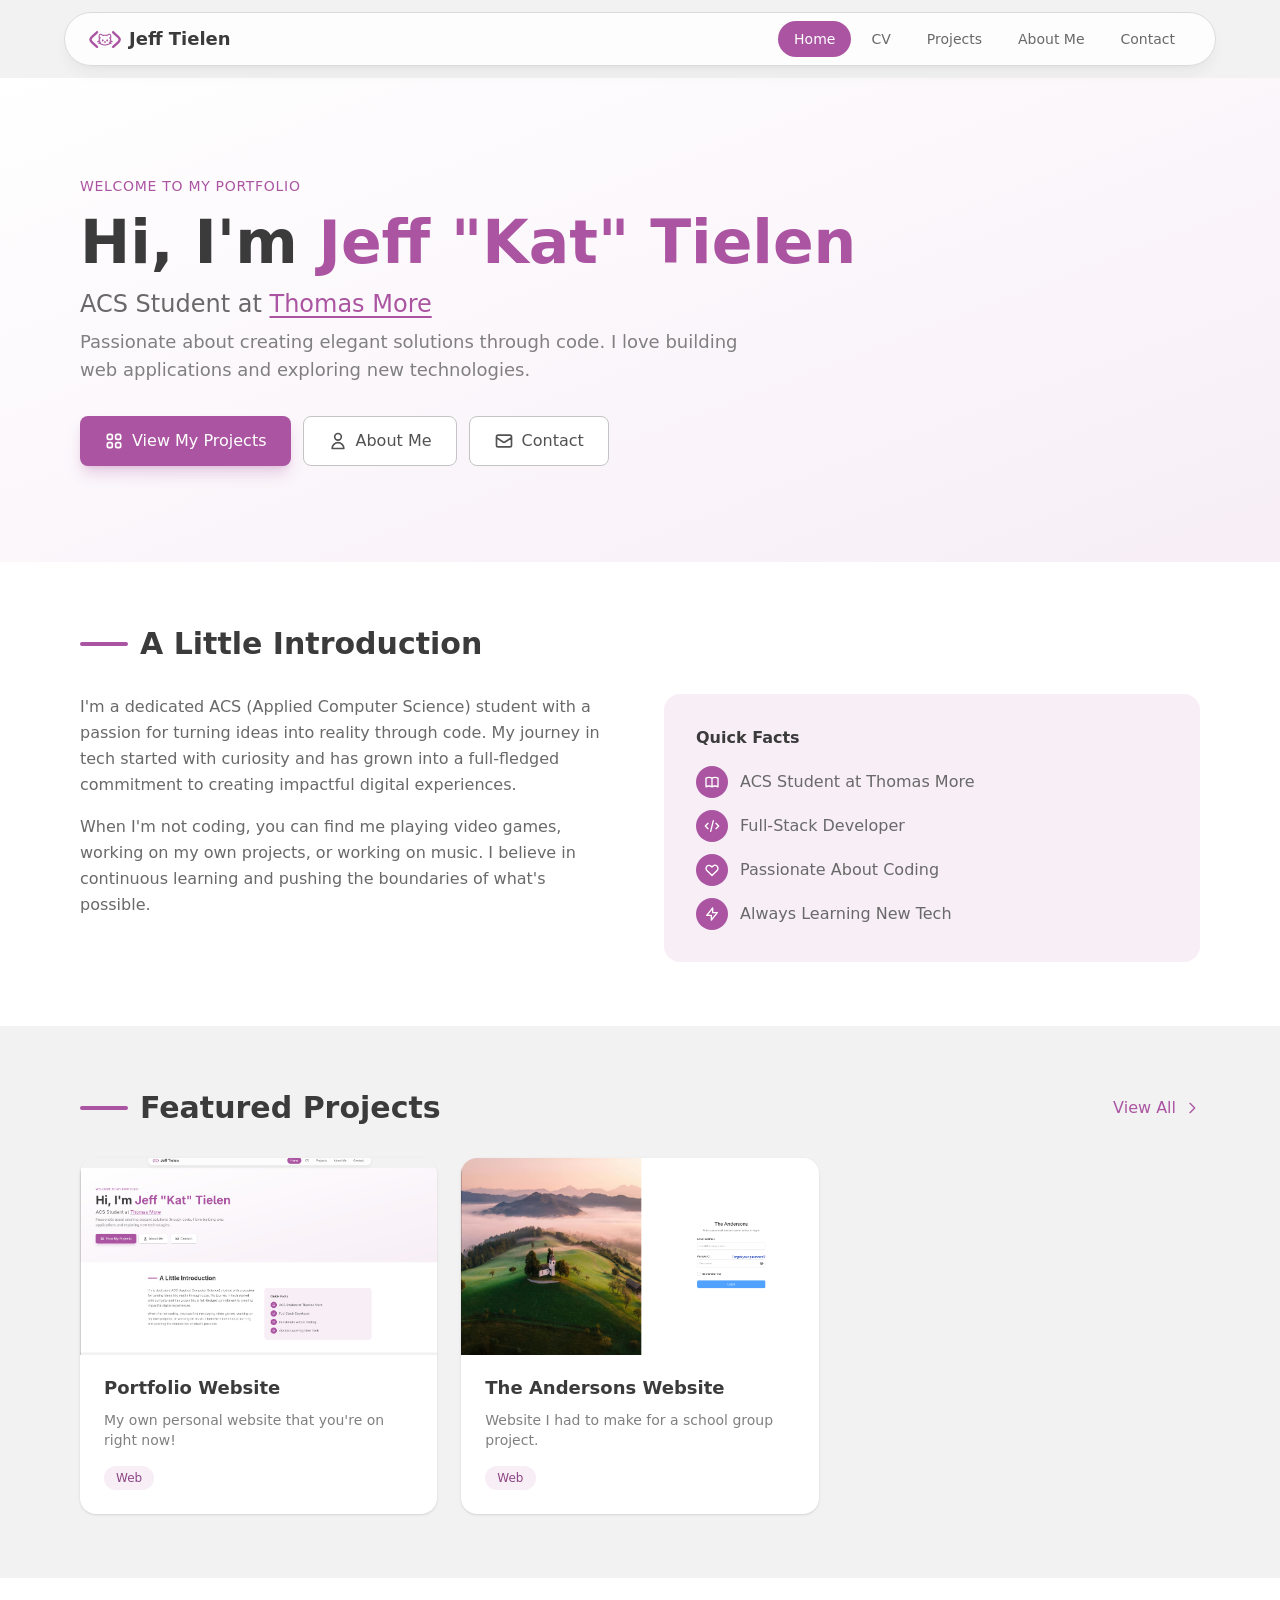
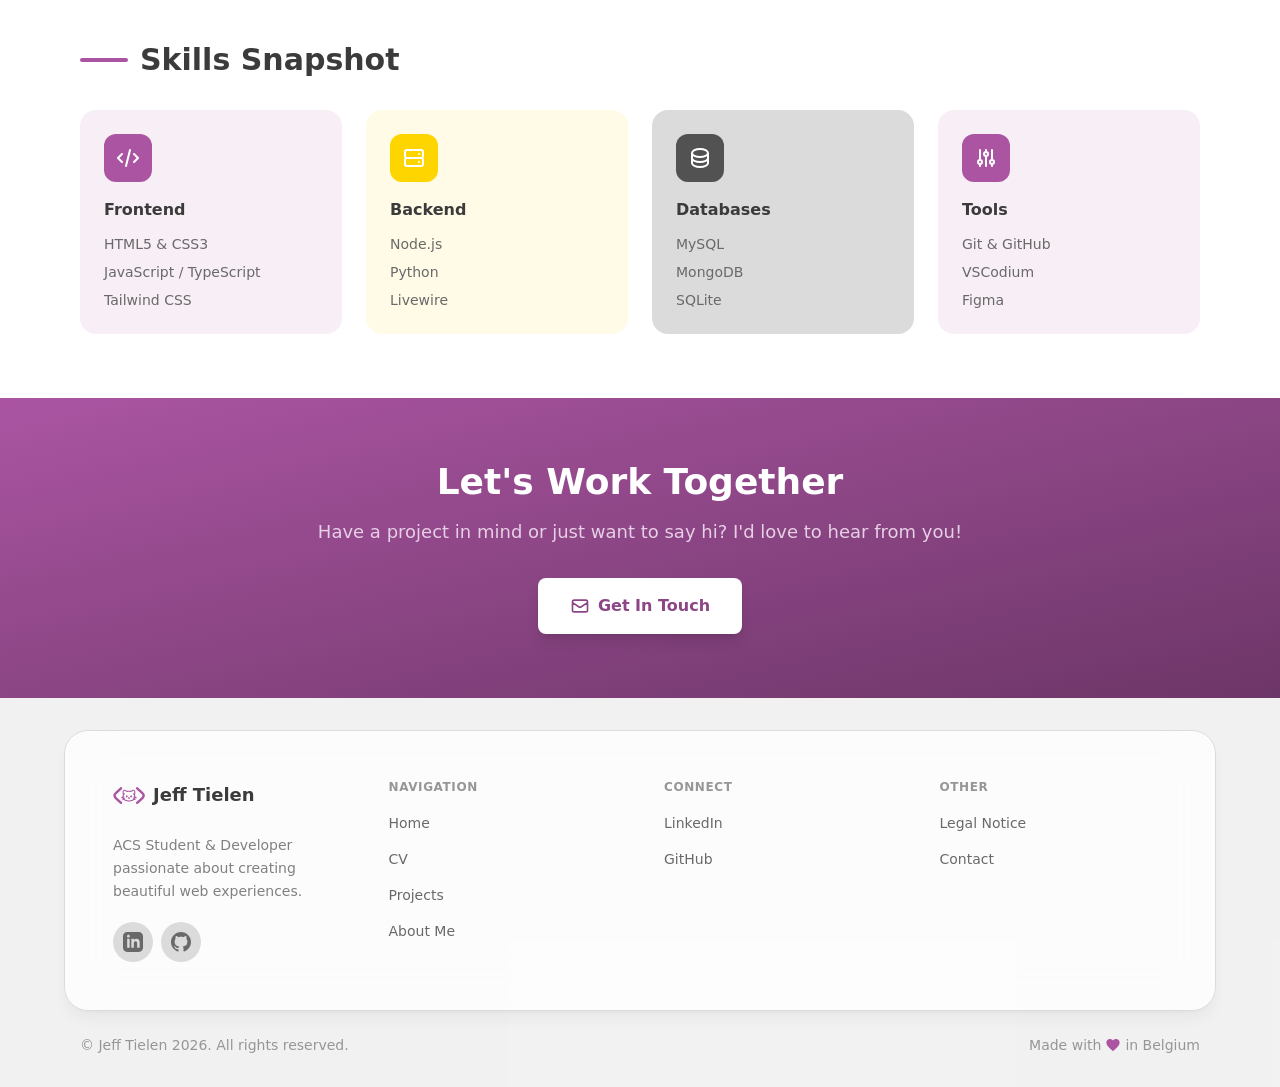
<file: index.html>
<!DOCTYPE html>
<html lang="en">
<head>
    <!-- Meta -->
    <meta charset="UTF-8">
    <meta name="viewport" content="width=device-width, initial-scale=1.0">
    <meta name="author" content="Jeff &quot;Kat&quot; Tielen">
    <meta name="description" content="This is the portfolio of Jeff &quot;Kat&quot; Tielen. Here you can their cv, projects and more!">
    <!-- Links -->
    <link rel="stylesheet" href="./resources/css/output.css">
    <link rel="shortcut icon" href="./resources/svg/favicon/favicon.svg" type="image/x-icon">
    <!-- Title -->
    <title>Jeff Tielen - Portfolio</title>
</head>
<body class="bg-mainblack-50 text-mainblack-800 min-h-screen flex flex-col">
    <!-- Header -->
    <header class="sticky top-0 z-50 px-4 lg:px-8 py-3">
        <!-- Navbar -->
        <nav class="max-w-6xl mx-auto bg-white/80 backdrop-blur-xl rounded-full px-4 lg:px-6 py-2 shadow-lg shadow-mainblack-900/5 border border-mainblack-100">
            <div class="flex items-center justify-between">
                <a href="index.html" class="flex items-center gap-2 text-lg font-bold text-mainblack-800 hover:text-mainpink-500 transition-colors">
                    <span class="w-8 h-8 rounded-lg flex items-center justify-center text-white text-sm font-bold"><img src="./resources/svg/favicon/favicon.svg" alt=""></span>
                    <span class="hidden sm:inline">Jeff Tielen</span>
                </a>
                <!-- Desktop Navigation -->
                <div class="hidden md:flex items-center gap-1">
                    <a href="index.html" class="px-4 py-2 text-sm font-medium text-white bg-mainpink-500 rounded-full transition-all">Home</a>
                    <a href="cv.html" class="px-4 py-2 text-sm font-medium text-mainblack-600 hover:text-mainpink-500 hover:bg-mainpink-50 rounded-full transition-all">CV</a>
                    <a href="projects.html" class="px-4 py-2 text-sm font-medium text-mainblack-600 hover:text-mainpink-500 hover:bg-mainpink-50 rounded-full transition-all">Projects</a>
                    <a href="aboutme.html" class="px-4 py-2 text-sm font-medium text-mainblack-600 hover:text-mainpink-500 hover:bg-mainpink-50 rounded-full transition-all">About Me</a>
                    <a href="contact.html" class="px-4 py-2 text-sm font-medium text-mainblack-600 hover:text-mainpink-500 hover:bg-mainpink-50 rounded-full transition-all">Contact</a>
                </div>
                <!-- Mobile Menu Button -->
                <button class="md:hidden flex items-center justify-center w-10 h-10 text-mainblack-600 hover:bg-mainpink-50 rounded-full transition-colors" id="mobile-menu-btn">
                    <svg xmlns="http://www.w3.org/2000/svg" class="h-5 w-5" fill="none" viewBox="0 0 24 24" stroke="currentColor">
                        <path stroke-linecap="round" stroke-linejoin="round" stroke-width="2" d="M4 6h16M4 12h16M4 18h16" />
                    </svg>
                </button>
            </div>
        </nav>
        <!-- Mobile Navigation -->
        <div class="md:hidden hidden mt-2 mx-auto max-w-6xl bg-white/95 backdrop-blur-xl rounded-2xl shadow-lg shadow-mainblack-900/10 border border-mainblack-100 overflow-hidden" id="mobile-menu">
            <a href="index.html" class="flex items-center gap-3 px-5 py-3 text-sm font-medium text-mainpink-500 bg-mainpink-50">
                <span class="w-2 h-2 bg-mainpink-500 rounded-full"></span>
                Home
            </a>
            <a href="cv.html" class="flex items-center gap-3 px-5 py-3 text-sm font-medium text-mainblack-600 hover:bg-mainpink-50 hover:text-mainpink-500 transition-colors">
                <span class="w-2 h-2 bg-transparent rounded-full"></span>
                CV
            </a>
            <a href="projects.html" class="flex items-center gap-3 px-5 py-3 text-sm font-medium text-mainblack-600 hover:bg-mainpink-50 hover:text-mainpink-500 transition-colors">
                <span class="w-2 h-2 bg-transparent rounded-full"></span>
                Projects
            </a>
            <a href="aboutme.html" class="flex items-center gap-3 px-5 py-3 text-sm font-medium text-mainblack-600 hover:bg-mainpink-50 hover:text-mainpink-500 transition-colors">
                <span class="w-2 h-2 bg-transparent rounded-full"></span>
                About Me
            </a>
            <a href="contact.html" class="flex items-center gap-3 px-5 py-3 text-sm font-medium text-mainblack-600 hover:bg-mainpink-50 hover:text-mainpink-500 transition-colors">
                <span class="w-2 h-2 bg-transparent rounded-full"></span>
                Contact
            </a>
        </div>
    </header>

    <!-- Main content -->
    <main class="flex-1">
        <!-- Hero Section -->
        <section class="w-full px-6 lg:px-20 py-16 lg:py-24 bg-gradient-to-br from-white to-mainpink-50">
            <div class="max-w-4xl">
                <span class="inline-block text-mainpink-500 font-medium mb-4 text-sm uppercase tracking-wider">Welcome to my portfolio</span>
                <h1 class="text-4xl lg:text-6xl font-bold text-mainblack-800 mb-4 text-balance">Hi, I&apos;m <span class="text-mainpink-500">Jeff &quot;Kat&quot; Tielen</span></h1>
                <p class="text-xl lg:text-2xl text-mainblack-600 mb-2">ACS Student at <a href="https://thomasmore.be/en" class="text-mainpink-500 hover:text-mainpink-600 underline underline-offset-4 transition-colors">Thomas More</a></p>
                <p class="text-mainblack-500 mb-8 max-w-2xl text-lg">Passionate about creating elegant solutions through code. I love building web applications and exploring new technologies.</p>
                <div class="flex flex-wrap gap-3">
                    <a class="inline-flex items-center gap-2 bg-mainpink-500 hover:bg-mainpink-600 px-6 py-3 rounded-lg text-white font-medium transition-colors shadow-lg shadow-mainpink-500/25" href="projects.html">
                        <svg xmlns="http://www.w3.org/2000/svg" class="h-5 w-5" fill="none" viewBox="0 0 24 24" stroke="currentColor">
                            <path stroke-linecap="round" stroke-linejoin="round" stroke-width="2" d="M4 6a2 2 0 012-2h2a2 2 0 012 2v2a2 2 0 01-2 2H6a2 2 0 01-2-2V6zM14 6a2 2 0 012-2h2a2 2 0 012 2v2a2 2 0 01-2 2h-2a2 2 0 01-2-2V6zM4 16a2 2 0 012-2h2a2 2 0 012 2v2a2 2 0 01-2 2H6a2 2 0 01-2-2v-2zM14 16a2 2 0 012-2h2a2 2 0 012 2v2a2 2 0 01-2 2h-2a2 2 0 01-2-2v-2z" />
                        </svg>
                        View My Projects
                    </a>
                    <a class="inline-flex items-center gap-2 bg-white hover:bg-mainblack-50 px-6 py-3 rounded-lg text-mainblack-700 font-medium transition-colors border border-mainblack-200" href="aboutme.html">
                        <svg xmlns="http://www.w3.org/2000/svg" class="h-5 w-5" fill="none" viewBox="0 0 24 24" stroke="currentColor">
                            <path stroke-linecap="round" stroke-linejoin="round" stroke-width="2" d="M16 7a4 4 0 11-8 0 4 4 0 018 0zM12 14a7 7 0 00-7 7h14a7 7 0 00-7-7z" />
                        </svg>
                        About Me
                    </a>
                    <a class="inline-flex items-center gap-2 bg-white hover:bg-mainblack-50 px-6 py-3 rounded-lg text-mainblack-700 font-medium transition-colors border border-mainblack-200" href="contact.html">
                        <svg xmlns="http://www.w3.org/2000/svg" class="h-5 w-5" fill="none" viewBox="0 0 24 24" stroke="currentColor">
                            <path stroke-linecap="round" stroke-linejoin="round" stroke-width="2" d="M3 8l7.89 5.26a2 2 0 002.22 0L21 8M5 19h14a2 2 0 002-2V7a2 2 0 00-2-2H5a2 2 0 00-2 2v10a2 2 0 002 2z" />
                        </svg>
                        Contact
                    </a>
                </div>
            </div>
        </section>

        <!-- Quick Introduction -->
        <section class="w-full px-6 lg:px-20 py-16 bg-white">
            <div class="max-w-6xl mx-auto">
                <div class="flex items-center gap-3 mb-8">
                    <div class="w-12 h-1 bg-mainpink-500 rounded-full"></div>
                    <h2 class="text-2xl lg:text-3xl font-bold text-mainblack-800">A Little Introduction</h2>
                </div>
                <div class="grid md:grid-cols-2 gap-8 lg:gap-12">
                    <div class="space-y-4">
                        <p class="text-mainblack-600 leading-relaxed">
                            I&apos;m a dedicated ACS (Applied Computer Science) student with a passion for turning ideas into reality through code. My journey in tech started with curiosity and has grown into a full-fledged commitment to creating impactful digital experiences.
                        </p>
                        <p class="text-mainblack-600 leading-relaxed">
                            When I&apos;m not coding, you can find me playing video games, working on my own projects, or working on music. I believe in continuous learning and pushing the boundaries of what&apos;s possible.
                        </p>
                    </div>
                    <div class="bg-mainpink-50 rounded-2xl p-6 lg:p-8">
                        <h3 class="font-semibold text-mainblack-800 mb-4">Quick Facts</h3>
                        <ul class="space-y-3">
                            <li class="flex items-center gap-3 text-mainblack-600">
                                <span class="w-8 h-8 bg-mainpink-500 rounded-full flex items-center justify-center text-white text-sm">
                                    <svg xmlns="http://www.w3.org/2000/svg" class="h-4 w-4" fill="none" viewBox="0 0 24 24" stroke="currentColor">
                                        <path stroke-linecap="round" stroke-linejoin="round" stroke-width="2" d="M12 6.253v13m0-13C10.832 5.477 9.246 5 7.5 5S4.168 5.477 3 6.253v13C4.168 18.477 5.754 18 7.5 18s3.332.477 4.5 1.253m0-13C13.168 5.477 14.754 5 16.5 5c1.747 0 3.332.477 4.5 1.253v13C19.832 18.477 18.247 18 16.5 18c-1.746 0-3.332.477-4.5 1.253" />
                                    </svg>
                                </span>
                                ACS Student at Thomas More
                            </li>
                            <li class="flex items-center gap-3 text-mainblack-600">
                                <span class="w-8 h-8 bg-mainpink-500 rounded-full flex items-center justify-center text-white text-sm">
                                    <svg xmlns="http://www.w3.org/2000/svg" class="h-4 w-4" fill="none" viewBox="0 0 24 24" stroke="currentColor">
                                        <path stroke-linecap="round" stroke-linejoin="round" stroke-width="2" d="M10 20l4-16m4 4l4 4-4 4M6 16l-4-4 4-4" />
                                    </svg>
                                </span>
                                Full-Stack Developer
                            </li>
                            <li class="flex items-center gap-3 text-mainblack-600">
                                <span class="w-8 h-8 bg-mainpink-500 rounded-full flex items-center justify-center text-white text-sm">
                                    <svg xmlns="http://www.w3.org/2000/svg" class="h-4 w-4" fill="none" viewBox="0 0 24 24" stroke="currentColor">
                                        <path stroke-linecap="round" stroke-linejoin="round" stroke-width="2" d="M4.318 6.318a4.5 4.5 0 000 6.364L12 20.364l7.682-7.682a4.5 4.5 0 00-6.364-6.364L12 7.636l-1.318-1.318a4.5 4.5 0 00-6.364 0z" />
                                    </svg>
                                </span>
                                Passionate About Coding
                            </li>
                            <li class="flex items-center gap-3 text-mainblack-600">
                                <span class="w-8 h-8 bg-mainpink-500 rounded-full flex items-center justify-center text-white text-sm">
                                    <svg xmlns="http://www.w3.org/2000/svg" class="h-4 w-4" fill="none" viewBox="0 0 24 24" stroke="currentColor">
                                        <path stroke-linecap="round" stroke-linejoin="round" stroke-width="2" d="M13 10V3L4 14h7v7l9-11h-7z" />
                                    </svg>
                                </span>
                                Always Learning New Tech
                            </li>
                        </ul>
                    </div>
                </div>
            </div>
        </section>

        <!-- Projects Preview -->
        <section class="w-full px-6 lg:px-20 py-16 bg-mainblack-50">
            <div class="max-w-6xl mx-auto">
                <div class="flex items-center justify-between mb-8">
                    <div class="flex items-center gap-3">
                        <div class="w-12 h-1 bg-mainpink-500 rounded-full"></div>
                        <h2 class="text-2xl lg:text-3xl font-bold text-mainblack-800">Featured Projects</h2>
                    </div>
                    <a href="projects.html" class="hidden sm:inline-flex items-center gap-2 text-mainpink-500 hover:text-mainpink-600 font-medium transition-colors">
                        View All
                        <svg xmlns="http://www.w3.org/2000/svg" class="h-4 w-4" fill="none" viewBox="0 0 24 24" stroke="currentColor">
                            <path stroke-linecap="round" stroke-linejoin="round" stroke-width="2" d="M9 5l7 7-7 7" />
                        </svg>
                    </a>
                </div>
                <div class="grid md:grid-cols-2 lg:grid-cols-3 gap-6">
                    <!-- Portfolio -->
                    <article class="bg-white rounded-2xl overflow-hidden shadow-sm hover:shadow-lg transition-shadow group">
                        <div class="h-48 bg-gradient-to-br from-mainpink-400 to-mainpink-600 flex items-center justify-center">
                            <img src="./resources/img/portfolio1.png" alt="Image of my portfolio.">
                        </div>
                        <div class="p-6">
                            <h3 class="font-semibold text-lg text-mainblack-800 mb-2 group-hover:text-mainpink-500 transition-colors">Portfolio Website</h3>
                            <p class="text-mainblack-500 text-sm mb-4">My own personal website that you're on right now!</p>
                            <div class="flex flex-wrap gap-2">
                                <span class="px-3 py-1 bg-mainpink-50 text-mainpink-600 text-xs rounded-full font-medium">Web</span>
                            </div>
                        </div>
                    </article>
                    <!-- Skill 2 Project -->
                    <article class="bg-white rounded-2xl overflow-hidden shadow-sm hover:shadow-lg transition-shadow group">
                        <div class="h-48 bg-gradient-to-br from-mainyellow-400 to-mainyellow-600 flex items-center justify-center">
                            <img src="./resources/img/skill2_project1.png" alt="Image of my SKILL2 Project">
                        </div>
                        <div class="p-6">
                            <h3 class="font-semibold text-lg text-mainblack-800 mb-2 group-hover:text-mainpink-500 transition-colors">The Andersons Website</h3>
                            <p class="text-mainblack-500 text-sm mb-4">Website I had to make for a school group project.</p>
                            <div class="flex flex-wrap gap-2">
                                <span class="px-3 py-1 bg-mainpink-50 text-mainpink-600 text-xs rounded-full font-medium">Web</span>
                            </div>
                        </div>
                    </article>
                </div>
                <a href="projects.html" class="sm:hidden mt-6 inline-flex items-center gap-2 text-mainpink-500 hover:text-mainpink-600 font-medium transition-colors">
                    View All Projects
                    <svg xmlns="http://www.w3.org/2000/svg" class="h-4 w-4" fill="none" viewBox="0 0 24 24" stroke="currentColor">
                        <path stroke-linecap="round" stroke-linejoin="round" stroke-width="2" d="M9 5l7 7-7 7" />
                    </svg>
                </a>
            </div>
        </section>

        <!-- Skills Snapshot -->
        <section class="w-full px-6 lg:px-20 py-16 bg-white">
            <div class="max-w-6xl mx-auto">
                <div class="flex items-center gap-3 mb-8">
                    <div class="w-12 h-1 bg-mainpink-500 rounded-full"></div>
                    <h2 class="text-2xl lg:text-3xl font-bold text-mainblack-800">Skills Snapshot</h2>
                </div>
                <div class="grid sm:grid-cols-2 lg:grid-cols-4 gap-6">
                    <!-- Skill Category 1 -->
                    <div class="p-6 bg-mainpink-50 rounded-2xl">
                        <div class="w-12 h-12 bg-mainpink-500 rounded-xl flex items-center justify-center mb-4">
                            <svg xmlns="http://www.w3.org/2000/svg" class="h-6 w-6 text-white" fill="none" viewBox="0 0 24 24" stroke="currentColor">
                                <path stroke-linecap="round" stroke-linejoin="round" stroke-width="2" d="M10 20l4-16m4 4l4 4-4 4M6 16l-4-4 4-4" />
                            </svg>
                        </div>
                        <h3 class="font-semibold text-mainblack-800 mb-3">Frontend</h3>
                        <ul class="space-y-2 text-sm text-mainblack-600">
                            <li>HTML5 &amp; CSS3</li>
                            <li>JavaScript / TypeScript</li>
                            <li>Tailwind CSS</li>
                        </ul>
                    </div>
                    <!-- Skill Category 2 -->
                    <div class="p-6 bg-mainyellow-50 rounded-2xl">
                        <div class="w-12 h-12 bg-mainyellow-500 rounded-xl flex items-center justify-center mb-4">
                            <svg xmlns="http://www.w3.org/2000/svg" class="h-6 w-6 text-white" fill="none" viewBox="0 0 24 24" stroke="currentColor">
                                <path stroke-linecap="round" stroke-linejoin="round" stroke-width="2" d="M5 12h14M5 12a2 2 0 01-2-2V6a2 2 0 012-2h14a2 2 0 012 2v4a2 2 0 01-2 2M5 12a2 2 0 00-2 2v4a2 2 0 002 2h14a2 2 0 002-2v-4a2 2 0 00-2-2m-2-4h.01M17 16h.01" />
                            </svg>
                        </div>
                        <h3 class="font-semibold text-mainblack-800 mb-3">Backend</h3>
                        <ul class="space-y-2 text-sm text-mainblack-600">
                            <li>Node.js</li>
                            <li>Python</li>
                            <li>Livewire</li>
                        </ul>
                    </div>
                    <!-- Skill Category 3 -->
                    <div class="p-6 bg-mainblack-100 rounded-2xl">
                        <div class="w-12 h-12 bg-mainblack-700 rounded-xl flex items-center justify-center mb-4">
                            <svg xmlns="http://www.w3.org/2000/svg" class="h-6 w-6 text-white" fill="none" viewBox="0 0 24 24" stroke="currentColor">
                                <path stroke-linecap="round" stroke-linejoin="round" stroke-width="2" d="M4 7v10c0 2.21 3.582 4 8 4s8-1.79 8-4V7M4 7c0 2.21 3.582 4 8 4s8-1.79 8-4M4 7c0-2.21 3.582-4 8-4s8 1.79 8 4m0 5c0 2.21-3.582 4-8 4s-8-1.79-8-4" />
                            </svg>
                        </div>
                        <h3 class="font-semibold text-mainblack-800 mb-3">Databases</h3>
                        <ul class="space-y-2 text-sm text-mainblack-600">
                            <li>MySQL</li>
                            <li>MongoDB</li>
                            <li>SQLite</li>
                        </ul>
                    </div>
                    <!-- Skill Category 4 -->
                    <div class="p-6 bg-mainpink-50 rounded-2xl">
                        <div class="w-12 h-12 bg-mainpink-500 rounded-xl flex items-center justify-center mb-4">
                            <svg xmlns="http://www.w3.org/2000/svg" class="h-6 w-6 text-white" fill="none" viewBox="0 0 24 24" stroke="currentColor">
                                <path stroke-linecap="round" stroke-linejoin="round" stroke-width="2" d="M12 6V4m0 2a2 2 0 100 4m0-4a2 2 0 110 4m-6 8a2 2 0 100-4m0 4a2 2 0 110-4m0 4v2m0-6V4m6 6v10m6-2a2 2 0 100-4m0 4a2 2 0 110-4m0 4v2m0-6V4" />
                            </svg>
                        </div>
                        <h3 class="font-semibold text-mainblack-800 mb-3">Tools</h3>
                        <ul class="space-y-2 text-sm text-mainblack-600">
                            <li>Git &amp; GitHub</li>
                            <li>VSCodium</li>
                            <li>Figma</li>
                        </ul>
                    </div>
                </div>
            </div>
        </section>

        <!-- Call to Action -->
        <section class="w-full px-6 lg:px-20 py-16 bg-gradient-to-br from-mainpink-500 to-mainpink-700">
            <div class="max-w-4xl mx-auto text-center">
                <h2 class="text-2xl lg:text-4xl font-bold text-white mb-4 text-balance">Let&apos;s Work Together</h2>
                <p class="text-mainpink-100 mb-8 text-lg max-w-2xl mx-auto">Have a project in mind or just want to say hi? I&apos;d love to hear from you!</p>
                <a href="contact.html" class="inline-flex items-center gap-2 bg-white hover:bg-mainblack-50 px-8 py-4 rounded-lg text-mainpink-600 font-semibold transition-colors shadow-lg">
                    <svg xmlns="http://www.w3.org/2000/svg" class="h-5 w-5" fill="none" viewBox="0 0 24 24" stroke="currentColor">
                        <path stroke-linecap="round" stroke-linejoin="round" stroke-width="2" d="M3 8l7.89 5.26a2 2 0 002.22 0L21 8M5 19h14a2 2 0 002-2V7a2 2 0 00-2-2H5a2 2 0 00-2 2v10a2 2 0 002 2z" />
                    </svg>
                    Get In Touch
                </a>
            </div>
        </section>
    </main>

    <!-- Footer -->
    <footer class="w-full px-4 lg:px-8 py-8 bg-mainblack-50/50">
        <div class="max-w-6xl mx-auto">
            <!-- Main Footer Card -->
            <div class="bg-white/80 backdrop-blur-xl rounded-3xl p-8 lg:p-12 shadow-lg shadow-mainblack-900/5 border border-mainblack-100">
                <div class="grid sm:grid-cols-2 lg:grid-cols-4 gap-10 lg:gap-12">
                    <!-- Brand -->
                    <div class="sm:col-span-2 lg:col-span-1">
                        <a href="index.html" class="inline-flex items-center gap-2 text-lg font-bold text-mainblack-800 hover:text-mainpink-500 transition-colors">
                            <span class="w-8 h-8 rounded-lg flex items-center justify-center text-white text-sm font-bold"><img src="./resources/svg/favicon/favicon.svg" alt=""></span>
                            Jeff Tielen
                        </a>
                        <p class="text-sm text-mainblack-500 mt-4 leading-relaxed">ACS Student &amp; Developer passionate about creating beautiful web experiences.</p>
                        <!-- Social Icons -->
                        <div class="flex items-center gap-2 mt-5">
                            <a href="https://linkedin.com/in/jeff-tielen" class="w-10 h-10 flex items-center justify-center rounded-full bg-mainblack-100 text-mainblack-600 hover:bg-mainpink-500 hover:text-white transition-all">
                                <svg xmlns="http://www.w3.org/2000/svg" class="h-5 w-5" fill="currentColor" viewBox="0 0 24 24">
                                    <path d="M19 0h-14c-2.761 0-5 2.239-5 5v14c0 2.761 2.239 5 5 5h14c2.762 0 5-2.239 5-5v-14c0-2.761-2.238-5-5-5zm-11 19h-3v-11h3v11zm-1.5-12.268c-.966 0-1.75-.79-1.75-1.764s.784-1.764 1.75-1.764 1.75.79 1.75 1.764-.783 1.764-1.75 1.764zm13.5 12.268h-3v-5.604c0-3.368-4-3.113-4 0v5.604h-3v-11h3v1.765c1.396-2.586 7-2.777 7 2.476v6.759z"/>
                                </svg>
                            </a>
                            <a href="https://github.com/KatQwer" class="w-10 h-10 flex items-center justify-center rounded-full bg-mainblack-100 text-mainblack-600 hover:bg-mainpink-500 hover:text-white transition-all">
                                <svg xmlns="http://www.w3.org/2000/svg" class="h-5 w-5" fill="currentColor" viewBox="0 0 24 24">
                                    <path d="M12 0c-6.626 0-12 5.373-12 12 0 5.302 3.438 9.8 8.207 11.387.599.111.793-.261.793-.577v-2.234c-3.338.726-4.033-1.416-4.033-1.416-.546-1.387-1.333-1.756-1.333-1.756-1.089-.745.083-.729.083-.729 1.205.084 1.839 1.237 1.839 1.237 1.07 1.834 2.807 1.304 3.492.997.107-.775.418-1.305.762-1.604-2.665-.305-5.467-1.334-5.467-5.931 0-1.311.469-2.381 1.236-3.221-.124-.303-.535-1.524.117-3.176 0 0 1.008-.322 3.301 1.23.957-.266 1.983-.399 3.003-.404 1.02.005 2.047.138 3.006.404 2.291-1.552 3.297-1.23 3.297-1.23.653 1.653.242 2.874.118 3.176.77.84 1.235 1.911 1.235 3.221 0 4.609-2.807 5.624-5.479 5.921.43.372.823 1.102.823 2.222v3.293c0 .319.192.694.801.576 4.765-1.589 8.199-6.086 8.199-11.386 0-6.627-5.373-12-12-12z"/>
                                </svg>
                            </a>
                        </div>
                    </div>
                    <!-- Navigation -->
                    <div>
                        <h2 class="text-xs font-semibold text-mainblack-400 uppercase tracking-wider mb-4">Navigation</h2>
                        <ul class="space-y-3">
                            <li><a href="index.html" class="text-sm text-mainblack-600 hover:text-mainpink-500 hover:translate-x-1 inline-block transition-all">Home</a></li>
                            <li><a href="cv.html" class="text-sm text-mainblack-600 hover:text-mainpink-500 hover:translate-x-1 inline-block transition-all">CV</a></li>
                            <li><a href="projects.html" class="text-sm text-mainblack-600 hover:text-mainpink-500 hover:translate-x-1 inline-block transition-all">Projects</a></li>
                            <li><a href="aboutme.html" class="text-sm text-mainblack-600 hover:text-mainpink-500 hover:translate-x-1 inline-block transition-all">About Me</a></li>
                        </ul>
                    </div>
                    <!-- Connect -->
                    <div>
                        <h2 class="text-xs font-semibold text-mainblack-400 uppercase tracking-wider mb-4">Connect</h2>
                        <ul class="space-y-3">
                            <li><a href="https://linkedin.com/in/jeff-tielen" class="text-sm text-mainblack-600 hover:text-mainpink-500 hover:translate-x-1 inline-block transition-all">LinkedIn</a></li>
                            <li><a href="https://github.com/KatQwer" class="text-sm text-mainblack-600 hover:text-mainpink-500 hover:translate-x-1 inline-block transition-all">GitHub</a></li>
                        </ul>
                    </div>
                    <!-- Other -->
                    <div>
                        <h2 class="text-xs font-semibold text-mainblack-400 uppercase tracking-wider mb-4">Other</h2>
                        <ul class="space-y-3">
                            <li><a href="legalnotice.html" class="text-sm text-mainblack-600 hover:text-mainpink-500 hover:translate-x-1 inline-block transition-all">Legal Notice</a></li>
                            <li><a href="contact.html" class="text-sm text-mainblack-600 hover:text-mainpink-500 hover:translate-x-1 inline-block transition-all">Contact</a></li>
                        </ul>
                    </div>
                </div>
            </div>
            <!-- Copyright disclaimer -->
            <div class="mt-6 flex flex-col sm:flex-row items-center justify-between gap-4 px-4">
                <span class="text-sm text-mainblack-400">&copy; Jeff Tielen 2026. All rights reserved.</span>
                <div class="flex items-center gap-1 text-sm text-mainblack-400">
                    Made with
                    <svg xmlns="http://www.w3.org/2000/svg" class="h-4 w-4 text-mainpink-500" fill="currentColor" viewBox="0 0 24 24">
                        <path d="M12 21.35l-1.45-1.32C5.4 15.36 2 12.28 2 8.5 2 5.42 4.42 3 7.5 3c1.74 0 3.41.81 4.5 2.09C13.09 3.81 14.76 3 16.5 3 19.58 3 22 5.42 22 8.5c0 3.78-3.4 6.86-8.55 11.54L12 21.35z"/>
                    </svg>
                    in Belgium
                </div>
            </div>
        </div>
    </footer>

    <!-- Mobile Menu Script -->
    <script>
        document.getElementById('mobile-menu-btn').addEventListener('click', function() {
            const menu = document.getElementById('mobile-menu');
            menu.classList.toggle('hidden');
        });
    </script>
</body>
</html>
</file>
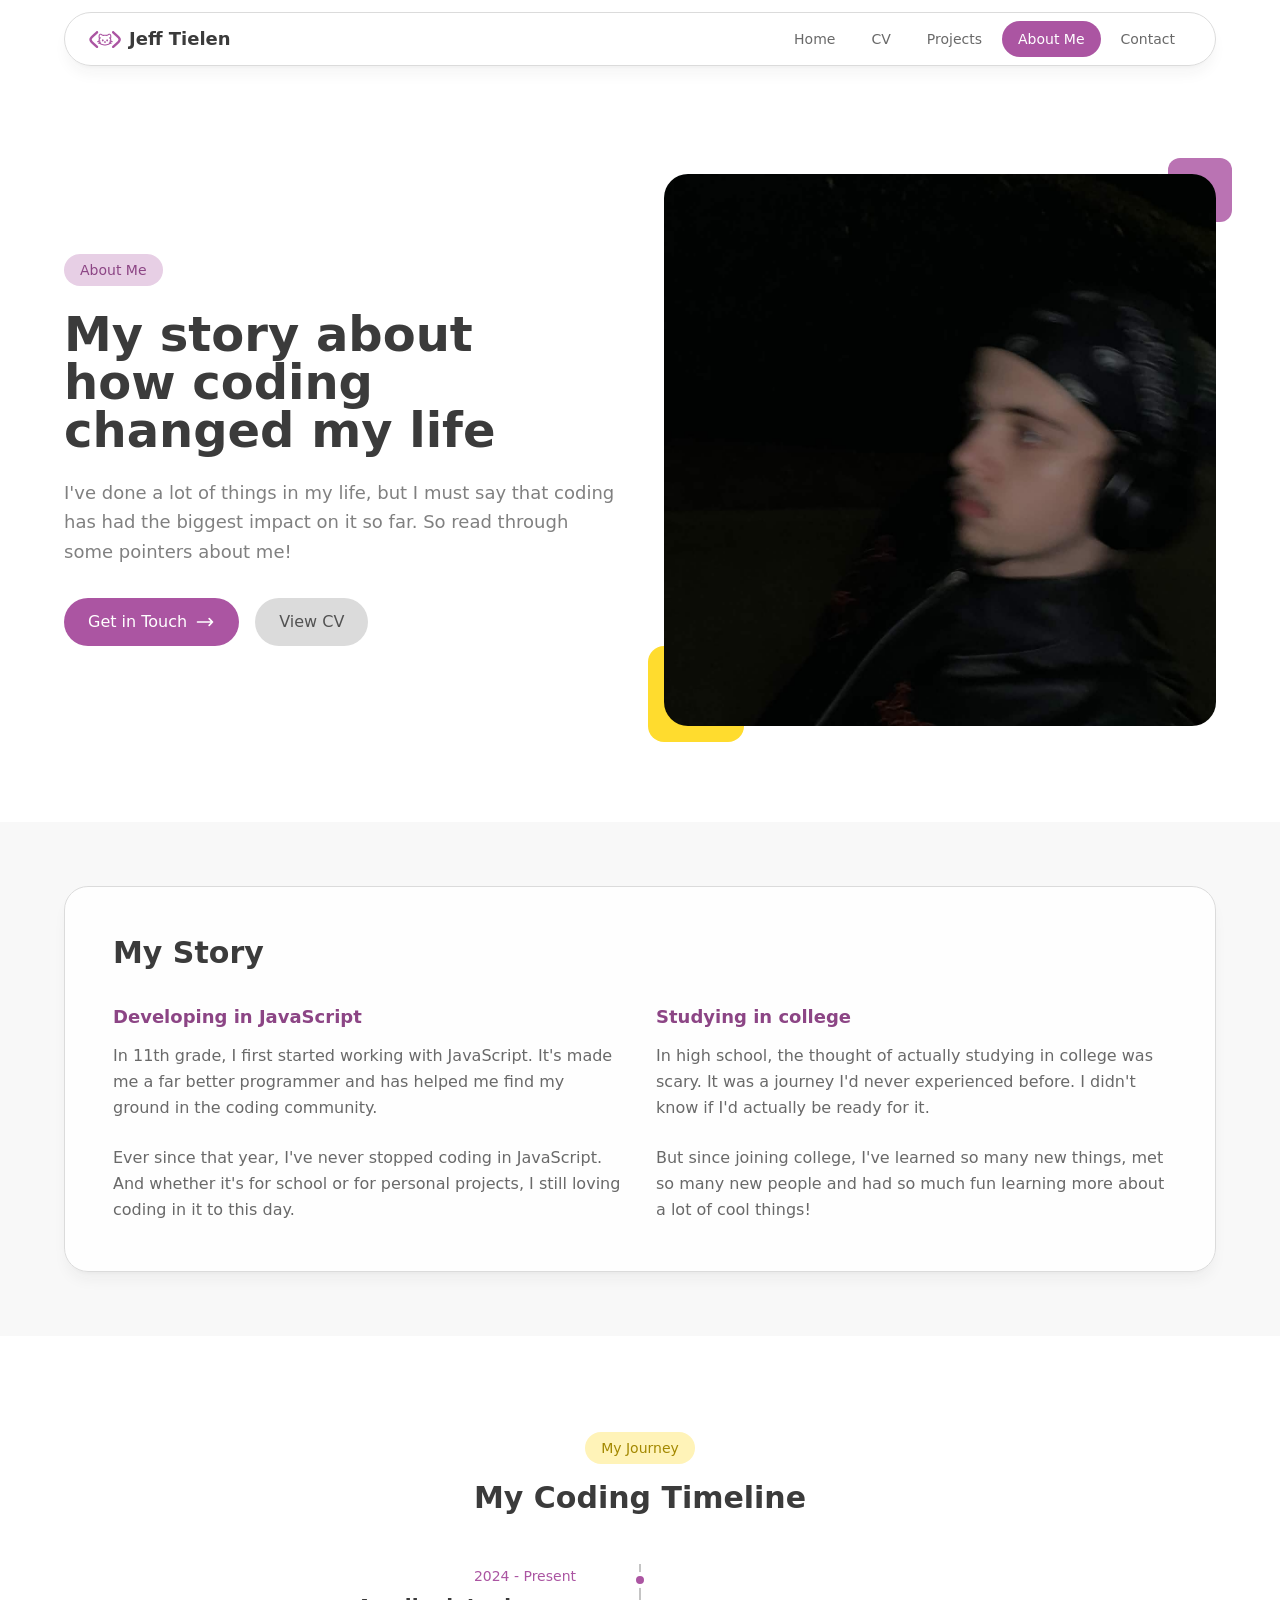
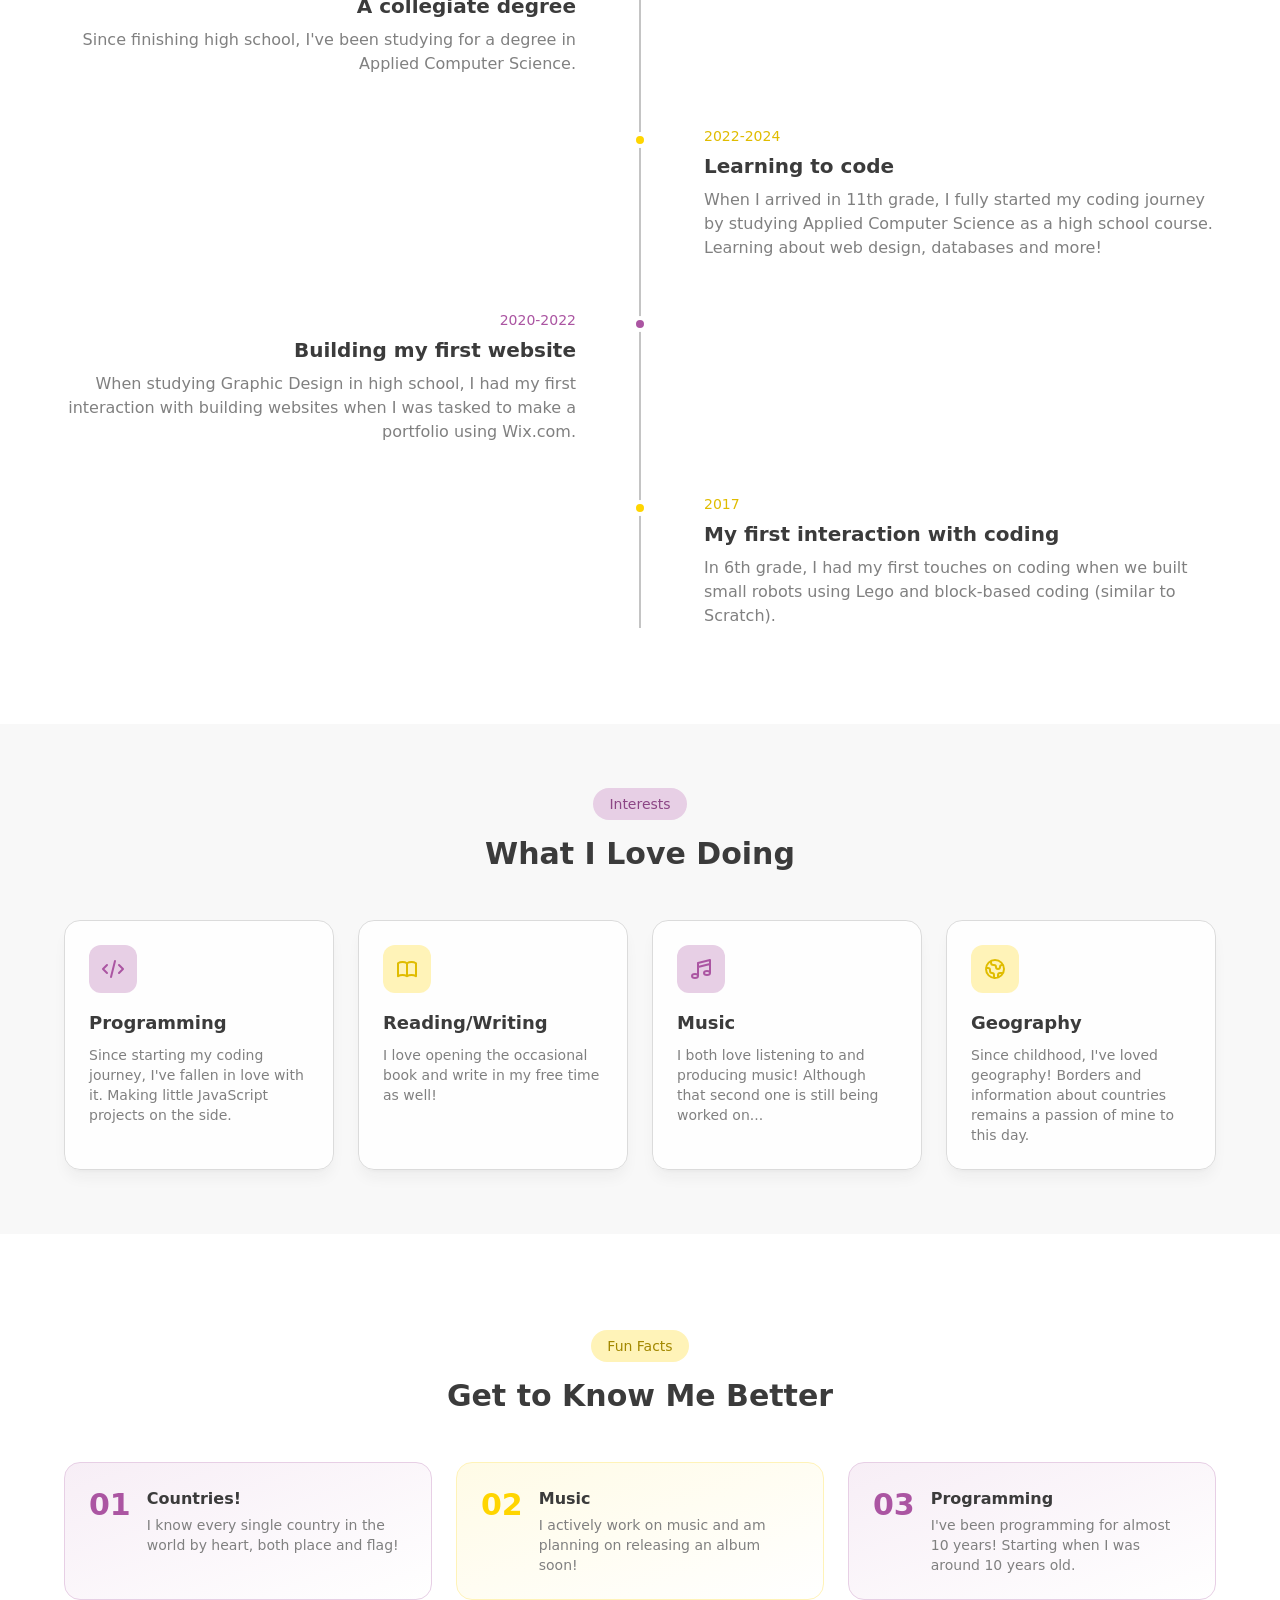
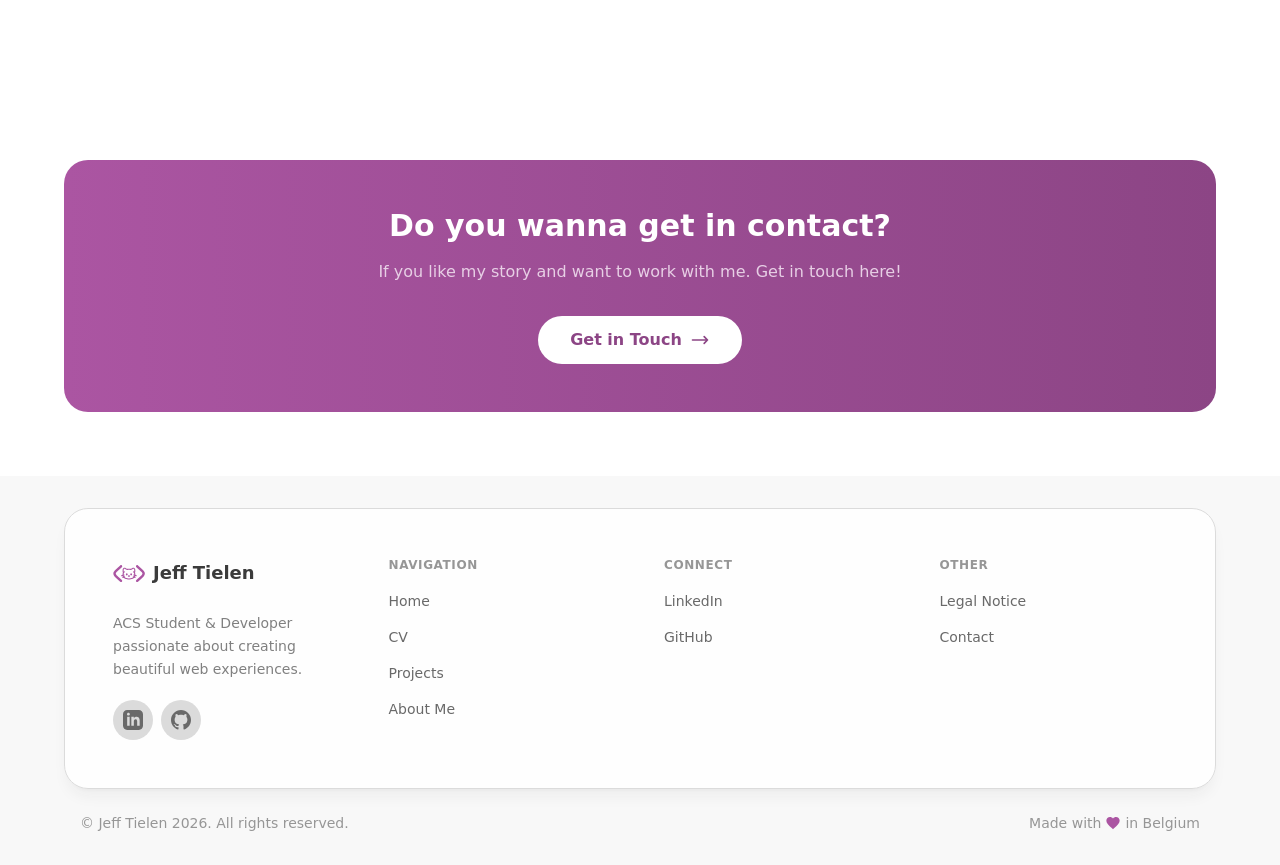
<file: aboutme.html>
<!DOCTYPE html>
<html lang="en">
<head>
    <!-- Meta -->
    <meta charset="UTF-8">
    <meta name="viewport" content="width=device-width, initial-scale=1.0">
    <meta name="author" content="Jeff &quot;Kat&quot; Tielen">
    <meta name="description" content="This page talks about the history of Jeff &quot;Kat&quot; Tielen.">
    <!-- Links -->
    <link rel="stylesheet" href="./resources/css/output.css">
    <link rel="shortcut icon" href="./resources/svg/favicon/favicon.svg" type="image/x-icon">
    <!-- Title -->
    <title>Jeff Tielen - About Me</title>
</head>
<body class="bg-white text-mainblack-800">
    <!-- Header -->
    <header class="sticky top-0 z-50 px-4 lg:px-8 py-3">
        <!-- Navbar -->
        <nav class="max-w-6xl mx-auto bg-white/80 backdrop-blur-xl rounded-full px-4 lg:px-6 py-2 shadow-lg shadow-mainblack-900/5 border border-mainblack-100">
            <div class="flex items-center justify-between">
                <a href="index.html" class="flex items-center gap-2 text-lg font-bold text-mainblack-800 hover:text-mainpink-500 transition-colors">
                    <span class="w-8 h-8 rounded-lg flex items-center justify-center text-white text-sm font-bold"><img src="./resources/svg/favicon/favicon.svg" alt=""></span>
                    <span class="hidden sm:inline">Jeff Tielen</span>
                </a>
                <!-- Desktop Navigation -->
                <div class="hidden md:flex items-center gap-1">
                    <a href="index.html" class="px-4 py-2 text-sm font-medium text-mainblack-600 hover:text-mainpink-500 hover:bg-mainpink-50 rounded-full transition-all">Home</a>
                    <a href="cv.html" class="px-4 py-2 text-sm font-medium text-mainblack-600 hover:text-mainpink-500 hover:bg-mainpink-50 rounded-full transition-all">CV</a>
                    <a href="projects.html" class="px-4 py-2 text-sm font-medium text-mainblack-600 hover:text-mainpink-500 hover:bg-mainpink-50 rounded-full transition-all">Projects</a>
                    <a href="aboutme.html" class="px-4 py-2 text-sm font-medium text-white bg-mainpink-500 rounded-full transition-all">About Me</a>
                    <a href="contact.html" class="px-4 py-2 text-sm font-medium text-mainblack-600 hover:text-mainpink-500 hover:bg-mainpink-50 rounded-full transition-all">Contact</a>
                </div>
                <!-- Mobile Menu Button -->
                <button class="md:hidden flex items-center justify-center w-10 h-10 text-mainblack-600 hover:bg-mainpink-50 rounded-full transition-colors" id="mobile-menu-btn">
                    <svg xmlns="http://www.w3.org/2000/svg" class="h-5 w-5" fill="none" viewBox="0 0 24 24" stroke="currentColor">
                        <path stroke-linecap="round" stroke-linejoin="round" stroke-width="2" d="M4 6h16M4 12h16M4 18h16" />
                    </svg>
                </button>
            </div>
        </nav>
        <!-- Mobile Navigation -->
        <div class="md:hidden hidden mt-2 mx-auto max-w-6xl bg-white/95 backdrop-blur-xl rounded-2xl shadow-lg shadow-mainblack-900/10 border border-mainblack-100 overflow-hidden" id="mobile-menu">
            <a href="index.html" class="flex items-center gap-3 px-5 py-3 text-sm font-medium text-mainblack-600 hover:bg-mainpink-50 hover:text-mainpink-500">
                <span class="w-2 h-2 bg-transparent rounded-full"></span>
                Home
            </a>
            <a href="cv.html" class="flex items-center gap-3 px-5 py-3 text-sm font-medium text-mainblack-600 hover:bg-mainpink-50 hover:text-mainpink-500 transition-colors">
                <span class="w-2 h-2 bg-transparent rounded-full"></span>
                CV
            </a>
            <a href="projects.html" class="flex items-center gap-3 px-5 py-3 text-sm font-medium text-mainblack-600 hover:bg-mainpink-50 hover:text-mainpink-500 transition-colors">
                <span class="w-2 h-2 bg-transparent rounded-full"></span>
                Projects
            </a>
            <a href="aboutme.html" class="flex items-center gap-3 px-5 py-3 text-sm font-medium text-mainpink-500 bg-mainpink-50 transition-colors">
                <span class="w-2 h-2 bg-mainpink-500 rounded-full"></span>
                About Me
            </a>
            <a href="contact.html" class="flex items-center gap-3 px-5 py-3 text-sm font-medium text-mainblack-600 hover:bg-mainpink-50 hover:text-mainpink-500 transition-colors">
                <span class="w-2 h-2 bg-transparent rounded-full"></span>
                Contact
            </a>
        </div>
    </header>

    <!-- Main Content -->
    <main>
        <!-- Hero Section -->
        <section class="px-4 lg:px-8 py-16 lg:py-24">
            <div class="max-w-6xl mx-auto">
                <div class="grid lg:grid-cols-2 gap-12 items-center">
                    <!-- Text Content -->
                    <div>
                        <span class="inline-block px-4 py-1.5 bg-mainpink-100 text-mainpink-600 text-sm font-medium rounded-full mb-6">About Me</span>
                        <h1 class="text-4xl lg:text-5xl font-bold text-mainblack-800 mb-6 text-balance">My story about how coding changed my life</h1>
                        <p class="text-lg text-mainblack-500 leading-relaxed mb-8">
                            I've done a lot of things in my life, but I must say that coding has had the biggest impact on it so far. So read through some pointers about me!
                        </p>
                        <div class="flex flex-wrap gap-4">
                            <a href="contact.html" class="inline-flex items-center gap-2 px-6 py-3 bg-mainpink-500 text-white font-medium rounded-full hover:bg-mainpink-600 transition-colors">
                                <span>Get in Touch</span>
                                <svg xmlns="http://www.w3.org/2000/svg" class="h-5 w-5" fill="none" viewBox="0 0 24 24" stroke="currentColor">
                                    <path stroke-linecap="round" stroke-linejoin="round" stroke-width="2" d="M17 8l4 4m0 0l-4 4m4-4H3" />
                                </svg>
                            </a>
                            <a href="cv.html" class="inline-flex items-center gap-2 px-6 py-3 bg-mainblack-100 text-mainblack-700 font-medium rounded-full hover:bg-mainblack-200 transition-colors">
                                <span>View CV</span>
                            </a>
                        </div>
                    </div>
                    <!-- Profile Image -->
                    <div class="relative">
                        <div class="aspect-square rounded-3xl overflow-hidden">
                            <img src="./resources/img/photo_jeff.png" alt="Jeff Tielen" class="w-full h-full object-cover">
                        </div>
                        <!-- Decorative Elements -->
                        <div class="absolute -bottom-4 -left-4 w-24 h-24 bg-mainyellow-400 rounded-2xl -z-10"></div>
                        <div class="absolute -top-4 -right-4 w-16 h-16 bg-mainpink-400 rounded-xl -z-10"></div>
                    </div>
                </div>
            </div>
        </section>

        <!-- Story Section -->
        <section class="px-4 lg:px-8 py-16 bg-mainblack-50/50">
            <div class="max-w-6xl mx-auto">
                <div class="bg-white/80 backdrop-blur-xl rounded-3xl p-8 lg:p-12 shadow-lg shadow-mainblack-900/5 border border-mainblack-100">
                    <h2 class="text-2xl lg:text-3xl font-bold text-mainblack-800 mb-8">My Story</h2>
                    <div class="grid lg:grid-cols-2 gap-8">
                        <div>
                            <h3 class="text-lg font-semibold text-mainpink-600 mb-3">Developing in JavaScript</h3>
                            <p class="text-mainblack-600 leading-relaxed mb-6">
                                In 11th grade, I first started working with JavaScript. It's made me a far better programmer and has helped me find my ground in the coding community.
                            </p>
                            <p class="text-mainblack-600 leading-relaxed">
                                Ever since that year, I've never stopped coding in JavaScript. And whether it's for school or for personal projects, I still loving coding in it to this day.
                            </p>
                        </div>
                        <div>
                            <h3 class="text-lg font-semibold text-mainpink-600 mb-3">Studying in college</h3>
                            <p class="text-mainblack-600 leading-relaxed mb-6">
                                In high school, the thought of actually studying in college was scary. It was a journey I'd never experienced before. I didn't know if I'd actually be ready for it.
                            </p>
                            <p class="text-mainblack-600 leading-relaxed">
                                But since joining college, I've learned so many new things, met so many new people and had so much fun learning more about a lot of cool things!
                            </p>
                        </div>
                    </div>
                </div>
            </div>
        </section>

        <!-- Timeline Section -->
        <section class="px-4 lg:px-8 py-16 lg:py-24">
            <div class="max-w-6xl mx-auto">
                <div class="text-center mb-12">
                    <span class="inline-block px-4 py-1.5 bg-mainyellow-100 text-mainyellow-700 text-sm font-medium rounded-full mb-4">My Journey</span>
                    <h2 class="text-2xl lg:text-3xl font-bold text-mainblack-800">My Coding Timeline</h2>
                </div>
                <!-- Timeline -->
                <div class="relative">
                    <!-- Timeline Line -->
                    <div class="hidden lg:block absolute left-1/2 top-0 bottom-0 w-0.5 bg-mainblack-200 -translate-x-1/2"></div>
                    <!-- Timeline Items -->
                    <div class="space-y-8 lg:space-y-12">
                        <!-- ACS in College -->
                        <div class="lg:grid lg:grid-cols-2 lg:gap-8 relative">
                            <div class="lg:text-right lg:pr-12">
                                <span class="text-sm font-medium text-mainpink-500">2024 - Present</span>
                                <h3 class="text-xl font-semibold text-mainblack-800 mt-1 mb-2">A collegiate degree</h3>
                                <p class="text-mainblack-500">Since finishing high school, I've been studying for a degree in Applied Computer Science.</p>
                            </div>
                            <div class="hidden lg:block absolute left-1/2 top-2 w-4 h-4 bg-mainpink-500 rounded-full -translate-x-1/2 border-4 border-white"></div>
                            <div class="lg:pl-12"></div>
                        </div>
                        <!-- ACS in High School -->
                        <div class="lg:grid lg:grid-cols-2 lg:gap-8 relative">
                            <div class="lg:pr-12"></div>
                            <div class="hidden lg:block absolute left-1/2 top-2 w-4 h-4 bg-mainyellow-500 rounded-full -translate-x-1/2 border-4 border-white"></div>
                            <div class="lg:pl-12">
                                <span class="text-sm font-medium text-mainyellow-600">2022-2024</span>
                                <h3 class="text-xl font-semibold text-mainblack-800 mt-1 mb-2">Learning to code</h3>
                                <p class="text-mainblack-500">When I arrived in 11th grade, I fully started my coding journey by studying Applied Computer Science as a high school course. Learning about web design, databases and more!</p>
                            </div>
                        </div>
                        <!-- First Website -->
                        <div class="lg:grid lg:grid-cols-2 lg:gap-8 relative">
                            <div class="lg:text-right lg:pr-12">
                                <span class="text-sm font-medium text-mainpink-500">2020-2022</span>
                                <h3 class="text-xl font-semibold text-mainblack-800 mt-1 mb-2">Building my first website</h3>
                                <p class="text-mainblack-500">When studying Graphic Design in high school, I had my first interaction with building websites when I was tasked to make a portfolio using Wix.com.</p>
                            </div>
                            <div class="hidden lg:block absolute left-1/2 top-2 w-4 h-4 bg-mainpink-500 rounded-full -translate-x-1/2 border-4 border-white"></div>
                            <div class="lg:pl-12"></div>
                        </div>
                        <!-- First Interaction -->
                        <div class="lg:grid lg:grid-cols-2 lg:gap-8 relative">
                            <div class="lg:pr-12"></div>
                            <div class="hidden lg:block absolute left-1/2 top-2 w-4 h-4 bg-mainyellow-500 rounded-full -translate-x-1/2 border-4 border-white"></div>
                            <div class="lg:pl-12">
                                <span class="text-sm font-medium text-mainyellow-600">2017</span>
                                <h3 class="text-xl font-semibold text-mainblack-800 mt-1 mb-2">My first interaction with coding</h3>
                                <p class="text-mainblack-500">In 6th grade, I had my first touches on coding when we built small robots using Lego and block-based coding (similar to Scratch).</p>
                            </div>
                        </div>
                    </div>
                </div>
            </div>
        </section>

        <!-- Interests Section -->
        <section class="px-4 lg:px-8 py-16 bg-mainblack-50/50">
            <div class="max-w-6xl mx-auto">
                <div class="text-center mb-12">
                    <span class="inline-block px-4 py-1.5 bg-mainpink-100 text-mainpink-600 text-sm font-medium rounded-full mb-4">Interests</span>
                    <h2 class="text-2xl lg:text-3xl font-bold text-mainblack-800">What I Love Doing</h2>
                </div>
                <div class="grid sm:grid-cols-2 lg:grid-cols-4 gap-6">
                    <!-- Programming -->
                    <div class="bg-white/80 backdrop-blur-xl rounded-2xl p-6 shadow-lg shadow-mainblack-900/5 border border-mainblack-100 hover:border-mainpink-200 transition-colors">
                        <div class="w-12 h-12 bg-mainpink-100 rounded-xl flex items-center justify-center mb-4">
                            <svg xmlns="http://www.w3.org/2000/svg" class="h-6 w-6 text-mainpink-500" fill="none" viewBox="0 0 24 24" stroke="currentColor">
                                <path stroke-linecap="round" stroke-linejoin="round" stroke-width="2" d="M10 20l4-16m4 4l4 4-4 4M6 16l-4-4 4-4" />
                            </svg>
                        </div>
                        <h3 class="text-lg font-semibold text-mainblack-800 mb-2">Programming</h3>
                        <p class="text-sm text-mainblack-500">Since starting my coding journey, I've fallen in love with it. Making little JavaScript projects on the side.</p>
                    </div>
                    <!-- Reading/Writing -->
                    <div class="bg-white/80 backdrop-blur-xl rounded-2xl p-6 shadow-lg shadow-mainblack-900/5 border border-mainblack-100 hover:border-mainyellow-200 transition-colors">
                        <div class="w-12 h-12 bg-mainyellow-100 rounded-xl flex items-center justify-center mb-4">
                            <svg xmlns="http://www.w3.org/2000/svg" class="h-6 w-6 text-mainyellow-600" fill="none" viewBox="0 0 24 24" stroke="currentColor">
                                <path stroke-linecap="round" stroke-linejoin="round" stroke-width="2" d="M12 6.253v13m0-13C10.832 5.477 9.246 5 7.5 5S4.168 5.477 3 6.253v13C4.168 18.477 5.754 18 7.5 18s3.332.477 4.5 1.253m0-13C13.168 5.477 14.754 5 16.5 5c1.747 0 3.332.477 4.5 1.253v13C19.832 18.477 18.247 18 16.5 18c-1.746 0-3.332.477-4.5 1.253" />
                            </svg>
                        </div>
                        <h3 class="text-lg font-semibold text-mainblack-800 mb-2">Reading/Writing</h3>
                        <p class="text-sm text-mainblack-500">I love opening the occasional book and write in my free time as well!</p>
                    </div>
                    <!-- Music -->
                    <div class="bg-white/80 backdrop-blur-xl rounded-2xl p-6 shadow-lg shadow-mainblack-900/5 border border-mainblack-100 hover:border-mainpink-200 transition-colors">
                        <div class="w-12 h-12 bg-mainpink-100 rounded-xl flex items-center justify-center mb-4">
                            <svg xmlns="http://www.w3.org/2000/svg" class="h-6 w-6 text-mainpink-500" fill="none" viewBox="0 0 24 24" stroke="currentColor">
                                <path stroke-linecap="round" stroke-linejoin="round" stroke-width="2" d="M9 19V6l12-3v13M9 19c0 1.105-1.343 2-3 2s-3-.895-3-2 1.343-2 3-2 3 .895 3 2zm12-3c0 1.105-1.343 2-3 2s-3-.895-3-2 1.343-2 3-2 3 .895 3 2zM9 10l12-3" />
                            </svg>
                        </div>
                        <h3 class="text-lg font-semibold text-mainblack-800 mb-2">Music</h3>
                        <p class="text-sm text-mainblack-500">I both love listening to and producing music! Although that second one is still being worked on...</p>
                    </div>
                    <!-- Geography -->
                    <div class="bg-white/80 backdrop-blur-xl rounded-2xl p-6 shadow-lg shadow-mainblack-900/5 border border-mainblack-100 hover:border-mainyellow-200 transition-colors">
                        <div class="w-12 h-12 bg-mainyellow-100 rounded-xl flex items-center justify-center mb-4">
                            <svg xmlns="http://www.w3.org/2000/svg" class="h-6 w-6 text-mainyellow-600" fill="none" viewBox="0 0 24 24" stroke="currentColor">
                                <path stroke-linecap="round" stroke-linejoin="round" stroke-width="2" d="M3.055 11H5a2 2 0 012 2v1a2 2 0 002 2 2 2 0 012 2v2.945M8 3.935V5.5A2.5 2.5 0 0010.5 8h.5a2 2 0 012 2 2 2 0 104 0 2 2 0 012-2h1.064M15 20.488V18a2 2 0 012-2h3.064M21 12a9 9 0 11-18 0 9 9 0 0118 0z" />
                            </svg>
                        </div>
                        <h3 class="text-lg font-semibold text-mainblack-800 mb-2">Geography</h3>
                        <p class="text-sm text-mainblack-500">Since childhood, I've loved geography! Borders and information about countries remains a passion of mine to this day.</p>
                    </div>
                </div>
            </div>
        </section>

        <!-- Fun Facts Section -->
        <section class="px-4 lg:px-8 py-16 lg:py-24">
            <div class="max-w-6xl mx-auto">
                <div class="text-center mb-12">
                    <span class="inline-block px-4 py-1.5 bg-mainyellow-100 text-mainyellow-700 text-sm font-medium rounded-full mb-4">Fun Facts</span>
                    <h2 class="text-2xl lg:text-3xl font-bold text-mainblack-800">Get to Know Me Better</h2>
                </div>
                <div class="grid sm:grid-cols-2 lg:grid-cols-3 gap-6">
                    <!-- Countries -->
                    <div class="flex items-start gap-4 p-6 bg-gradient-to-br from-mainpink-50 to-white rounded-2xl border border-mainpink-100">
                        <span class="text-3xl font-bold text-mainpink-500">01</span>
                        <div>
                            <h3 class="font-semibold text-mainblack-800 mb-1">Countries!</h3>
                            <p class="text-sm text-mainblack-500">I know every single country in the world by heart, both place and flag!</p>
                        </div>
                    </div>
                    <!-- Fact 2 -->
                    <div class="flex items-start gap-4 p-6 bg-gradient-to-br from-mainyellow-50 to-white rounded-2xl border border-mainyellow-100">
                        <span class="text-3xl font-bold text-mainyellow-500">02</span>
                        <div>
                            <h3 class="font-semibold text-mainblack-800 mb-1">Music</h3>
                            <p class="text-sm text-mainblack-500">I actively work on music and am planning on releasing an album soon!</p>
                        </div>
                    </div>
                    <!-- Fact 3 -->
                    <div class="flex items-start gap-4 p-6 bg-gradient-to-br from-mainpink-50 to-white rounded-2xl border border-mainpink-100">
                        <span class="text-3xl font-bold text-mainpink-500">03</span>
                        <div>
                            <h3 class="font-semibold text-mainblack-800 mb-1">Programming</h3>
                            <p class="text-sm text-mainblack-500">I've been programming for almost 10 years! Starting when I was around 10 years old.</p>
                        </div>
                    </div>
                </div>
            </div>
        </section>

        <!-- CTA Section -->
        <section class="px-4 lg:px-8 py-16">
            <div class="max-w-6xl mx-auto">
                <div class="bg-gradient-to-r from-mainpink-500 to-mainpink-600 rounded-3xl p-8 lg:p-12 text-center">
                    <h2 class="text-2xl lg:text-3xl font-bold text-white mb-4">Do you wanna get in contact?</h2>
                    <p class="text-mainpink-100 max-w-2xl mx-auto mb-8">
                        If you like my story and want to work with me. Get in touch here!
                    </p>
                    <a href="contact.html" class="inline-flex items-center gap-2 px-8 py-3 bg-white text-mainpink-600 font-semibold rounded-full hover:bg-mainpink-50 transition-colors">
                        <span>Get in Touch</span>
                        <svg xmlns="http://www.w3.org/2000/svg" class="h-5 w-5" fill="none" viewBox="0 0 24 24" stroke="currentColor">
                            <path stroke-linecap="round" stroke-linejoin="round" stroke-width="2" d="M17 8l4 4m0 0l-4 4m4-4H3" />
                        </svg>
                    </a>
                </div>
            </div>
        </section>
    </main>

    <!-- Footer -->
    <footer class="w-full px-4 lg:px-8 py-8 bg-mainblack-50/50">
        <div class="max-w-6xl mx-auto">
            <!-- Main Footer Card -->
            <div class="bg-white/80 backdrop-blur-xl rounded-3xl p-8 lg:p-12 shadow-lg shadow-mainblack-900/5 border border-mainblack-100">
                <div class="grid sm:grid-cols-2 lg:grid-cols-4 gap-10 lg:gap-12">
                    <!-- Brand -->
                    <div class="sm:col-span-2 lg:col-span-1">
                        <a href="index.html" class="inline-flex items-center gap-2 text-lg font-bold text-mainblack-800 hover:text-mainpink-500 transition-colors">
                            <span class="w-8 h-8 rounded-lg flex items-center justify-center text-white text-sm font-bold"><img src="./resources/svg/favicon/favicon.svg" alt=""></span>
                            Jeff Tielen
                        </a>
                        <p class="text-sm text-mainblack-500 mt-4 leading-relaxed">ACS Student &amp; Developer passionate about creating beautiful web experiences.</p>
                        <!-- Social Icons -->
                        <div class="flex items-center gap-2 mt-5">
                            <a href="https://linkedin.com/in/jeff-tielen" class="w-10 h-10 flex items-center justify-center rounded-full bg-mainblack-100 text-mainblack-600 hover:bg-mainpink-500 hover:text-white transition-all">
                                <svg xmlns="http://www.w3.org/2000/svg" class="h-5 w-5" fill="currentColor" viewBox="0 0 24 24">
                                    <path d="M19 0h-14c-2.761 0-5 2.239-5 5v14c0 2.761 2.239 5 5 5h14c2.762 0 5-2.239 5-5v-14c0-2.761-2.238-5-5-5zm-11 19h-3v-11h3v11zm-1.5-12.268c-.966 0-1.75-.79-1.75-1.764s.784-1.764 1.75-1.764 1.75.79 1.75 1.764-.783 1.764-1.75 1.764zm13.5 12.268h-3v-5.604c0-3.368-4-3.113-4 0v5.604h-3v-11h3v1.765c1.396-2.586 7-2.777 7 2.476v6.759z"/>
                                </svg>
                            </a>
                            <a href="https://github.com/KatQwer" class="w-10 h-10 flex items-center justify-center rounded-full bg-mainblack-100 text-mainblack-600 hover:bg-mainpink-500 hover:text-white transition-all">
                                <svg xmlns="http://www.w3.org/2000/svg" class="h-5 w-5" fill="currentColor" viewBox="0 0 24 24">
                                    <path d="M12 0c-6.626 0-12 5.373-12 12 0 5.302 3.438 9.8 8.207 11.387.599.111.793-.261.793-.577v-2.234c-3.338.726-4.033-1.416-4.033-1.416-.546-1.387-1.333-1.756-1.333-1.756-1.089-.745.083-.729.083-.729 1.205.084 1.839 1.237 1.839 1.237 1.07 1.834 2.807 1.304 3.492.997.107-.775.418-1.305.762-1.604-2.665-.305-5.467-1.334-5.467-5.931 0-1.311.469-2.381 1.236-3.221-.124-.303-.535-1.524.117-3.176 0 0 1.008-.322 3.301 1.23.957-.266 1.983-.399 3.003-.404 1.02.005 2.047.138 3.006.404 2.291-1.552 3.297-1.23 3.297-1.23.653 1.653.242 2.874.118 3.176.77.84 1.235 1.911 1.235 3.221 0 4.609-2.807 5.624-5.479 5.921.43.372.823 1.102.823 2.222v3.293c0 .319.192.694.801.576 4.765-1.589 8.199-6.086 8.199-11.386 0-6.627-5.373-12-12-12z"/>
                                </svg>
                            </a>
                        </div>
                    </div>
                    <!-- Navigation -->
                    <div>
                        <h2 class="text-xs font-semibold text-mainblack-400 uppercase tracking-wider mb-4">Navigation</h2>
                        <ul class="space-y-3">
                            <li><a href="index.html" class="text-sm text-mainblack-600 hover:text-mainpink-500 hover:translate-x-1 inline-block transition-all">Home</a></li>
                            <li><a href="cv.html" class="text-sm text-mainblack-600 hover:text-mainpink-500 hover:translate-x-1 inline-block transition-all">CV</a></li>
                            <li><a href="projects.html" class="text-sm text-mainblack-600 hover:text-mainpink-500 hover:translate-x-1 inline-block transition-all">Projects</a></li>
                            <li><a href="aboutme.html" class="text-sm text-mainblack-600 hover:text-mainpink-500 hover:translate-x-1 inline-block transition-all">About Me</a></li>
                        </ul>
                    </div>
                    <!-- Connect -->
                    <div>
                        <h2 class="text-xs font-semibold text-mainblack-400 uppercase tracking-wider mb-4">Connect</h2>
                        <ul class="space-y-3">
                            <li><a href="https://linkedin.com/in/jeff-tielen" class="text-sm text-mainblack-600 hover:text-mainpink-500 hover:translate-x-1 inline-block transition-all">LinkedIn</a></li>
                            <li><a href="https://github.com/KatQwer" class="text-sm text-mainblack-600 hover:text-mainpink-500 hover:translate-x-1 inline-block transition-all">GitHub</a></li>
                        </ul>
                    </div>
                    <!-- Other -->
                    <div>
                        <h2 class="text-xs font-semibold text-mainblack-400 uppercase tracking-wider mb-4">Other</h2>
                        <ul class="space-y-3">
                            <li><a href="legalnotice.html" class="text-sm text-mainblack-600 hover:text-mainpink-500 hover:translate-x-1 inline-block transition-all">Legal Notice</a></li>
                            <li><a href="contact.html" class="text-sm text-mainblack-600 hover:text-mainpink-500 hover:translate-x-1 inline-block transition-all">Contact</a></li>
                        </ul>
                    </div>
                </div>
            </div>
            <!-- Copyright disclaimer -->
            <div class="mt-6 flex flex-col sm:flex-row items-center justify-between gap-4 px-4">
                <span class="text-sm text-mainblack-400">&copy; Jeff Tielen 2026. All rights reserved.</span>
                <div class="flex items-center gap-1 text-sm text-mainblack-400">
                    Made with
                    <svg xmlns="http://www.w3.org/2000/svg" class="h-4 w-4 text-mainpink-500" fill="currentColor" viewBox="0 0 24 24">
                        <path d="M12 21.35l-1.45-1.32C5.4 15.36 2 12.28 2 8.5 2 5.42 4.42 3 7.5 3c1.74 0 3.41.81 4.5 2.09C13.09 3.81 14.76 3 16.5 3 19.58 3 22 5.42 22 8.5c0 3.78-3.4 6.86-8.55 11.54L12 21.35z"/>
                    </svg>
                    in Belgium
                </div>
            </div>
        </div>
    </footer>

    <!-- Mobile Menu Script -->
    <script>
        document.getElementById('mobile-menu-btn').addEventListener('click', function() {
            const menu = document.getElementById('mobile-menu');
            menu.classList.toggle('hidden');
        });
    </script>
</body>
</html>
</file>
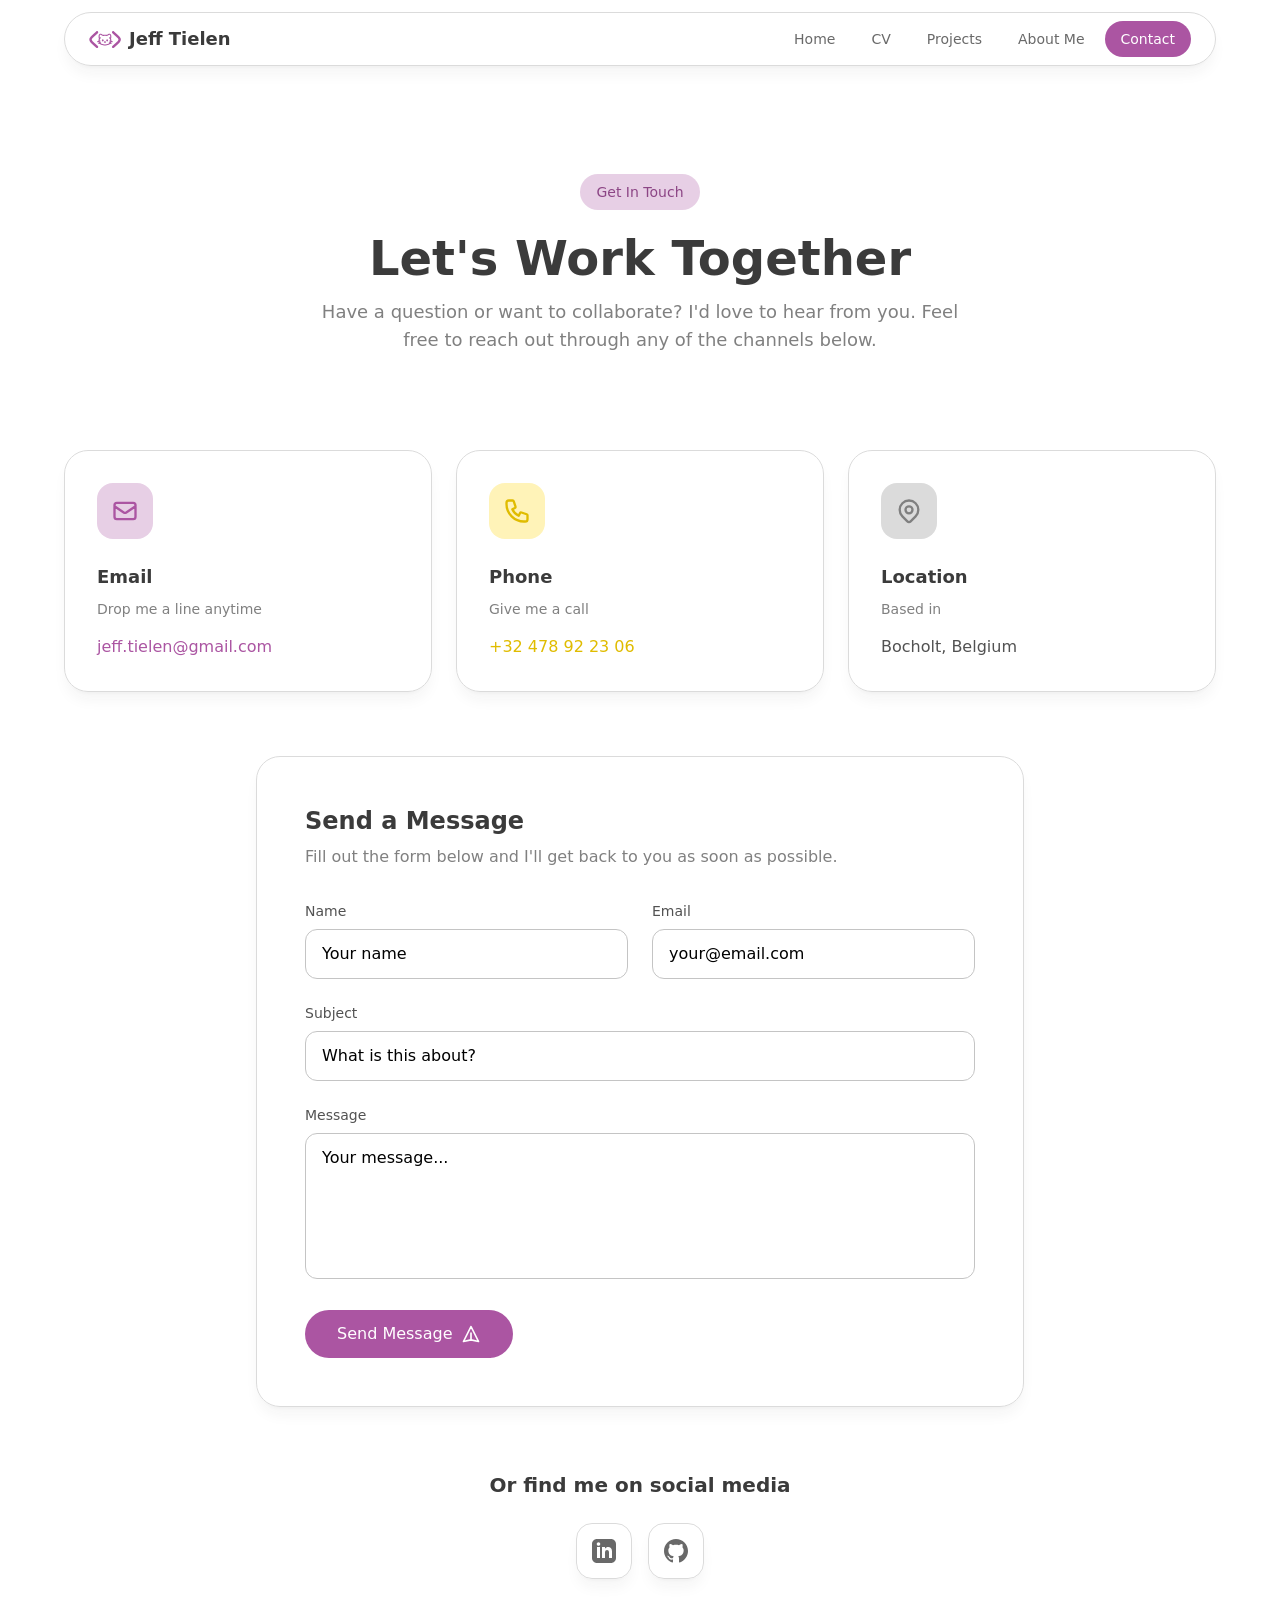
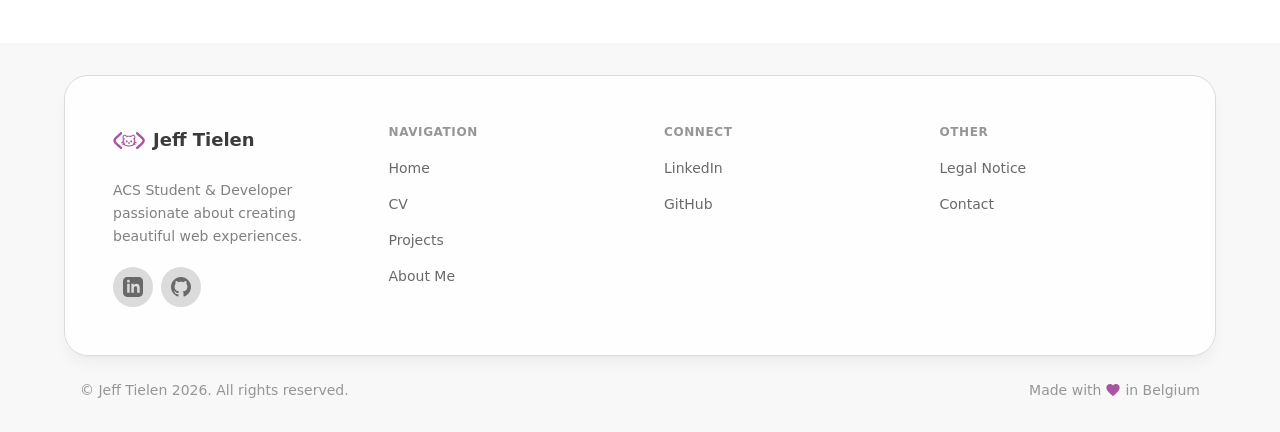
<file: contact.html>
<!DOCTYPE html>
<html lang="en">
<head>
    <!-- Meta -->
    <meta charset="UTF-8">
    <meta name="viewport" content="width=device-width, initial-scale=1.0">
    <meta name="author" content="Jeff &quot;Kat&quot; Tielen">
    <meta name="description" content="This page shows how you should contact Jeff &quot;Kat&quot; Tielen.">
    <!-- Links -->
    <link rel="stylesheet" href="./resources/css/output.css">
    <link rel="shortcut icon" href="./resources/svg/favicon/favicon.svg" type="image/x-icon">
    <!-- Title -->
    <title>Jeff Tielen - Contact</title>
</head>
<body>
    <!-- Header -->
    <header class="sticky top-0 z-50 px-4 lg:px-8 py-3">
        <!-- Navbar -->
        <nav class="max-w-6xl mx-auto bg-white/80 backdrop-blur-xl rounded-full px-4 lg:px-6 py-2 shadow-lg shadow-mainblack-900/5 border border-mainblack-100">
            <div class="flex items-center justify-between">
                <a href="index.html" class="flex items-center gap-2 text-lg font-bold text-mainblack-800 hover:text-mainpink-500 transition-colors">
                    <span class="w-8 h-8 rounded-lg flex items-center justify-center text-white text-sm font-bold"><img src="./resources/svg/favicon/favicon.svg" alt=""></span>
                    <span class="hidden sm:inline">Jeff Tielen</span>
                </a>
                <!-- Desktop Navigation -->
                <div class="hidden md:flex items-center gap-1">
                    <a href="index.html" class="px-4 py-2 text-sm font-medium text-mainblack-600 hover:text-mainpink-500 hover:bg-mainpink-50 rounded-full transition-all">Home</a>
                    <a href="cv.html" class="px-4 py-2 text-sm font-medium text-mainblack-600 hover:text-mainpink-500 hover:bg-mainpink-50 rounded-full transition-all">CV</a>
                    <a href="projects.html" class="px-4 py-2 text-sm font-medium text-mainblack-600 hover:text-mainpink-500 hover:bg-mainpink-50 rounded-full transition-all">Projects</a>
                    <a href="aboutme.html" class="px-4 py-2 text-sm font-medium text-mainblack-600 hover:text-mainpink-500 hover:bg-mainpink-50 rounded-full transition-all">About Me</a>
                    <a href="contact.html" class="px-4 py-2 text-sm font-medium text-white bg-mainpink-500 rounded-full transition-all">Contact</a>
                </div>
                <!-- Mobile Menu Button -->
                <button class="md:hidden flex items-center justify-center w-10 h-10 text-mainblack-600 hover:bg-mainpink-50 rounded-full transition-colors" id="mobile-menu-btn">
                    <svg xmlns="http://www.w3.org/2000/svg" class="h-5 w-5" fill="none" viewBox="0 0 24 24" stroke="currentColor">
                        <path stroke-linecap="round" stroke-linejoin="round" stroke-width="2" d="M4 6h16M4 12h16M4 18h16" />
                    </svg>
                </button>
            </div>
        </nav>
        <!-- Mobile Navigation -->
        <div class="md:hidden hidden mt-2 mx-auto max-w-6xl bg-white/95 backdrop-blur-xl rounded-2xl shadow-lg shadow-mainblack-900/10 border border-mainblack-100 overflow-hidden" id="mobile-menu">
            <a href="index.html" class="flex items-center gap-3 px-5 py-3 text-sm font-medium text-mainblack-600 hover:bg-mainpink-50 hover:text-mainpink-500">
                <span class="w-2 h-2 bg-mainpink-500 rounded-full"></span>
                Home
            </a>
            <a href="cv.html" class="flex items-center gap-3 px-5 py-3 text-sm font-medium text-mainblack-600 hover:bg-mainpink-50 hover:text-mainpink-500 transition-colors">
                <span class="w-2 h-2 bg-transparent rounded-full"></span>
                CV
            </a>
            <a href="projects.html" class="flex items-center gap-3 px-5 py-3 text-sm font-medium text-mainblack-600 hover:bg-mainpink-50 hover:text-mainpink-500 transition-colors">
                <span class="w-2 h-2 bg-transparent rounded-full"></span>
                Projects
            </a>
            <a href="aboutme.html" class="flex items-center gap-3 px-5 py-3 text-sm font-medium text-mainblack-600 hover:bg-mainpink-50 hover:text-mainpink-500 transition-colors">
                <span class="w-2 h-2 bg-transparent rounded-full"></span>
                About Me
            </a>
            <a href="contact.html" class="flex items-center gap-3 px-5 py-3 text-sm font-medium text-mainpink-500 bg-mainpink-50 transition-colors">
                <span class="w-2 h-2 bg-transparent rounded-full"></span>
                Contact
            </a>
        </div>
    </header>

    <!-- Main Content -->
    <main class="min-h-screen">
        <!-- Hero Section -->
        <section class="px-4 lg:px-8 py-16 lg:py-24">
            <div class="max-w-6xl mx-auto text-center">
                <span class="inline-block px-4 py-2 bg-mainpink-100 text-mainpink-600 rounded-full text-sm font-medium mb-6">Get In Touch</span>
                <h1 class="text-4xl lg:text-5xl font-bold text-mainblack-800 mb-4 text-balance">Let&apos;s Work Together</h1>
                <p class="text-lg text-mainblack-500 max-w-2xl mx-auto text-pretty">Have a question or want to collaborate? I&apos;d love to hear from you. Feel free to reach out through any of the channels below.</p>
            </div>
        </section>

        <!-- Contact Cards Section -->
        <section class="px-4 lg:px-8 pb-16">
            <div class="max-w-6xl mx-auto">
                <div class="grid md:grid-cols-3 gap-6">
                    <!-- Email Card -->
                    <a href="mailto:tielenjeff@gmail.com" class="group bg-white/80 backdrop-blur-xl rounded-3xl p-8 shadow-lg shadow-mainblack-900/5 border border-mainblack-100 hover:border-mainpink-200 hover:shadow-mainpink-500/10 transition-all">
                        <div class="w-14 h-14 bg-mainpink-100 rounded-2xl flex items-center justify-center mb-6 group-hover:bg-mainpink-500 transition-colors">
                            <svg xmlns="http://www.w3.org/2000/svg" class="h-7 w-7 text-mainpink-500 group-hover:text-white transition-colors" fill="none" viewBox="0 0 24 24" stroke="currentColor">
                                <path stroke-linecap="round" stroke-linejoin="round" stroke-width="2" d="M3 8l7.89 5.26a2 2 0 002.22 0L21 8M5 19h14a2 2 0 002-2V7a2 2 0 00-2-2H5a2 2 0 00-2 2v10a2 2 0 002 2z" />
                            </svg>
                        </div>
                        <h3 class="text-lg font-semibold text-mainblack-800 mb-2">Email</h3>
                        <p class="text-mainblack-500 text-sm mb-4">Drop me a line anytime</p>
                        <span class="text-mainpink-500 font-medium group-hover:underline">jeff.tielen@gmail.com</span>
                    </a>

                    <!-- Phone Card -->
                    <a href="tel:+32471234567" class="group bg-white/80 backdrop-blur-xl rounded-3xl p-8 shadow-lg shadow-mainblack-900/5 border border-mainblack-100 hover:border-mainyellow-200 hover:shadow-mainyellow-500/10 transition-all">
                        <div class="w-14 h-14 bg-mainyellow-100 rounded-2xl flex items-center justify-center mb-6 group-hover:bg-mainyellow-500 transition-colors">
                            <svg xmlns="http://www.w3.org/2000/svg" class="h-7 w-7 text-mainyellow-600 group-hover:text-white transition-colors" fill="none" viewBox="0 0 24 24" stroke="currentColor">
                                <path stroke-linecap="round" stroke-linejoin="round" stroke-width="2" d="M3 5a2 2 0 012-2h3.28a1 1 0 01.948.684l1.498 4.493a1 1 0 01-.502 1.21l-2.257 1.13a11.042 11.042 0 005.516 5.516l1.13-2.257a1 1 0 011.21-.502l4.493 1.498a1 1 0 01.684.949V19a2 2 0 01-2 2h-1C9.716 21 3 14.284 3 6V5z" />
                            </svg>
                        </div>
                        <h3 class="text-lg font-semibold text-mainblack-800 mb-2">Phone</h3>
                        <p class="text-mainblack-500 text-sm mb-4">Give me a call</p>
                        <span class="text-mainyellow-600 font-medium group-hover:underline">+32 478 92 23 06</span>
                    </a>

                    <!-- Location Card -->
                    <div class="group bg-white/80 backdrop-blur-xl rounded-3xl p-8 shadow-lg shadow-mainblack-900/5 border border-mainblack-100">
                        <div class="w-14 h-14 bg-mainblack-100 rounded-2xl flex items-center justify-center mb-6">
                            <svg xmlns="http://www.w3.org/2000/svg" class="h-7 w-7 text-mainblack-500" fill="none" viewBox="0 0 24 24" stroke="currentColor">
                                <path stroke-linecap="round" stroke-linejoin="round" stroke-width="2" d="M17.657 16.657L13.414 20.9a1.998 1.998 0 01-2.827 0l-4.244-4.243a8 8 0 1111.314 0z" />
                                <path stroke-linecap="round" stroke-linejoin="round" stroke-width="2" d="M15 11a3 3 0 11-6 0 3 3 0 016 0z" />
                            </svg>
                        </div>
                        <h3 class="text-lg font-semibold text-mainblack-800 mb-2">Location</h3>
                        <p class="text-mainblack-500 text-sm mb-4">Based in</p>
                        <span class="text-mainblack-700 font-medium">Bocholt, Belgium</span>
                    </div>
                </div>
            </div>
        </section>

        <!-- Contact Form Section -->
        <section class="px-4 lg:px-8 pb-16">
            <div class="max-w-3xl mx-auto">
                <div class="bg-white/80 backdrop-blur-xl rounded-3xl p-8 lg:p-12 shadow-lg shadow-mainblack-900/5 border border-mainblack-100">
                    <h2 class="text-2xl font-bold text-mainblack-800 mb-2">Send a Message</h2>
                    <p class="text-mainblack-500 mb-8">Fill out the form below and I&apos;ll get back to you as soon as possible.</p>
                    
                    <form action="https://formspree.io/f/xjgjqvdq" method="POST" class="space-y-6">
                        <div class="grid sm:grid-cols-2 gap-6">
                            <!-- Name -->
                            <div>
                                <label for="name" class="block text-sm font-medium text-mainblack-700 mb-2">Name</label>
                                <input type="text" id="name" name="name" required class="w-full px-4 py-3 rounded-xl border border-mainblack-200 bg-white focus:border-mainpink-500 focus:ring-2 focus:ring-mainpink-500/20 outline-none transition-all" placeholder="Your name">
                            </div>
                            <!-- Email -->
                            <div>
                                <label for="email" class="block text-sm font-medium text-mainblack-700 mb-2">Email</label>
                                <input type="email" id="email" name="email" required class="w-full px-4 py-3 rounded-xl border border-mainblack-200 bg-white focus:border-mainpink-500 focus:ring-2 focus:ring-mainpink-500/20 outline-none transition-all" placeholder="your@email.com">
                            </div>
                        </div>
                        <!-- Subject -->
                        <div>
                            <label for="subject" class="block text-sm font-medium text-mainblack-700 mb-2">Subject</label>
                            <input type="text" id="subject" name="subject" required class="w-full px-4 py-3 rounded-xl border border-mainblack-200 bg-white focus:border-mainpink-500 focus:ring-2 focus:ring-mainpink-500/20 outline-none transition-all" placeholder="What is this about?">
                        </div>
                        <!-- Message -->
                        <div>
                            <label for="message" class="block text-sm font-medium text-mainblack-700 mb-2">Message</label>
                            <textarea id="message" name="message" rows="5" required class="w-full px-4 py-3 rounded-xl border border-mainblack-200 bg-white focus:border-mainpink-500 focus:ring-2 focus:ring-mainpink-500/20 outline-none transition-all resize-none" placeholder="Your message..."></textarea>
                        </div>
                        <!-- Submit Button -->
                        <button type="submit" class="w-full sm:w-auto px-8 py-3 bg-mainpink-500 text-white font-medium rounded-full hover:bg-mainpink-600 transition-colors flex items-center justify-center gap-2">
                            Send Message
                            <svg xmlns="http://www.w3.org/2000/svg" class="h-5 w-5" fill="none" viewBox="0 0 24 24" stroke="currentColor">
                                <path stroke-linecap="round" stroke-linejoin="round" stroke-width="2" d="M12 19l9 2-9-18-9 18 9-2zm0 0v-8" />
                            </svg>
                        </button>
                    </form>
                </div>
            </div>
        </section>

        <!-- Social Links Section -->
        <section class="px-4 lg:px-8 pb-16">
            <div class="max-w-3xl mx-auto text-center">
                <h2 class="text-xl font-bold text-mainblack-800 mb-6">Or find me on social media</h2>
                <div class="flex items-center justify-center gap-4">
                    <a href="https://linkedin.com/in/jeff-tielen" class="w-14 h-14 flex items-center justify-center rounded-2xl bg-white/80 backdrop-blur-xl shadow-lg shadow-mainblack-900/5 border border-mainblack-100 text-mainblack-600 hover:bg-mainpink-500 hover:text-white hover:border-mainpink-500 transition-all">
                        <svg xmlns="http://www.w3.org/2000/svg" class="h-6 w-6" fill="currentColor" viewBox="0 0 24 24">
                            <path d="M19 0h-14c-2.761 0-5 2.239-5 5v14c0 2.761 2.239 5 5 5h14c2.762 0 5-2.239 5-5v-14c0-2.761-2.238-5-5-5zm-11 19h-3v-11h3v11zm-1.5-12.268c-.966 0-1.75-.79-1.75-1.764s.784-1.764 1.75-1.764 1.75.79 1.75 1.764-.783 1.764-1.75 1.764zm13.5 12.268h-3v-5.604c0-3.368-4-3.113-4 0v5.604h-3v-11h3v1.765c1.396-2.586 7-2.777 7 2.476v6.759z"/>
                        </svg>
                    </a>
                    <a href="https://github.com/KatQwer" class="w-14 h-14 flex items-center justify-center rounded-2xl bg-white/80 backdrop-blur-xl shadow-lg shadow-mainblack-900/5 border border-mainblack-100 text-mainblack-600 hover:bg-mainpink-500 hover:text-white hover:border-mainpink-500 transition-all">
                        <svg xmlns="http://www.w3.org/2000/svg" class="h-6 w-6" fill="currentColor" viewBox="0 0 24 24">
                            <path d="M12 0c-6.626 0-12 5.373-12 12 0 5.302 3.438 9.8 8.207 11.387.599.111.793-.261.793-.577v-2.234c-3.338.726-4.033-1.416-4.033-1.416-.546-1.387-1.333-1.756-1.333-1.756-1.089-.745.083-.729.083-.729 1.205.084 1.839 1.237 1.839 1.237 1.07 1.834 2.807 1.304 3.492.997.107-.775.418-1.305.762-1.604-2.665-.305-5.467-1.334-5.467-5.931 0-1.311.469-2.381 1.236-3.221-.124-.303-.535-1.524.117-3.176 0 0 1.008-.322 3.301 1.23.957-.266 1.983-.399 3.003-.404 1.02.005 2.047.138 3.006.404 2.291-1.552 3.297-1.23 3.297-1.23.653 1.653.242 2.874.118 3.176.77.84 1.235 1.911 1.235 3.221 0 4.609-2.807 5.624-5.479 5.921.43.372.823 1.102.823 2.222v3.293c0 .319.192.694.801.576 4.765-1.589 8.199-6.086 8.199-11.386 0-6.627-5.373-12-12-12z"/>
                        </svg>
                    </a>
                </div>
            </div>
        </section>
    </main>

    <!-- Footer -->
    <footer class="w-full px-4 lg:px-8 py-8 bg-mainblack-50/50">
        <div class="max-w-6xl mx-auto">
            <!-- Main Footer Card -->
            <div class="bg-white/80 backdrop-blur-xl rounded-3xl p-8 lg:p-12 shadow-lg shadow-mainblack-900/5 border border-mainblack-100">
                <div class="grid sm:grid-cols-2 lg:grid-cols-4 gap-10 lg:gap-12">
                    <!-- Brand -->
                    <div class="sm:col-span-2 lg:col-span-1">
                        <a href="index.html" class="inline-flex items-center gap-2 text-lg font-bold text-mainblack-800 hover:text-mainpink-500 transition-colors">
                            <span class="w-8 h-8 rounded-lg flex items-center justify-center text-white text-sm font-bold"><img src="./resources/svg/favicon/favicon.svg" alt=""></span>
                            Jeff Tielen
                        </a>
                        <p class="text-sm text-mainblack-500 mt-4 leading-relaxed">ACS Student &amp; Developer passionate about creating beautiful web experiences.</p>
                        <!-- Social Icons -->
                        <div class="flex items-center gap-2 mt-5">
                            <a href="https://linkedin.com/in/jeff-tielen" class="w-10 h-10 flex items-center justify-center rounded-full bg-mainblack-100 text-mainblack-600 hover:bg-mainpink-500 hover:text-white transition-all">
                                <svg xmlns="http://www.w3.org/2000/svg" class="h-5 w-5" fill="currentColor" viewBox="0 0 24 24">
                                    <path d="M19 0h-14c-2.761 0-5 2.239-5 5v14c0 2.761 2.239 5 5 5h14c2.762 0 5-2.239 5-5v-14c0-2.761-2.238-5-5-5zm-11 19h-3v-11h3v11zm-1.5-12.268c-.966 0-1.75-.79-1.75-1.764s.784-1.764 1.75-1.764 1.75.79 1.75 1.764-.783 1.764-1.75 1.764zm13.5 12.268h-3v-5.604c0-3.368-4-3.113-4 0v5.604h-3v-11h3v1.765c1.396-2.586 7-2.777 7 2.476v6.759z"/>
                                </svg>
                            </a>
                            <a href="https://github.com/KatQwer" class="w-10 h-10 flex items-center justify-center rounded-full bg-mainblack-100 text-mainblack-600 hover:bg-mainpink-500 hover:text-white transition-all">
                                <svg xmlns="http://www.w3.org/2000/svg" class="h-5 w-5" fill="currentColor" viewBox="0 0 24 24">
                                    <path d="M12 0c-6.626 0-12 5.373-12 12 0 5.302 3.438 9.8 8.207 11.387.599.111.793-.261.793-.577v-2.234c-3.338.726-4.033-1.416-4.033-1.416-.546-1.387-1.333-1.756-1.333-1.756-1.089-.745.083-.729.083-.729 1.205.084 1.839 1.237 1.839 1.237 1.07 1.834 2.807 1.304 3.492.997.107-.775.418-1.305.762-1.604-2.665-.305-5.467-1.334-5.467-5.931 0-1.311.469-2.381 1.236-3.221-.124-.303-.535-1.524.117-3.176 0 0 1.008-.322 3.301 1.23.957-.266 1.983-.399 3.003-.404 1.02.005 2.047.138 3.006.404 2.291-1.552 3.297-1.23 3.297-1.23.653 1.653.242 2.874.118 3.176.77.84 1.235 1.911 1.235 3.221 0 4.609-2.807 5.624-5.479 5.921.43.372.823 1.102.823 2.222v3.293c0 .319.192.694.801.576 4.765-1.589 8.199-6.086 8.199-11.386 0-6.627-5.373-12-12-12z"/>
                                </svg>
                            </a>
                        </div>
                    </div>
                    <!-- Navigation -->
                    <div>
                        <h2 class="text-xs font-semibold text-mainblack-400 uppercase tracking-wider mb-4">Navigation</h2>
                        <ul class="space-y-3">
                            <li><a href="index.html" class="text-sm text-mainblack-600 hover:text-mainpink-500 hover:translate-x-1 inline-block transition-all">Home</a></li>
                            <li><a href="cv.html" class="text-sm text-mainblack-600 hover:text-mainpink-500 hover:translate-x-1 inline-block transition-all">CV</a></li>
                            <li><a href="projects.html" class="text-sm text-mainblack-600 hover:text-mainpink-500 hover:translate-x-1 inline-block transition-all">Projects</a></li>
                            <li><a href="aboutme.html" class="text-sm text-mainblack-600 hover:text-mainpink-500 hover:translate-x-1 inline-block transition-all">About Me</a></li>
                        </ul>
                    </div>
                    <!-- Connect -->
                    <div>
                        <h2 class="text-xs font-semibold text-mainblack-400 uppercase tracking-wider mb-4">Connect</h2>
                        <ul class="space-y-3">
                            <li><a href="https://linkedin.com/in/jeff-tielen" class="text-sm text-mainblack-600 hover:text-mainpink-500 hover:translate-x-1 inline-block transition-all">LinkedIn</a></li>
                            <li><a href="https://github.com/KatQwer" class="text-sm text-mainblack-600 hover:text-mainpink-500 hover:translate-x-1 inline-block transition-all">GitHub</a></li>
                        </ul>
                    </div>
                    <!-- Other -->
                    <div>
                        <h2 class="text-xs font-semibold text-mainblack-400 uppercase tracking-wider mb-4">Other</h2>
                        <ul class="space-y-3">
                            <li><a href="legalnotice.html" class="text-sm text-mainblack-600 hover:text-mainpink-500 hover:translate-x-1 inline-block transition-all">Legal Notice</a></li>
                            <li><a href="contact.html" class="text-sm text-mainblack-600 hover:text-mainpink-500 hover:translate-x-1 inline-block transition-all">Contact</a></li>
                        </ul>
                    </div>
                </div>
            </div>
            <!-- Copyright disclaimer -->
            <div class="mt-6 flex flex-col sm:flex-row items-center justify-between gap-4 px-4">
                <span class="text-sm text-mainblack-400">&copy; Jeff Tielen 2026. All rights reserved.</span>
                <div class="flex items-center gap-1 text-sm text-mainblack-400">
                    Made with
                    <svg xmlns="http://www.w3.org/2000/svg" class="h-4 w-4 text-mainpink-500" fill="currentColor" viewBox="0 0 24 24">
                        <path d="M12 21.35l-1.45-1.32C5.4 15.36 2 12.28 2 8.5 2 5.42 4.42 3 7.5 3c1.74 0 3.41.81 4.5 2.09C13.09 3.81 14.76 3 16.5 3 19.58 3 22 5.42 22 8.5c0 3.78-3.4 6.86-8.55 11.54L12 21.35z"/>
                    </svg>
                    in Belgium
                </div>
            </div>
        </div>
    </footer>

    <!-- Mobile Menu Script -->
    <script>
        document.getElementById('mobile-menu-btn').addEventListener('click', function() {
            const menu = document.getElementById('mobile-menu');
            menu.classList.toggle('hidden');
        });
    </script>
</body>
</html>
</file>
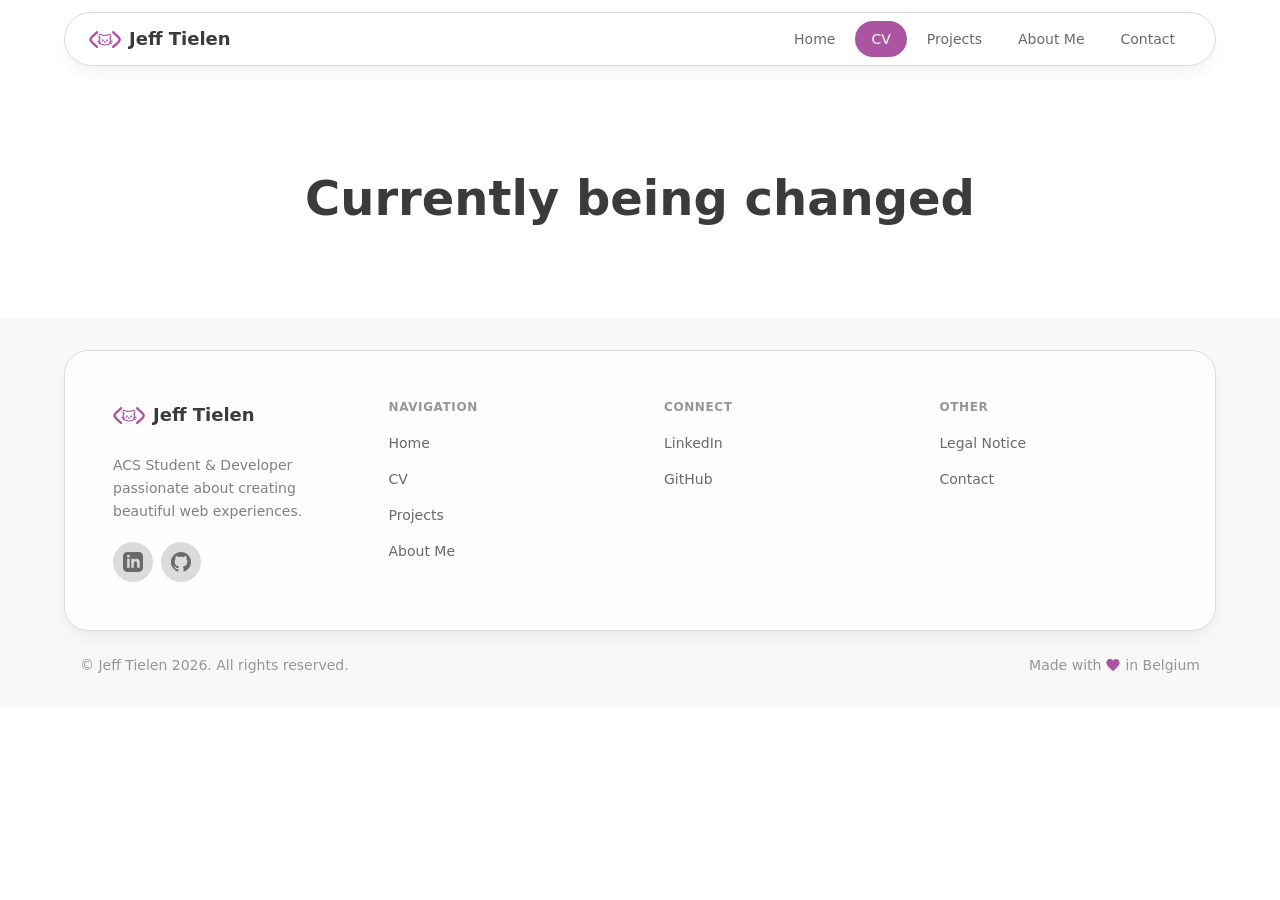
<file: cv.html>
<!DOCTYPE html>
<html lang="en">
<head>
    <!-- Meta -->
    <meta charset="UTF-8">
    <meta name="viewport" content="width=device-width, initial-scale=1.0">
    <meta name="author" content="Jeff &quot;Kat&quot; Tielen">
    <meta name="description" content="This is the CV page of the portfolio of Jeff &quot;Kat&quot; Tielen.">
    <!-- Links -->
    <link rel="stylesheet" href="./resources/css/output.css">
    <link rel="shortcut icon" href="./resources/svg/favicon/favicon.svg" type="image/x-icon">
    <!-- Title -->
    <title>Jeff Tielen - CV</title>
</head>
<body>
    <!-- Header -->
    <header class="sticky top-0 z-50 px-4 lg:px-8 py-3">
        <!-- Navbar -->
        <nav class="max-w-6xl mx-auto bg-white/80 backdrop-blur-xl rounded-full px-4 lg:px-6 py-2 shadow-lg shadow-mainblack-900/5 border border-mainblack-100">
            <div class="flex items-center justify-between">
                <a href="index.html" class="flex items-center gap-2 text-lg font-bold text-mainblack-800 hover:text-mainpink-500 transition-colors">
                    <span class="w-8 h-8 rounded-lg flex items-center justify-center text-white text-sm font-bold"><img src="./resources/svg/favicon/favicon.svg" alt=""></span>
                    <span class="hidden sm:inline">Jeff Tielen</span>
                </a>
                <!-- Desktop Navigation -->
                <div class="hidden md:flex items-center gap-1">
                    <a href="index.html" class="px-4 py-2 text-sm font-medium text-mainblack-600 hover:text-mainpink-500 hover:bg-mainpink-50 rounded-full transition-all">Home</a>
                    <a href="cv.html" class="px-4 py-2 text-sm font-medium text-white bg-mainpink-500 rounded-full transition-all">CV</a>
                    <a href="projects.html" class="px-4 py-2 text-sm font-medium text-mainblack-600 hover:text-mainpink-500 hover:bg-mainpink-50 rounded-full transition-all">Projects</a>
                    <a href="aboutme.html" class="px-4 py-2 text-sm font-medium text-mainblack-600 hover:text-mainpink-500 hover:bg-mainpink-50 rounded-full transition-all">About Me</a>
                    <a href="contact.html" class="px-4 py-2 text-sm font-medium text-mainblack-600 hover:text-mainpink-500 hover:bg-mainpink-50 rounded-full transition-all">Contact</a>
                </div>
                <!-- Mobile Menu Button -->
                <button class="md:hidden flex items-center justify-center w-10 h-10 text-mainblack-600 hover:bg-mainpink-50 rounded-full transition-colors" id="mobile-menu-btn">
                    <svg xmlns="http://www.w3.org/2000/svg" class="h-5 w-5" fill="none" viewBox="0 0 24 24" stroke="currentColor">
                        <path stroke-linecap="round" stroke-linejoin="round" stroke-width="2" d="M4 6h16M4 12h16M4 18h16" />
                    </svg>
                </button>
            </div>
        </nav>
        <!-- Mobile Navigation -->
        <div class="md:hidden hidden mt-2 mx-auto max-w-6xl bg-white/95 backdrop-blur-xl rounded-2xl shadow-lg shadow-mainblack-900/10 border border-mainblack-100 overflow-hidden" id="mobile-menu">
            <a href="index.html" class="flex items-center gap-3 px-5 py-3 text-sm font-medium text-mainblack-600 hover:bg-mainpink-50 hover:text-mainpink-500">
                <span class="w-2 h-2 bg-mainpink-500 rounded-full"></span>
                Home
            </a>
            <a href="cv.html" class="flex items-center gap-3 px-5 py-3 text-sm font-medium text-mainpink-500 bg-mainpink-50 transition-colors">
                <span class="w-2 h-2 bg-transparent rounded-full"></span>
                CV
            </a>
            <a href="projects.html" class="flex items-center gap-3 px-5 py-3 text-sm font-medium text-mainblack-600 hover:bg-mainpink-50 hover:text-mainpink-500 transition-colors">
                <span class="w-2 h-2 bg-transparent rounded-full"></span>
                Projects
            </a>
            <a href="aboutme.html" class="flex items-center gap-3 px-5 py-3 text-sm font-medium text-mainblack-600 hover:bg-mainpink-50 hover:text-mainpink-500 transition-colors">
                <span class="w-2 h-2 bg-transparent rounded-full"></span>
                About Me
            </a>
            <a href="contact.html" class="flex items-center gap-3 px-5 py-3 text-sm font-medium text-mainblack-600 hover:bg-mainpink-50 hover:text-mainpink-500 transition-colors">
                <span class="w-2 h-2 bg-transparent rounded-full"></span>
                Contact
            </a>
        </div>
    </header>

    <!-- Main Content -->
    <main class="px-4 lg:px-8 py-12">
        <section class="px-4 lg:px-8 pt-12 pb-8">
            <div class="max-w-6xl mx-auto text-center">
                <h1 class="text-4xl lg:text-5xl font-bold text-mainblack-800 mb-4 text-balance">Currently being changed</h1>
            </div>
        </section>
    </main>

    <!-- Footer -->
    <footer class="w-full px-4 lg:px-8 py-8 bg-mainblack-50/50">
        <div class="max-w-6xl mx-auto">
            <!-- Main Footer Card -->
            <div class="bg-white/80 backdrop-blur-xl rounded-3xl p-8 lg:p-12 shadow-lg shadow-mainblack-900/5 border border-mainblack-100">
                <div class="grid sm:grid-cols-2 lg:grid-cols-4 gap-10 lg:gap-12">
                    <!-- Brand -->
                    <div class="sm:col-span-2 lg:col-span-1">
                        <a href="index.html" class="inline-flex items-center gap-2 text-lg font-bold text-mainblack-800 hover:text-mainpink-500 transition-colors">
                            <span class="w-8 h-8 rounded-lg flex items-center justify-center text-white text-sm font-bold"><img src="./resources/svg/favicon/favicon.svg" alt=""></span>
                            Jeff Tielen
                        </a>
                        <p class="text-sm text-mainblack-500 mt-4 leading-relaxed">ACS Student &amp; Developer passionate about creating beautiful web experiences.</p>
                        <!-- Social Icons -->
                        <div class="flex items-center gap-2 mt-5">
                            <a href="https://linkedin.com/in/jeff-tielen" class="w-10 h-10 flex items-center justify-center rounded-full bg-mainblack-100 text-mainblack-600 hover:bg-mainpink-500 hover:text-white transition-all">
                                <svg xmlns="http://www.w3.org/2000/svg" class="h-5 w-5" fill="currentColor" viewBox="0 0 24 24">
                                    <path d="M19 0h-14c-2.761 0-5 2.239-5 5v14c0 2.761 2.239 5 5 5h14c2.762 0 5-2.239 5-5v-14c0-2.761-2.238-5-5-5zm-11 19h-3v-11h3v11zm-1.5-12.268c-.966 0-1.75-.79-1.75-1.764s.784-1.764 1.75-1.764 1.75.79 1.75 1.764-.783 1.764-1.75 1.764zm13.5 12.268h-3v-5.604c0-3.368-4-3.113-4 0v5.604h-3v-11h3v1.765c1.396-2.586 7-2.777 7 2.476v6.759z"/>
                                </svg>
                            </a>
                            <a href="https://github.com/KatQwer" class="w-10 h-10 flex items-center justify-center rounded-full bg-mainblack-100 text-mainblack-600 hover:bg-mainpink-500 hover:text-white transition-all">
                                <svg xmlns="http://www.w3.org/2000/svg" class="h-5 w-5" fill="currentColor" viewBox="0 0 24 24">
                                    <path d="M12 0c-6.626 0-12 5.373-12 12 0 5.302 3.438 9.8 8.207 11.387.599.111.793-.261.793-.577v-2.234c-3.338.726-4.033-1.416-4.033-1.416-.546-1.387-1.333-1.756-1.333-1.756-1.089-.745.083-.729.083-.729 1.205.084 1.839 1.237 1.839 1.237 1.07 1.834 2.807 1.304 3.492.997.107-.775.418-1.305.762-1.604-2.665-.305-5.467-1.334-5.467-5.931 0-1.311.469-2.381 1.236-3.221-.124-.303-.535-1.524.117-3.176 0 0 1.008-.322 3.301 1.23.957-.266 1.983-.399 3.003-.404 1.02.005 2.047.138 3.006.404 2.291-1.552 3.297-1.23 3.297-1.23.653 1.653.242 2.874.118 3.176.77.84 1.235 1.911 1.235 3.221 0 4.609-2.807 5.624-5.479 5.921.43.372.823 1.102.823 2.222v3.293c0 .319.192.694.801.576 4.765-1.589 8.199-6.086 8.199-11.386 0-6.627-5.373-12-12-12z"/>
                                </svg>
                            </a>
                        </div>
                    </div>
                    <!-- Navigation -->
                    <div>
                        <h2 class="text-xs font-semibold text-mainblack-400 uppercase tracking-wider mb-4">Navigation</h2>
                        <ul class="space-y-3">
                            <li><a href="index.html" class="text-sm text-mainblack-600 hover:text-mainpink-500 hover:translate-x-1 inline-block transition-all">Home</a></li>
                            <li><a href="cv.html" class="text-sm text-mainblack-600 hover:text-mainpink-500 hover:translate-x-1 inline-block transition-all">CV</a></li>
                            <li><a href="projects.html" class="text-sm text-mainblack-600 hover:text-mainpink-500 hover:translate-x-1 inline-block transition-all">Projects</a></li>
                            <li><a href="aboutme.html" class="text-sm text-mainblack-600 hover:text-mainpink-500 hover:translate-x-1 inline-block transition-all">About Me</a></li>
                        </ul>
                    </div>
                    <!-- Connect -->
                    <div>
                        <h2 class="text-xs font-semibold text-mainblack-400 uppercase tracking-wider mb-4">Connect</h2>
                        <ul class="space-y-3">
                            <li><a href="https://linkedin.com/in/jeff-tielen" class="text-sm text-mainblack-600 hover:text-mainpink-500 hover:translate-x-1 inline-block transition-all">LinkedIn</a></li>
                            <li><a href="https://github.com/KatQwer" class="text-sm text-mainblack-600 hover:text-mainpink-500 hover:translate-x-1 inline-block transition-all">GitHub</a></li>
                        </ul>
                    </div>
                    <!-- Other -->
                    <div>
                        <h2 class="text-xs font-semibold text-mainblack-400 uppercase tracking-wider mb-4">Other</h2>
                        <ul class="space-y-3">
                            <li><a href="legalnotice.html" class="text-sm text-mainblack-600 hover:text-mainpink-500 hover:translate-x-1 inline-block transition-all">Legal Notice</a></li>
                            <li><a href="contact.html" class="text-sm text-mainblack-600 hover:text-mainpink-500 hover:translate-x-1 inline-block transition-all">Contact</a></li>
                        </ul>
                    </div>
                </div>
            </div>
            <!-- Copyright disclaimer -->
            <div class="mt-6 flex flex-col sm:flex-row items-center justify-between gap-4 px-4">
                <span class="text-sm text-mainblack-400">&copy; Jeff Tielen 2026. All rights reserved.</span>
                <div class="flex items-center gap-1 text-sm text-mainblack-400">
                    Made with
                    <svg xmlns="http://www.w3.org/2000/svg" class="h-4 w-4 text-mainpink-500" fill="currentColor" viewBox="0 0 24 24">
                        <path d="M12 21.35l-1.45-1.32C5.4 15.36 2 12.28 2 8.5 2 5.42 4.42 3 7.5 3c1.74 0 3.41.81 4.5 2.09C13.09 3.81 14.76 3 16.5 3 19.58 3 22 5.42 22 8.5c0 3.78-3.4 6.86-8.55 11.54L12 21.35z"/>
                    </svg>
                    in Belgium
                </div>
            </div>
        </div>
    </footer>

    <!-- Mobile Menu Script -->
    <script>
        document.getElementById('mobile-menu-btn').addEventListener('click', function() {
            const menu = document.getElementById('mobile-menu');
            menu.classList.toggle('hidden');
        });
    </script>
</body>
</html>
</file>
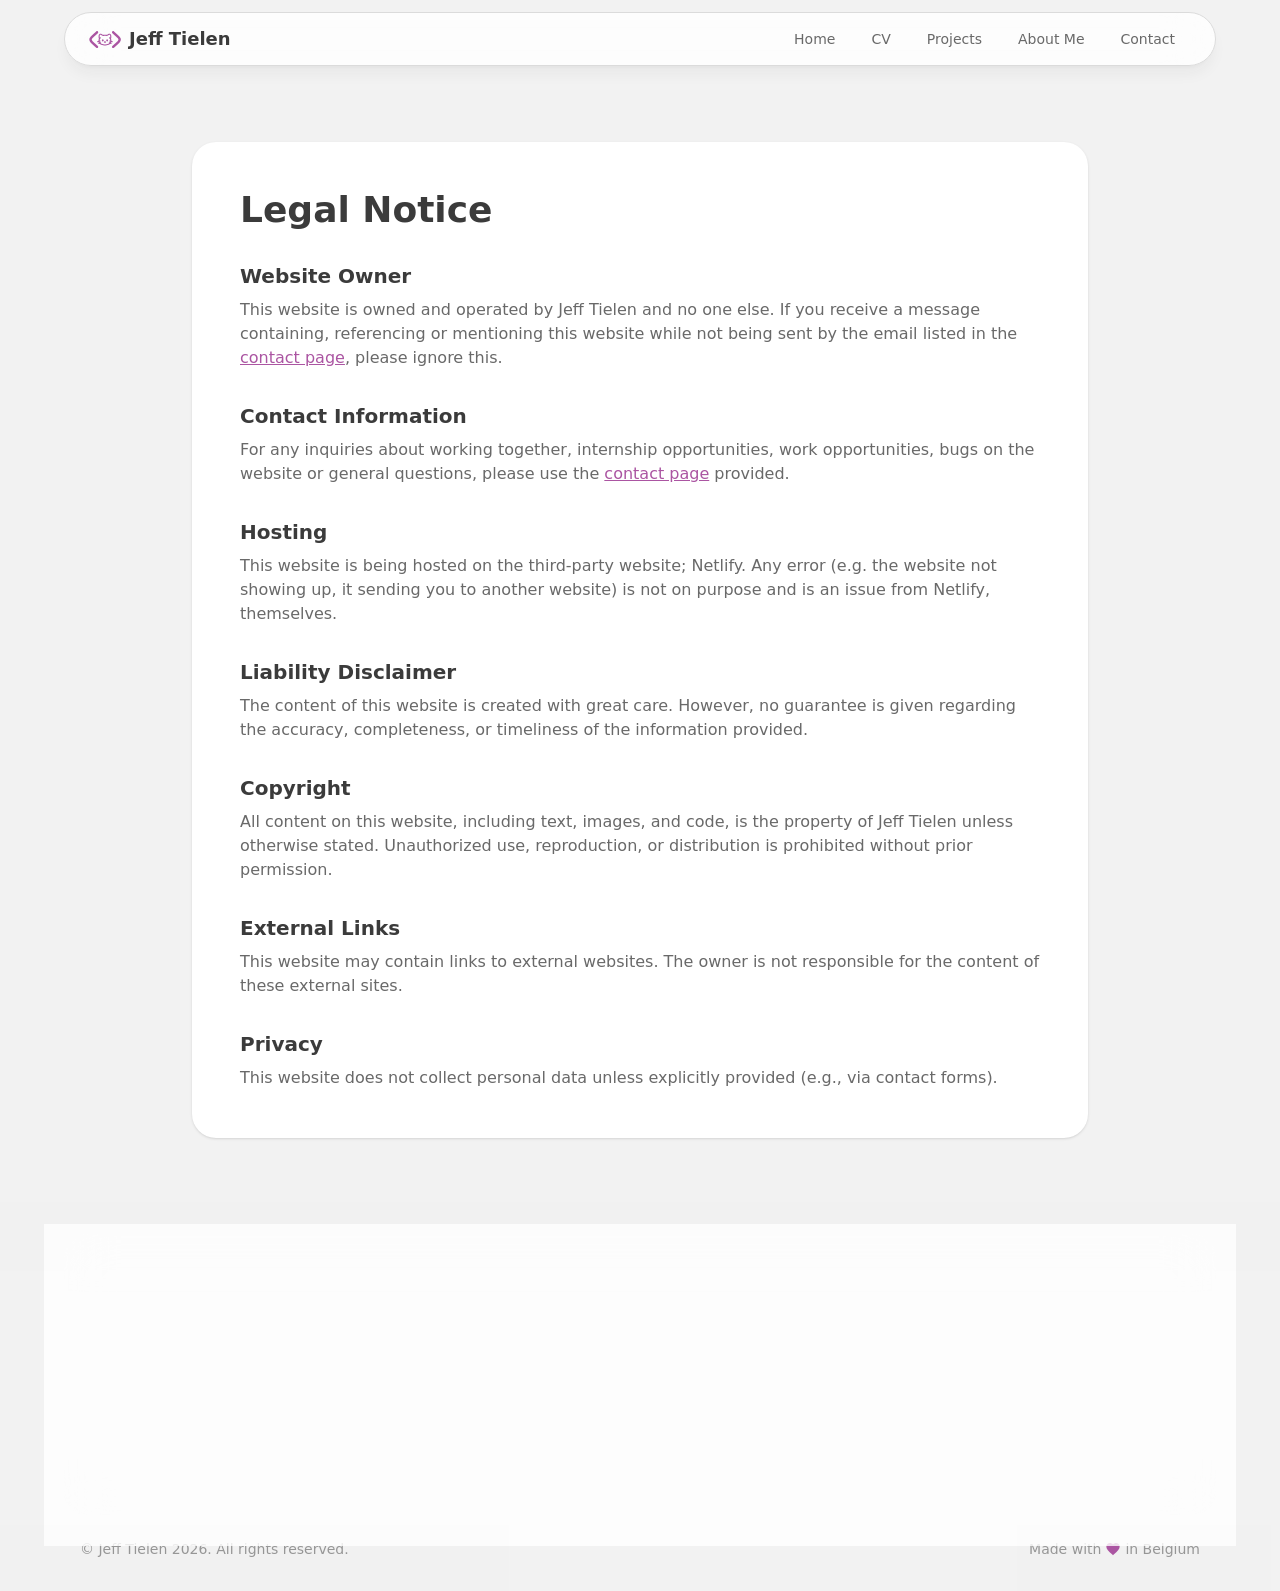
<file: legalnotice.html>
<!DOCTYPE html>
<html lang="en">
<head>
    <meta charset="UTF-8">
    <meta name="viewport" content="width=device-width, initial-scale=1.0">
    <meta name="author" content="Jeff &quot;Kat&quot; Tielen">
    <meta name="description" content="Legal notice for Jeff Tielen's portfolio website.">
    <link rel="stylesheet" href="./resources/css/output.css">
    <link rel="shortcut icon" href="./resources/svg/favicon/favicon.svg" type="image/x-icon">
    <title>Jeff Tielen - Legal Notice</title>
</head>

<body class="bg-mainblack-50 text-mainblack-800 min-h-screen flex flex-col">

    <!-- Header -->
    <header class="sticky top-0 z-50 px-4 lg:px-8 py-3">
        <!-- Navbar -->
        <nav class="max-w-6xl mx-auto bg-white/80 backdrop-blur-xl rounded-full px-4 lg:px-6 py-2 shadow-lg shadow-mainblack-900/5 border border-mainblack-100">
            <div class="flex items-center justify-between">
                <a href="index.html" class="flex items-center gap-2 text-lg font-bold text-mainblack-800 hover:text-mainpink-500 transition-colors">
                    <span class="w-8 h-8 rounded-lg flex items-center justify-center text-white text-sm font-bold"><img src="./resources/svg/favicon/favicon.svg" alt=""></span>
                    <span class="hidden sm:inline">Jeff Tielen</span>
                </a>
                <!-- Desktop Navigation -->
                <div class="hidden md:flex items-center gap-1">
                    <a href="index.html" class="px-4 py-2 text-sm font-medium text-mainblack-600 hover:text-mainpink-500 hover:bg-mainpink-50 rounded-full transition-all">Home</a>
                    <a href="cv.html" class="px-4 py-2 text-sm font-medium text-mainblack-600 hover:text-mainpink-500 hover:bg-mainpink-50 rounded-full transition-all">CV</a>
                    <a href="projects.html" class="px-4 py-2 text-sm font-medium text-mainblack-600 hover:text-mainpink-500 hover:bg-mainpink-50 rounded-full transition-all">Projects</a>
                    <a href="aboutme.html" class="px-4 py-2 text-sm font-medium text-mainblack-600 hover:text-mainpink-500 hover:bg-mainpink-50 rounded-full transition-all">About Me</a>
                    <a href="contact.html" class="px-4 py-2 text-sm font-medium text-mainblack-600 hover:text-mainpink-500 hover:bg-mainpink-50 rounded-full transition-all">Contact</a>
                </div>
                <!-- Mobile Menu Button -->
                <button class="md:hidden flex items-center justify-center w-10 h-10 text-mainblack-600 hover:bg-mainpink-50 rounded-full transition-colors" id="mobile-menu-btn">
                    <svg xmlns="http://www.w3.org/2000/svg" class="h-5 w-5" fill="none" viewBox="0 0 24 24" stroke="currentColor">
                        <path stroke-linecap="round" stroke-linejoin="round" stroke-width="2" d="M4 6h16M4 12h16M4 18h16" />
                    </svg>
                </button>
            </div>
        </nav>
        <!-- Mobile Navigation -->
        <div class="md:hidden hidden mt-2 mx-auto max-w-6xl bg-white/95 backdrop-blur-xl rounded-2xl shadow-lg shadow-mainblack-900/10 border border-mainblack-100 overflow-hidden" id="mobile-menu">
            <a href="index.html" class="flex items-center gap-3 px-5 py-3 text-sm font-medium text-mainblack-600 hover:bg-mainpink-50 hover:text-mainpink-500">
                <span class="w-2 h-2 bg-mainpink-500 rounded-full"></span>
                Home
            </a>
            <a href="cv.html" class="flex items-center gap-3 px-5 py-3 text-sm font-medium text-mainblack-600 hover:bg-mainpink-50 hover:text-mainpink-500 transition-colors">
                <span class="w-2 h-2 bg-transparent rounded-full"></span>
                CV
            </a>
            <a href="projects.html" class="flex items-center gap-3 px-5 py-3 text-sm font-medium text-mainblack-600 hover:bg-mainpink-50 hover:text-mainpink-500 transition-colors">
                <span class="w-2 h-2 bg-transparent rounded-full"></span>
                Projects
            </a>
            <a href="aboutme.html" class="flex items-center gap-3 px-5 py-3 text-sm font-medium text-mainblack-600 hover:bg-mainpink-50 hover:text-mainpink-500 transition-colors">
                <span class="w-2 h-2 bg-transparent rounded-full"></span>
                About Me
            </a>
            <a href="contact.html" class="flex items-center gap-3 px-5 py-3 text-sm font-medium text-mainpink-500 bg-mainpink-50 transition-colors">
                <span class="w-2 h-2 bg-transparent rounded-full"></span>
                Contact
            </a>
        </div>
    </header>

    <!-- MAIN CONTENT -->
    <main class="flex-1 px-6 lg:px-20 py-16">
        <div class="max-w-4xl mx-auto bg-white rounded-3xl shadow-sm p-8 lg:p-12">

            <h1 class="text-3xl lg:text-4xl font-bold mb-8 text-mainblack-800">
                Legal Notice
            </h1>

            <div class="space-y-8 text-mainblack-600">

                <!-- Owner -->
                <section>
                    <h2 class="text-xl font-semibold text-mainblack-800 mb-2">Website Owner</h2>
                    <p>
                       This website is owned and operated by Jeff Tielen and no one else. If you receive a message containing, referencing or
                       mentioning this website while not being sent by the email listed in the 
                       <a href="contact.html" class="text-mainpink-500 underline">contact page</a>, please ignore this.
                    </p>
                </section>

                <!-- Contact -->
                <section>
                    <h2 class="text-xl font-semibold text-mainblack-800 mb-2">Contact Information</h2>
                    <p>
                        For any inquiries about working together, internship opportunities, work opportunities, bugs on the website or 
                        general questions, please use the <a href="contact.html" class="text-mainpink-500 underline">contact page</a> provided.
                    </p>
                </section>

                <!-- Hosting -->
                <section>
                    <h2 class="text-xl font-semibold text-mainblack-800 mb-2">Hosting</h2>
                    <p>
                        This website is being hosted on the third-party website; Netlify. Any error (e.g. the website not showing up, it
                        sending you to another website) is not on purpose and is an issue from Netlify, themselves.
                    </p>
                </section>

                <!-- Liability -->
                <section>
                    <h2 class="text-xl font-semibold text-mainblack-800 mb-2">Liability Disclaimer</h2>
                    <p>
                        The content of this website is created with great care. However, no guarantee is given regarding the accuracy,
                        completeness, or timeliness of the information provided.
                    </p>
                </section>

                <!-- Copyright -->
                <section>
                    <h2 class="text-xl font-semibold text-mainblack-800 mb-2">Copyright</h2>
                    <p>
                        All content on this website, including text, images, and code, is the property of Jeff Tielen unless otherwise stated.
                        Unauthorized use, reproduction, or distribution is prohibited without prior permission.
                    </p>
                </section>

                <!-- External links -->
                <section>
                    <h2 class="text-xl font-semibold text-mainblack-800 mb-2">External Links</h2>
                    <p>
                        This website may contain links to external websites. The owner is not responsible for the content of these external sites.
                    </p>
                </section>

                <!-- Privacy -->
                <section>
                    <h2 class="text-xl font-semibold text-mainblack-800 mb-2">Privacy</h2>
                    <p>
                        This website does not collect personal data unless explicitly provided (e.g., via contact forms).
                    </p>
                </section>

            </div>
        </div>
    </main>

    <!-- Footer -->
    <footer class="w-full px-4 lg:px-8 py-8 bg-mainblack-50/50">
        <div class="max-w-6xl mx-auto">
            <!-- Main Footer Card -->
            <div class="bg-white/80 backdrop-blur-xl rounded-3xl p-8 lg:p-12 shadow-lg shadow-mainblack-900/5 border border-mainblack-100">
                <div class="grid sm:grid-cols-2 lg:grid-cols-4 gap-10 lg:gap-12">
                    <!-- Brand -->
                    <div class="sm:col-span-2 lg:col-span-1">
                        <a href="index.html" class="inline-flex items-center gap-2 text-lg font-bold text-mainblack-800 hover:text-mainpink-500 transition-colors">
                            <span class="w-8 h-8 rounded-lg flex items-center justify-center text-white text-sm font-bold"><img src="./resources/svg/favicon/favicon.svg" alt=""></span>
                            Jeff Tielen
                        </a>
                        <p class="text-sm text-mainblack-500 mt-4 leading-relaxed">ACS Student &amp; Developer passionate about creating beautiful web experiences.</p>
                        <!-- Social Icons -->
                        <div class="flex items-center gap-2 mt-5">
                            <a href="https://linkedin.com/in/jeff-tielen" class="w-10 h-10 flex items-center justify-center rounded-full bg-mainblack-100 text-mainblack-600 hover:bg-mainpink-500 hover:text-white transition-all">
                                <svg xmlns="http://www.w3.org/2000/svg" class="h-5 w-5" fill="currentColor" viewBox="0 0 24 24">
                                    <path d="M19 0h-14c-2.761 0-5 2.239-5 5v14c0 2.761 2.239 5 5 5h14c2.762 0 5-2.239 5-5v-14c0-2.761-2.238-5-5-5zm-11 19h-3v-11h3v11zm-1.5-12.268c-.966 0-1.75-.79-1.75-1.764s.784-1.764 1.75-1.764 1.75.79 1.75 1.764-.783 1.764-1.75 1.764zm13.5 12.268h-3v-5.604c0-3.368-4-3.113-4 0v5.604h-3v-11h3v1.765c1.396-2.586 7-2.777 7 2.476v6.759z"/>
                                </svg>
                            </a>
                            <a href="https://github.com/KatQwer" class="w-10 h-10 flex items-center justify-center rounded-full bg-mainblack-100 text-mainblack-600 hover:bg-mainpink-500 hover:text-white transition-all">
                                <svg xmlns="http://www.w3.org/2000/svg" class="h-5 w-5" fill="currentColor" viewBox="0 0 24 24">
                                    <path d="M12 0c-6.626 0-12 5.373-12 12 0 5.302 3.438 9.8 8.207 11.387.599.111.793-.261.793-.577v-2.234c-3.338.726-4.033-1.416-4.033-1.416-.546-1.387-1.333-1.756-1.333-1.756-1.089-.745.083-.729.083-.729 1.205.084 1.839 1.237 1.839 1.237 1.07 1.834 2.807 1.304 3.492.997.107-.775.418-1.305.762-1.604-2.665-.305-5.467-1.334-5.467-5.931 0-1.311.469-2.381 1.236-3.221-.124-.303-.535-1.524.117-3.176 0 0 1.008-.322 3.301 1.23.957-.266 1.983-.399 3.003-.404 1.02.005 2.047.138 3.006.404 2.291-1.552 3.297-1.23 3.297-1.23.653 1.653.242 2.874.118 3.176.77.84 1.235 1.911 1.235 3.221 0 4.609-2.807 5.624-5.479 5.921.43.372.823 1.102.823 2.222v3.293c0 .319.192.694.801.576 4.765-1.589 8.199-6.086 8.199-11.386 0-6.627-5.373-12-12-12z"/>
                                </svg>
                            </a>
                        </div>
                    </div>
                    <!-- Navigation -->
                    <div>
                        <h2 class="text-xs font-semibold text-mainblack-400 uppercase tracking-wider mb-4">Navigation</h2>
                        <ul class="space-y-3">
                            <li><a href="index.html" class="text-sm text-mainblack-600 hover:text-mainpink-500 hover:translate-x-1 inline-block transition-all">Home</a></li>
                            <li><a href="cv.html" class="text-sm text-mainblack-600 hover:text-mainpink-500 hover:translate-x-1 inline-block transition-all">CV</a></li>
                            <li><a href="projects.html" class="text-sm text-mainblack-600 hover:text-mainpink-500 hover:translate-x-1 inline-block transition-all">Projects</a></li>
                            <li><a href="aboutme.html" class="text-sm text-mainblack-600 hover:text-mainpink-500 hover:translate-x-1 inline-block transition-all">About Me</a></li>
                        </ul>
                    </div>
                    <!-- Connect -->
                    <div>
                        <h2 class="text-xs font-semibold text-mainblack-400 uppercase tracking-wider mb-4">Connect</h2>
                        <ul class="space-y-3">
                            <li><a href="https://linkedin.com/in/jeff-tielen" class="text-sm text-mainblack-600 hover:text-mainpink-500 hover:translate-x-1 inline-block transition-all">LinkedIn</a></li>
                            <li><a href="https://github.com/KatQwer" class="text-sm text-mainblack-600 hover:text-mainpink-500 hover:translate-x-1 inline-block transition-all">GitHub</a></li>
                        </ul>
                    </div>
                    <!-- Other -->
                    <div>
                        <h2 class="text-xs font-semibold text-mainblack-400 uppercase tracking-wider mb-4">Other</h2>
                        <ul class="space-y-3">
                            <li><a href="legalnotice.html" class="text-sm text-mainblack-600 hover:text-mainpink-500 hover:translate-x-1 inline-block transition-all">Legal Notice</a></li>
                            <li><a href="contact.html" class="text-sm text-mainblack-600 hover:text-mainpink-500 hover:translate-x-1 inline-block transition-all">Contact</a></li>
                        </ul>
                    </div>
                </div>
            </div>
            <!-- Copyright disclaimer -->
            <div class="mt-6 flex flex-col sm:flex-row items-center justify-between gap-4 px-4">
                <span class="text-sm text-mainblack-400">&copy; Jeff Tielen 2026. All rights reserved.</span>
                <div class="flex items-center gap-1 text-sm text-mainblack-400">
                    Made with
                    <svg xmlns="http://www.w3.org/2000/svg" class="h-4 w-4 text-mainpink-500" fill="currentColor" viewBox="0 0 24 24">
                        <path d="M12 21.35l-1.45-1.32C5.4 15.36 2 12.28 2 8.5 2 5.42 4.42 3 7.5 3c1.74 0 3.41.81 4.5 2.09C13.09 3.81 14.76 3 16.5 3 19.58 3 22 5.42 22 8.5c0 3.78-3.4 6.86-8.55 11.54L12 21.35z"/>
                    </svg>
                    in Belgium
                </div>
            </div>
        </div>
    </footer>

    <script>
        document.getElementById('mobile-menu-btn').addEventListener('click', function() {
            const menu = document.getElementById('mobile-menu');
            if(menu) menu.classList.toggle('hidden');
        });
    </script>

</body>
</html>
</file>
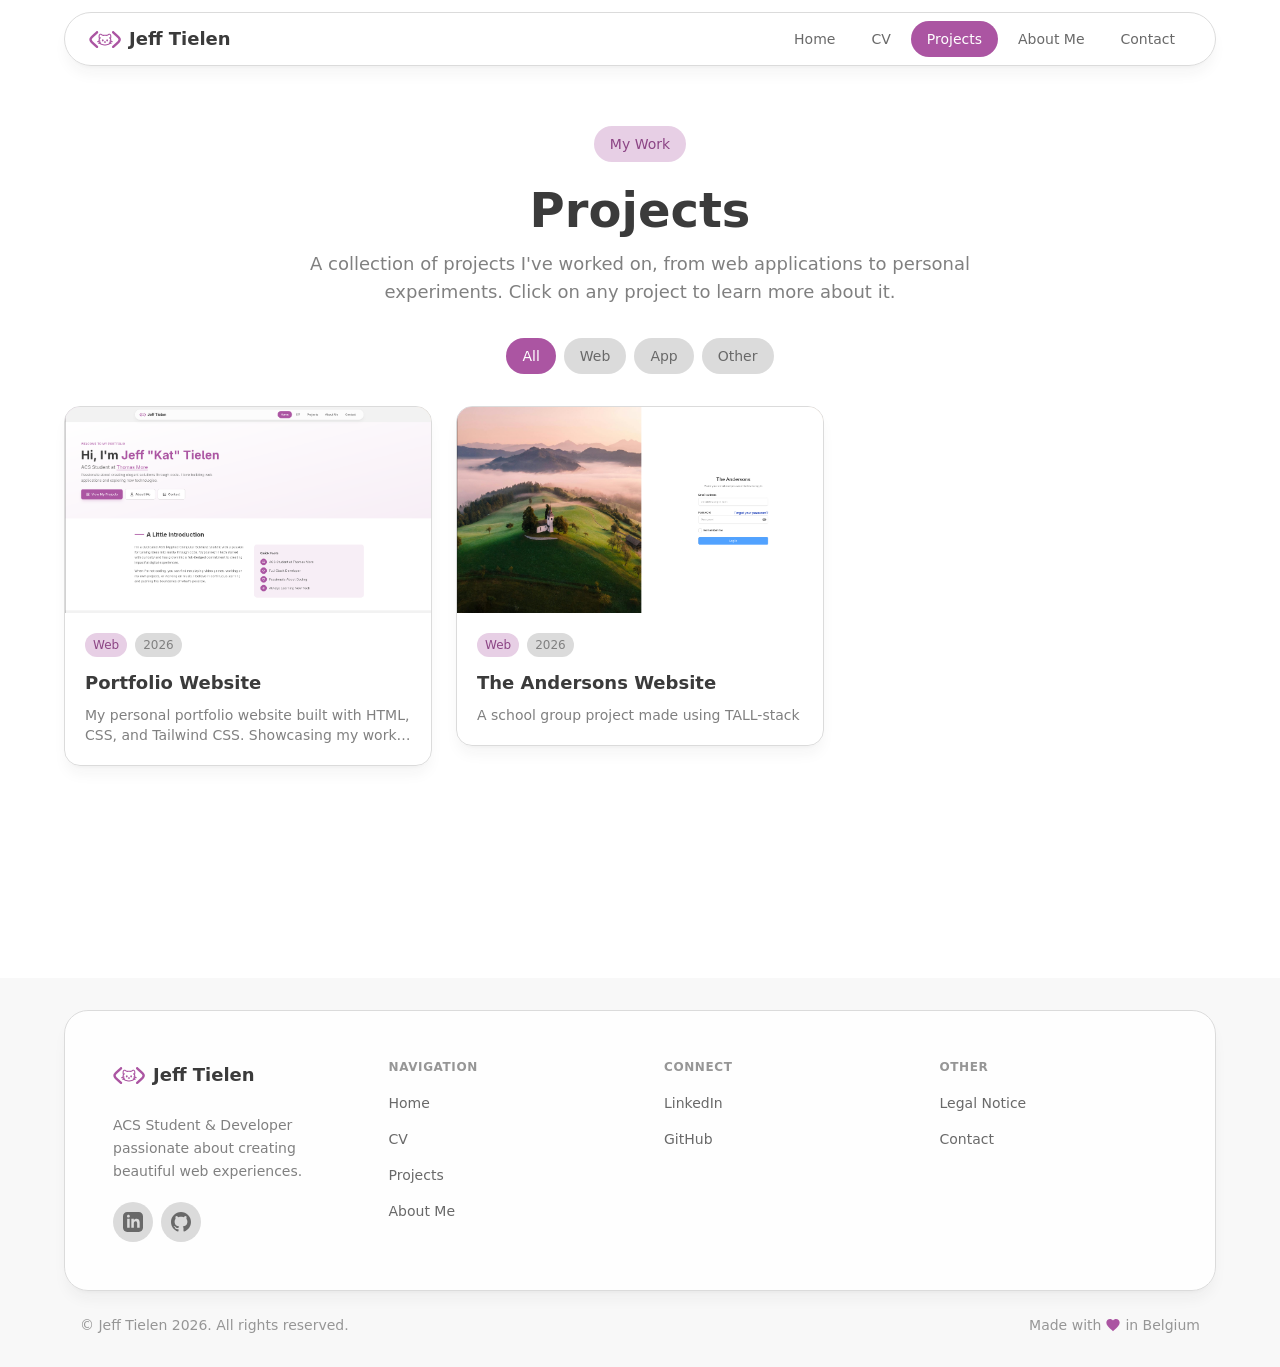
<file: projects.html>
<!DOCTYPE html>
<html lang="en">
<head>
    <!-- Meta -->
    <meta charset="UTF-8">
    <meta name="viewport" content="width=device-width, initial-scale=1.0">
    <meta name="author" content="Jeff &quot;Kat&quot; Tielen">
    <meta name="description" content="This page shows the projects Jeff &quot;Kat&quot; Tielen has worked on.">
    <!-- Links -->
    <link rel="stylesheet" href="./resources/css/output.css">
    <link rel="shortcut icon" href="./resources/svg/favicon/favicon.svg" type="image/x-icon">
    <!-- Title -->
    <title>Jeff Tielen - Projects</title>
</head>
<body class="bg-white">
    <!-- Header -->
    <header class="sticky top-0 z-50 px-4 lg:px-8 py-3">
        <!-- Navbar -->
        <nav class="max-w-6xl mx-auto bg-white/80 backdrop-blur-xl rounded-full px-4 lg:px-6 py-2 shadow-lg shadow-mainblack-900/5 border border-mainblack-100">
            <div class="flex items-center justify-between">
                <a href="index.html" class="flex items-center gap-2 text-lg font-bold text-mainblack-800 hover:text-mainpink-500 transition-colors">
                    <span class="w-8 h-8 rounded-lg flex items-center justify-center text-white text-sm font-bold"><img src="./resources/svg/favicon/favicon.svg" alt=""></span>
                    <span class="hidden sm:inline">Jeff Tielen</span>
                </a>
                <!-- Desktop Navigation -->
                <div class="hidden md:flex items-center gap-1">
                    <a href="index.html" class="px-4 py-2 text-sm font-medium text-mainblack-600 hover:text-mainpink-500 hover:bg-mainpink-50 rounded-full transition-all">Home</a>
                    <a href="cv.html" class="px-4 py-2 text-sm font-medium text-mainblack-600 hover:text-mainpink-500 hover:bg-mainpink-50 rounded-full transition-all">CV</a>
                    <a href="projects.html" class="px-4 py-2 text-sm font-medium text-white bg-mainpink-500 rounded-full transition-all">Projects</a>
                    <a href="aboutme.html" class="px-4 py-2 text-sm font-medium text-mainblack-600 hover:text-mainpink-500 hover:bg-mainpink-50 rounded-full transition-all">About Me</a>
                    <a href="contact.html" class="px-4 py-2 text-sm font-medium text-mainblack-600 hover:text-mainpink-500 hover:bg-mainpink-50 rounded-full transition-all">Contact</a>
                </div>
                <!-- Mobile Menu Button -->
                <button class="md:hidden flex items-center justify-center w-10 h-10 text-mainblack-600 hover:bg-mainpink-50 rounded-full transition-colors" id="mobile-menu-btn">
                    <svg xmlns="http://www.w3.org/2000/svg" class="h-5 w-5" fill="none" viewBox="0 0 24 24" stroke="currentColor">
                        <path stroke-linecap="round" stroke-linejoin="round" stroke-width="2" d="M4 6h16M4 12h16M4 18h16" />
                    </svg>
                </button>
            </div>
        </nav>
        <!-- Mobile Navigation -->
        <div class="md:hidden hidden mt-2 mx-auto max-w-6xl bg-white/95 backdrop-blur-xl rounded-2xl shadow-lg shadow-mainblack-900/10 border border-mainblack-100 overflow-hidden" id="mobile-menu">
            <a href="index.html" class="flex items-center gap-3 px-5 py-3 text-sm font-medium text-mainblack-600 hover:bg-mainpink-50 hover:text-mainpink-500">
                <span class="w-2 h-2 bg-mainpink-500 rounded-full"></span>
                Home
            </a>
            <a href="cv.html" class="flex items-center gap-3 px-5 py-3 text-sm font-medium text-mainblack-600 hover:bg-mainpink-50 hover:text-mainpink-500 transition-colors">
                <span class="w-2 h-2 bg-transparent rounded-full"></span>
                CV
            </a>
            <a href="projects.html" class="flex items-center gap-3 px-5 py-3 text-sm font-medium text-mainpink-500 bg-mainpink-50 transition-colors">
                <span class="w-2 h-2 bg-transparent rounded-full"></span>
                Projects
            </a>
            <a href="aboutme.html" class="flex items-center gap-3 px-5 py-3 text-sm font-medium text-mainblack-600 hover:bg-mainpink-50 hover:text-mainpink-500 transition-colors">
                <span class="w-2 h-2 bg-transparent rounded-full"></span>
                About Me
            </a>
            <a href="contact.html" class="flex items-center gap-3 px-5 py-3 text-sm font-medium text-mainblack-600 hover:bg-mainpink-50 hover:text-mainpink-500 transition-colors">
                <span class="w-2 h-2 bg-transparent rounded-full"></span>
                Contact
            </a>
        </div>
    </header>

    <!-- Main Content -->
    <main class="min-h-screen">
        <!-- Hero Section -->
        <section class="px-4 lg:px-8 pt-12 pb-8">
            <div class="max-w-6xl mx-auto text-center">
                <span class="inline-block px-4 py-2 bg-mainpink-100 text-mainpink-600 rounded-full text-sm font-medium mb-6">My Work</span>
                <h1 class="text-4xl lg:text-5xl font-bold text-mainblack-800 mb-4 text-balance">Projects</h1>
                <p class="text-lg text-mainblack-500 max-w-2xl mx-auto text-pretty">A collection of projects I've worked on, from web applications to personal experiments. Click on any project to learn more about it.</p>
            </div>
        </section>

        <!-- Filter Tags -->
        <section class="px-4 lg:px-8 pb-8">
            <div class="max-w-6xl mx-auto flex flex-wrap justify-center gap-2">
                <button class="filter-btn px-4 py-2 bg-mainpink-500 text-white rounded-full text-sm font-medium transition-all" data-filter="all">All</button>
                <button class="filter-btn px-4 py-2 bg-mainblack-100 text-mainblack-600 hover:bg-mainpink-100 hover:text-mainpink-600 rounded-full text-sm font-medium transition-all" data-filter="web">Web</button>
                <button class="filter-btn px-4 py-2 bg-mainblack-100 text-mainblack-600 hover:bg-mainpink-100 hover:text-mainpink-600 rounded-full text-sm font-medium transition-all" data-filter="app">App</button>
                <button class="filter-btn px-4 py-2 bg-mainblack-100 text-mainblack-600 hover:bg-mainpink-100 hover:text-mainpink-600 rounded-full text-sm font-medium transition-all" data-filter="other">Other</button>
            </div>
        </section>

        <!-- Projects Grid -->
        <section class="px-4 lg:px-8 pb-16">
            <div class="max-w-6xl mx-auto grid sm:grid-cols-2 lg:grid-cols-3 gap-6">
                
                <!-- Portfolio Card -->
                <div class="project-card group cursor-pointer" data-category="web" data-project="personal-portfolio">
                    <div class="bg-white/80 backdrop-blur-xl rounded-2xl overflow-hidden shadow-lg shadow-mainblack-900/5 border border-mainblack-100 hover:shadow-xl hover:shadow-mainpink-500/10 hover:border-mainpink-200 transition-all duration-300">
                        <!-- Project Image -->
                        <div class="aspect-video bg-gradient-to-br from-mainpink-100 to-mainyellow-100 relative overflow-hidden">
                            <div class="absolute inset-0 flex items-center justify-center">
                                <img src="./resources/img/portfolio1.png" alt="">
                            </div>
                            <!-- Hover Overlay -->
                            <div class="absolute inset-0 bg-mainpink-500/90 flex items-center justify-center opacity-0 group-hover:opacity-100 transition-opacity duration-300">
                                <span class="text-white font-medium flex items-center gap-2">
                                    View Project
                                    <svg xmlns="http://www.w3.org/2000/svg" class="h-5 w-5" fill="none" viewBox="0 0 24 24" stroke="currentColor">
                                        <path stroke-linecap="round" stroke-linejoin="round" stroke-width="2" d="M14 5l7 7m0 0l-7 7m7-7H3" />
                                    </svg>
                                </span>
                            </div>
                        </div>
                        <!-- Project Info -->
                        <div class="p-5">
                            <div class="flex items-center gap-2 mb-3">
                                <span class="px-2 py-1 bg-mainpink-100 text-mainpink-600 rounded-full text-xs font-medium">Web</span>
                                <span class="px-2 py-1 bg-mainblack-100 text-mainblack-500 rounded-full text-xs font-medium">2026</span>
                            </div>
                            <h3 class="text-lg font-semibold text-mainblack-800 mb-2 group-hover:text-mainpink-500 transition-colors">Portfolio Website</h3>
                            <p class="text-sm text-mainblack-500 line-clamp-2">My personal portfolio website built with HTML, CSS, and Tailwind CSS. Showcasing my work and skills.</p>
                        </div>
                    </div>
                </div>

                <!-- Skill2 Project Card -->
                <div class="project-card group cursor-pointer" data-category="web" data-project="skill2-project">
                    <div class="bg-white/80 backdrop-blur-xl rounded-2xl overflow-hidden shadow-lg shadow-mainblack-900/5 border border-mainblack-100 hover:shadow-xl hover:shadow-mainpink-500/10 hover:border-mainpink-200 transition-all duration-300">
                        <!-- Project Image -->
                        <div class="aspect-video bg-gradient-to-br from-mainpink-100 to-mainyellow-100 relative overflow-hidden">
                            <div class="absolute inset-0 flex items-center justify-center">
                                <img src="./resources/img/skill2_project1.png" alt="Project of my SKIL2 project.">
                            </div>
                            <!-- Hover Overlay -->
                            <div class="absolute inset-0 bg-mainpink-500/90 flex items-center justify-center opacity-0 group-hover:opacity-100 transition-opacity duration-300">
                                <span class="text-white font-medium flex items-center gap-2">
                                    View Project
                                    <svg xmlns="http://www.w3.org/2000/svg" class="h-5 w-5" fill="none" viewBox="0 0 24 24" stroke="currentColor">
                                        <path stroke-linecap="round" stroke-linejoin="round" stroke-width="2" d="M14 5l7 7m0 0l-7 7m7-7H3" />
                                    </svg>
                                </span>
                            </div>
                        </div>
                        <!-- Project Info -->
                        <div class="p-5">
                            <div class="flex items-center gap-2 mb-3">
                                <span class="px-2 py-1 bg-mainpink-100 text-mainpink-600 rounded-full text-xs font-medium">Web</span>
                                <span class="px-2 py-1 bg-mainblack-100 text-mainblack-500 rounded-full text-xs font-medium">2026</span>
                            </div>
                            <h3 class="text-lg font-semibold text-mainblack-800 mb-2 group-hover:text-mainpink-500 transition-colors">The Andersons Website</h3>
                            <p class="text-sm text-mainblack-500 line-clamp-2">A school group project made using TALL-stack</p>
                        </div>
                    </div>
                </div>
            </div>
        </section>
    </main>

    <!-- Project Modal -->
    <div id="project-modal" class="fixed inset-0 z-[100] hidden">
        <!-- Backdrop -->
        <div class="absolute inset-0 bg-mainblack-900/60 backdrop-blur-sm" id="modal-backdrop"></div>
        <!-- Modal Content -->
        <div class="absolute inset-4 lg:inset-8 flex items-center justify-center">
            <div class="bg-white rounded-3xl w-full max-w-4xl max-h-full overflow-hidden shadow-2xl flex flex-col">
                <!-- Modal Header -->
                <div class="flex items-center justify-between p-6 border-b border-mainblack-100">
                    <h2 id="modal-title" class="text-2xl font-bold text-mainblack-800">Project Title</h2>
                    <button id="modal-close" class="w-10 h-10 flex items-center justify-center rounded-full bg-mainblack-100 text-mainblack-600 hover:bg-mainpink-500 hover:text-white transition-all">
                        <svg xmlns="http://www.w3.org/2000/svg" class="h-5 w-5" fill="none" viewBox="0 0 24 24" stroke="currentColor">
                            <path stroke-linecap="round" stroke-linejoin="round" stroke-width="2" d="M6 18L18 6M6 6l12 12" />
                        </svg>
                    </button>
                </div>
                <!-- Modal Body -->
                <div class="flex-1 overflow-y-auto p-6">
                    <!-- Image Gallery -->
                    <div class="mb-8">
                        <div id="modal-main-image" class="aspect-video bg-gradient-to-br from-mainpink-100 to-mainyellow-100 rounded-2xl mb-4 flex items-center justify-center">
                            <!-- Main image will be inserted here -->
                        </div>
                        <div id="modal-thumbnails" class="flex gap-3 overflow-x-auto pb-2">
                            <!-- Thumbnails will be inserted here -->
                        </div>
                    </div>
                    <!-- Project Info -->
                    <div class="grid lg:grid-cols-3 gap-8">
                        <!-- Description -->
                        <div class="lg:col-span-2">
                            <h3 class="text-lg font-semibold text-mainblack-800 mb-3">About This Project</h3>
                            <p id="modal-description" class="text-mainblack-500 leading-relaxed mb-6">
                                Lorem ipsum dolor sit amet, consectetur adipiscing elit. Sed do eiusmod tempor incididunt ut labore et dolore magna aliqua. Ut enim ad minim veniam, quis nostrud exercitation ullamco laboris nisi ut aliquip ex ea commodo consequat.
                            </p>
                            <h3 class="text-lg font-semibold text-mainblack-800 mb-3">Key Features</h3>
                            <ul id="modal-features" class="space-y-2 text-mainblack-500">
                                <li class="flex items-start gap-2">
                                    <svg xmlns="http://www.w3.org/2000/svg" class="h-5 w-5 text-mainpink-500 flex-shrink-0 mt-0.5" fill="none" viewBox="0 0 24 24" stroke="currentColor">
                                        <path stroke-linecap="round" stroke-linejoin="round" stroke-width="2" d="M5 13l4 4L19 7" />
                                    </svg>
                                    Feature one description here
                                </li>
                                <li class="flex items-start gap-2">
                                    <svg xmlns="http://www.w3.org/2000/svg" class="h-5 w-5 text-mainpink-500 flex-shrink-0 mt-0.5" fill="none" viewBox="0 0 24 24" stroke="currentColor">
                                        <path stroke-linecap="round" stroke-linejoin="round" stroke-width="2" d="M5 13l4 4L19 7" />
                                    </svg>
                                    Feature two description here
                                </li>
                                <li class="flex items-start gap-2">
                                    <svg xmlns="http://www.w3.org/2000/svg" class="h-5 w-5 text-mainpink-500 flex-shrink-0 mt-0.5" fill="none" viewBox="0 0 24 24" stroke="currentColor">
                                        <path stroke-linecap="round" stroke-linejoin="round" stroke-width="2" d="M5 13l4 4L19 7" />
                                    </svg>
                                    Feature three description here
                                </li>
                            </ul>
                        </div>
                        <!-- Sidebar -->
                        <div class="space-y-6">
                            <!-- Tech Stack -->
                            <div class="bg-mainblack-50 rounded-2xl p-5">
                                <h3 class="text-sm font-semibold text-mainblack-400 uppercase tracking-wider mb-3">Tech Stack</h3>
                                <div id="modal-tech" class="flex flex-wrap gap-2">
                                    <span class="px-3 py-1 bg-white text-mainblack-600 rounded-full text-sm font-medium">HTML</span>
                                    <span class="px-3 py-1 bg-white text-mainblack-600 rounded-full text-sm font-medium">CSS</span>
                                    <span class="px-3 py-1 bg-white text-mainblack-600 rounded-full text-sm font-medium">JavaScript</span>
                                </div>
                            </div>
                            <!-- Project Links -->
                            <div class="bg-mainblack-50 rounded-2xl p-5">
                                <h3 class="text-sm font-semibold text-mainblack-400 uppercase tracking-wider mb-3">Links</h3>
                                <div id="modal-links" class="space-y-2">
                                    <a href="#" class="flex items-center gap-2 text-mainblack-600 hover:text-mainpink-500 transition-colors">
                                        <svg xmlns="http://www.w3.org/2000/svg" class="h-5 w-5" fill="none" viewBox="0 0 24 24" stroke="currentColor">
                                            <path stroke-linecap="round" stroke-linejoin="round" stroke-width="2" d="M10 6H6a2 2 0 00-2 2v10a2 2 0 002 2h10a2 2 0 002-2v-4M14 4h6m0 0v6m0-6L10 14" />
                                        </svg>
                                        Live Demo
                                    </a>
                                    <a href="#" class="flex items-center gap-2 text-mainblack-600 hover:text-mainpink-500 transition-colors">
                                        <svg xmlns="http://www.w3.org/2000/svg" class="h-5 w-5" fill="currentColor" viewBox="0 0 24 24">
                                            <path d="M12 0c-6.626 0-12 5.373-12 12 0 5.302 3.438 9.8 8.207 11.387.599.111.793-.261.793-.577v-2.234c-3.338.726-4.033-1.416-4.033-1.416-.546-1.387-1.333-1.756-1.333-1.756-1.089-.745.083-.729.083-.729 1.205.084 1.839 1.237 1.839 1.237 1.07 1.834 2.807 1.304 3.492.997.107-.775.418-1.305.762-1.604-2.665-.305-5.467-1.334-5.467-5.931 0-1.311.469-2.381 1.236-3.221-.124-.303-.535-1.524.117-3.176 0 0 1.008-.322 3.301 1.23.957-.266 1.983-.399 3.003-.404 1.02.005 2.047.138 3.006.404 2.291-1.552 3.297-1.23 3.297-1.23.653 1.653.242 2.874.118 3.176.77.84 1.235 1.911 1.235 3.221 0 4.609-2.807 5.624-5.479 5.921.43.372.823 1.102.823 2.222v3.293c0 .319.192.694.801.576 4.765-1.589 8.199-6.086 8.199-11.386 0-6.627-5.373-12-12-12z"/>
                                        </svg>
                                        GitHub Repo
                                    </a>
                                </div>
                            </div>
                            <!-- Date -->
                            <div class="bg-mainblack-50 rounded-2xl p-5">
                                <h3 class="text-sm font-semibold text-mainblack-400 uppercase tracking-wider mb-3">Completed</h3>
                                <p id="modal-date" class="text-mainblack-600 font-medium">2026</p>
                            </div>
                        </div>
                    </div>
                </div>
            </div>
        </div>
    </div>

    <!-- Footer -->
    <footer class="w-full px-4 lg:px-8 py-8 bg-mainblack-50/50">
        <div class="max-w-6xl mx-auto">
            <!-- Main Footer Card -->
            <div class="bg-white/80 backdrop-blur-xl rounded-3xl p-8 lg:p-12 shadow-lg shadow-mainblack-900/5 border border-mainblack-100">
                <div class="grid sm:grid-cols-2 lg:grid-cols-4 gap-10 lg:gap-12">
                    <!-- Brand -->
                    <div class="sm:col-span-2 lg:col-span-1">
                        <a href="index.html" class="inline-flex items-center gap-2 text-lg font-bold text-mainblack-800 hover:text-mainpink-500 transition-colors">
                            <span class="w-8 h-8 rounded-lg flex items-center justify-center text-white text-sm font-bold"><img src="./resources/svg/favicon/favicon.svg" alt=""></span>
                            Jeff Tielen
                        </a>
                        <p class="text-sm text-mainblack-500 mt-4 leading-relaxed">ACS Student &amp; Developer passionate about creating beautiful web experiences.</p>
                        <!-- Social Icons -->
                        <div class="flex items-center gap-2 mt-5">
                            <a href="https://linkedin.com/in/jeff-tielen" class="w-10 h-10 flex items-center justify-center rounded-full bg-mainblack-100 text-mainblack-600 hover:bg-mainpink-500 hover:text-white transition-all">
                                <svg xmlns="http://www.w3.org/2000/svg" class="h-5 w-5" fill="currentColor" viewBox="0 0 24 24">
                                    <path d="M19 0h-14c-2.761 0-5 2.239-5 5v14c0 2.761 2.239 5 5 5h14c2.762 0 5-2.239 5-5v-14c0-2.761-2.238-5-5-5zm-11 19h-3v-11h3v11zm-1.5-12.268c-.966 0-1.75-.79-1.75-1.764s.784-1.764 1.75-1.764 1.75.79 1.75 1.764-.783 1.764-1.75 1.764zm13.5 12.268h-3v-5.604c0-3.368-4-3.113-4 0v5.604h-3v-11h3v1.765c1.396-2.586 7-2.777 7 2.476v6.759z"/>
                                </svg>
                            </a>
                            <a href="https://github.com/KatQwer" class="w-10 h-10 flex items-center justify-center rounded-full bg-mainblack-100 text-mainblack-600 hover:bg-mainpink-500 hover:text-white transition-all">
                                <svg xmlns="http://www.w3.org/2000/svg" class="h-5 w-5" fill="currentColor" viewBox="0 0 24 24">
                                    <path d="M12 0c-6.626 0-12 5.373-12 12 0 5.302 3.438 9.8 8.207 11.387.599.111.793-.261.793-.577v-2.234c-3.338.726-4.033-1.416-4.033-1.416-.546-1.387-1.333-1.756-1.333-1.756-1.089-.745.083-.729.083-.729 1.205.084 1.839 1.237 1.839 1.237 1.07 1.834 2.807 1.304 3.492.997.107-.775.418-1.305.762-1.604-2.665-.305-5.467-1.334-5.467-5.931 0-1.311.469-2.381 1.236-3.221-.124-.303-.535-1.524.117-3.176 0 0 1.008-.322 3.301 1.23.957-.266 1.983-.399 3.003-.404 1.02.005 2.047.138 3.006.404 2.291-1.552 3.297-1.23 3.297-1.23.653 1.653.242 2.874.118 3.176.77.84 1.235 1.911 1.235 3.221 0 4.609-2.807 5.624-5.479 5.921.43.372.823 1.102.823 2.222v3.293c0 .319.192.694.801.576 4.765-1.589 8.199-6.086 8.199-11.386 0-6.627-5.373-12-12-12z"/>
                                </svg>
                            </a>
                        </div>
                    </div>
                    <!-- Navigation -->
                    <div>
                        <h2 class="text-xs font-semibold text-mainblack-400 uppercase tracking-wider mb-4">Navigation</h2>
                        <ul class="space-y-3">
                            <li><a href="index.html" class="text-sm text-mainblack-600 hover:text-mainpink-500 hover:translate-x-1 inline-block transition-all">Home</a></li>
                            <li><a href="cv.html" class="text-sm text-mainblack-600 hover:text-mainpink-500 hover:translate-x-1 inline-block transition-all">CV</a></li>
                            <li><a href="projects.html" class="text-sm text-mainblack-600 hover:text-mainpink-500 hover:translate-x-1 inline-block transition-all">Projects</a></li>
                            <li><a href="aboutme.html" class="text-sm text-mainblack-600 hover:text-mainpink-500 hover:translate-x-1 inline-block transition-all">About Me</a></li>
                        </ul>
                    </div>
                    <!-- Connect -->
                    <div>
                        <h2 class="text-xs font-semibold text-mainblack-400 uppercase tracking-wider mb-4">Connect</h2>
                        <ul class="space-y-3">
                            <li><a href="https://linkedin.com/in/jeff-tielen" class="text-sm text-mainblack-600 hover:text-mainpink-500 hover:translate-x-1 inline-block transition-all">LinkedIn</a></li>
                            <li><a href="https://github.com/KatQwer" class="text-sm text-mainblack-600 hover:text-mainpink-500 hover:translate-x-1 inline-block transition-all">GitHub</a></li>
                        </ul>
                    </div>
                    <!-- Other -->
                    <div>
                        <h2 class="text-xs font-semibold text-mainblack-400 uppercase tracking-wider mb-4">Other</h2>
                        <ul class="space-y-3">
                            <li><a href="legalnotice.html" class="text-sm text-mainblack-600 hover:text-mainpink-500 hover:translate-x-1 inline-block transition-all">Legal Notice</a></li>
                            <li><a href="contact.html" class="text-sm text-mainblack-600 hover:text-mainpink-500 hover:translate-x-1 inline-block transition-all">Contact</a></li>
                        </ul>
                    </div>
                </div>
            </div>
            <!-- Copyright disclaimer -->
            <div class="mt-6 flex flex-col sm:flex-row items-center justify-between gap-4 px-4">
                <span class="text-sm text-mainblack-400">&copy; Jeff Tielen 2026. All rights reserved.</span>
                <div class="flex items-center gap-1 text-sm text-mainblack-400">
                    Made with
                    <svg xmlns="http://www.w3.org/2000/svg" class="h-4 w-4 text-mainpink-500" fill="currentColor" viewBox="0 0 24 24">
                        <path d="M12 21.35l-1.45-1.32C5.4 15.36 2 12.28 2 8.5 2 5.42 4.42 3 7.5 3c1.74 0 3.41.81 4.5 2.09C13.09 3.81 14.76 3 16.5 3 19.58 3 22 5.42 22 8.5c0 3.78-3.4 6.86-8.55 11.54L12 21.35z"/>
                    </svg>
                    in Belgium
                </div>
            </div>
        </div>
    </footer>

    <!-- Scripts -->
    <script src="./resources/js/projects.js"></script>
</body>
</html>
</file>
<file: resources/css/output.css>
/*! tailwindcss v4.2.2 | MIT License | https://tailwindcss.com */
@layer properties;
@layer theme, base, components, utilities;
@layer theme {
  :root, :host {
    --font-sans: ui-sans-serif, system-ui, sans-serif, "Apple Color Emoji",
      "Segoe UI Emoji", "Segoe UI Symbol", "Noto Color Emoji";
    --font-mono: ui-monospace, SFMono-Regular, Menlo, Monaco, Consolas, "Liberation Mono",
      "Courier New", monospace;
    --color-white: #fff;
    --spacing: 0.25rem;
    --container-md: 28rem;
    --container-2xl: 42rem;
    --container-3xl: 48rem;
    --container-4xl: 56rem;
    --container-6xl: 72rem;
    --text-xs: 0.75rem;
    --text-xs--line-height: calc(1 / 0.75);
    --text-sm: 0.875rem;
    --text-sm--line-height: calc(1.25 / 0.875);
    --text-lg: 1.125rem;
    --text-lg--line-height: calc(1.75 / 1.125);
    --text-xl: 1.25rem;
    --text-xl--line-height: calc(1.75 / 1.25);
    --text-2xl: 1.5rem;
    --text-2xl--line-height: calc(2 / 1.5);
    --text-3xl: 1.875rem;
    --text-3xl--line-height: calc(2.25 / 1.875);
    --text-4xl: 2.25rem;
    --text-4xl--line-height: calc(2.5 / 2.25);
    --text-5xl: 3rem;
    --text-5xl--line-height: 1;
    --text-6xl: 3.75rem;
    --text-6xl--line-height: 1;
    --font-weight-medium: 500;
    --font-weight-semibold: 600;
    --font-weight-bold: 700;
    --tracking-wider: 0.05em;
    --leading-relaxed: 1.625;
    --radius-lg: 0.5rem;
    --radius-xl: 0.75rem;
    --radius-2xl: 1rem;
    --radius-3xl: 1.5rem;
    --animate-pulse: pulse 2s cubic-bezier(0.4, 0, 0.6, 1) infinite;
    --blur-sm: 8px;
    --blur-xl: 24px;
    --aspect-video: 16 / 9;
    --default-transition-duration: 150ms;
    --default-transition-timing-function: cubic-bezier(0.4, 0, 0.2, 1);
    --default-font-family: var(--font-sans);
    --default-mono-font-family: var(--font-mono);
    --color-mainyellow-50: #FFFBE6;
    --color-mainyellow-100: #FFF3B8;
    --color-mainyellow-200: #FFEB8A;
    --color-mainyellow-400: #FFDC2E;
    --color-mainyellow-500: #FFD500;
    --color-mainyellow-600: #E0BC00;
    --color-mainyellow-700: #A38800;
    --color-mainpink-50: #F7EEF6;
    --color-mainpink-100: #E7CFE5;
    --color-mainpink-200: #1b111a;
    --color-mainpink-300: #C992C4;
    --color-mainpink-400: #BA73B3;
    --color-mainpink-500: #AB55A2;
    --color-mainpink-600: #8C4585;
    --color-mainpink-700: #6D3668;
    --color-mainblack-50: #F2F2F2;
    --color-mainblack-100: #DBDBDB;
    --color-mainblack-200: #C4C4C4;
    --color-mainblack-300: #ADADAD;
    --color-mainblack-400: #969696;
    --color-mainblack-500: #808080;
    --color-mainblack-600: #696969;
    --color-mainblack-700: #525252;
    --color-mainblack-800: #3B3B3B;
    --color-mainblack-900: #2E2E2E;
  }
}
@layer base {
  *, ::after, ::before, ::backdrop, ::file-selector-button {
    box-sizing: border-box;
    margin: 0;
    padding: 0;
    border: 0 solid;
  }
  html, :host {
    line-height: 1.5;
    -webkit-text-size-adjust: 100%;
    tab-size: 4;
    font-family: var(--default-font-family, ui-sans-serif, system-ui, sans-serif, "Apple Color Emoji", "Segoe UI Emoji", "Segoe UI Symbol", "Noto Color Emoji");
    font-feature-settings: var(--default-font-feature-settings, normal);
    font-variation-settings: var(--default-font-variation-settings, normal);
    -webkit-tap-highlight-color: transparent;
  }
  hr {
    height: 0;
    color: inherit;
    border-top-width: 1px;
  }
  abbr:where([title]) {
    -webkit-text-decoration: underline dotted;
    text-decoration: underline dotted;
  }
  h1, h2, h3, h4, h5, h6 {
    font-size: inherit;
    font-weight: inherit;
  }
  a {
    color: inherit;
    -webkit-text-decoration: inherit;
    text-decoration: inherit;
  }
  b, strong {
    font-weight: bolder;
  }
  code, kbd, samp, pre {
    font-family: var(--default-mono-font-family, ui-monospace, SFMono-Regular, Menlo, Monaco, Consolas, "Liberation Mono", "Courier New", monospace);
    font-feature-settings: var(--default-mono-font-feature-settings, normal);
    font-variation-settings: var(--default-mono-font-variation-settings, normal);
    font-size: 1em;
  }
  small {
    font-size: 80%;
  }
  sub, sup {
    font-size: 75%;
    line-height: 0;
    position: relative;
    vertical-align: baseline;
  }
  sub {
    bottom: -0.25em;
  }
  sup {
    top: -0.5em;
  }
  table {
    text-indent: 0;
    border-color: inherit;
    border-collapse: collapse;
  }
  :-moz-focusring {
    outline: auto;
  }
  progress {
    vertical-align: baseline;
  }
  summary {
    display: list-item;
  }
  ol, ul, menu {
    list-style: none;
  }
  img, svg, video, canvas, audio, iframe, embed, object {
    display: block;
    vertical-align: middle;
  }
  img, video {
    max-width: 100%;
    height: auto;
  }
  button, input, select, optgroup, textarea, ::file-selector-button {
    font: inherit;
    font-feature-settings: inherit;
    font-variation-settings: inherit;
    letter-spacing: inherit;
    color: inherit;
    border-radius: 0;
    background-color: transparent;
    opacity: 1;
  }
  :where(select:is([multiple], [size])) optgroup {
    font-weight: bolder;
  }
  :where(select:is([multiple], [size])) optgroup option {
    padding-inline-start: 20px;
  }
  ::file-selector-button {
    margin-inline-end: 4px;
  }
  ::placeholder {
    opacity: 1;
  }
  @supports (not (-webkit-appearance: -apple-pay-button))  or (contain-intrinsic-size: 1px) {
    ::placeholder {
      color: currentcolor;
      @supports (color: color-mix(in lab, red, red)) {
        color: color-mix(in oklab, currentcolor 50%, transparent);
      }
    }
  }
  textarea {
    resize: vertical;
  }
  ::-webkit-search-decoration {
    -webkit-appearance: none;
  }
  ::-webkit-date-and-time-value {
    min-height: 1lh;
    text-align: inherit;
  }
  ::-webkit-datetime-edit {
    display: inline-flex;
  }
  ::-webkit-datetime-edit-fields-wrapper {
    padding: 0;
  }
  ::-webkit-datetime-edit, ::-webkit-datetime-edit-year-field, ::-webkit-datetime-edit-month-field, ::-webkit-datetime-edit-day-field, ::-webkit-datetime-edit-hour-field, ::-webkit-datetime-edit-minute-field, ::-webkit-datetime-edit-second-field, ::-webkit-datetime-edit-millisecond-field, ::-webkit-datetime-edit-meridiem-field {
    padding-block: 0;
  }
  ::-webkit-calendar-picker-indicator {
    line-height: 1;
  }
  :-moz-ui-invalid {
    box-shadow: none;
  }
  button, input:where([type="button"], [type="reset"], [type="submit"]), ::file-selector-button {
    appearance: button;
  }
  ::-webkit-inner-spin-button, ::-webkit-outer-spin-button {
    height: auto;
  }
  [hidden]:where(:not([hidden="until-found"])) {
    display: none !important;
  }
}
@layer utilities {
  .absolute {
    position: absolute;
  }
  .fixed {
    position: fixed;
  }
  .relative {
    position: relative;
  }
  .sticky {
    position: sticky;
  }
  .inset-0 {
    inset: calc(var(--spacing) * 0);
  }
  .inset-4 {
    inset: calc(var(--spacing) * 4);
  }
  .start {
    inset-inline-start: var(--spacing);
  }
  .-top-4 {
    top: calc(var(--spacing) * -4);
  }
  .top-0 {
    top: calc(var(--spacing) * 0);
  }
  .top-1\/2 {
    top: calc(1 / 2 * 100%);
  }
  .top-2 {
    top: calc(var(--spacing) * 2);
  }
  .-right-4 {
    right: calc(var(--spacing) * -4);
  }
  .-bottom-2 {
    bottom: calc(var(--spacing) * -2);
  }
  .-bottom-4 {
    bottom: calc(var(--spacing) * -4);
  }
  .bottom-0 {
    bottom: calc(var(--spacing) * 0);
  }
  .-left-2 {
    left: calc(var(--spacing) * -2);
  }
  .-left-4 {
    left: calc(var(--spacing) * -4);
  }
  .-left-6 {
    left: calc(var(--spacing) * -6);
  }
  .left-1\/2 {
    left: calc(1 / 2 * 100%);
  }
  .-z-10 {
    z-index: calc(10 * -1);
  }
  .z-50 {
    z-index: 50;
  }
  .z-\[100\] {
    z-index: 100;
  }
  .mx-auto {
    margin-inline: auto;
  }
  .mt-0\.5 {
    margin-top: calc(var(--spacing) * 0.5);
  }
  .mt-1 {
    margin-top: calc(var(--spacing) * 1);
  }
  .mt-2 {
    margin-top: calc(var(--spacing) * 2);
  }
  .mt-4 {
    margin-top: calc(var(--spacing) * 4);
  }
  .mt-5 {
    margin-top: calc(var(--spacing) * 5);
  }
  .mt-6 {
    margin-top: calc(var(--spacing) * 6);
  }
  .mt-8 {
    margin-top: calc(var(--spacing) * 8);
  }
  .mt-12 {
    margin-top: calc(var(--spacing) * 12);
  }
  .mb-1 {
    margin-bottom: calc(var(--spacing) * 1);
  }
  .mb-2 {
    margin-bottom: calc(var(--spacing) * 2);
  }
  .mb-3 {
    margin-bottom: calc(var(--spacing) * 3);
  }
  .mb-4 {
    margin-bottom: calc(var(--spacing) * 4);
  }
  .mb-6 {
    margin-bottom: calc(var(--spacing) * 6);
  }
  .mb-8 {
    margin-bottom: calc(var(--spacing) * 8);
  }
  .mb-12 {
    margin-bottom: calc(var(--spacing) * 12);
  }
  .line-clamp-2 {
    overflow: hidden;
    display: -webkit-box;
    -webkit-box-orient: vertical;
    -webkit-line-clamp: 2;
  }
  .block {
    display: block;
  }
  .flex {
    display: flex;
  }
  .grid {
    display: grid;
  }
  .hidden {
    display: none;
  }
  .inline-block {
    display: inline-block;
  }
  .inline-flex {
    display: inline-flex;
  }
  .aspect-square {
    aspect-ratio: 1 / 1;
  }
  .aspect-video {
    aspect-ratio: var(--aspect-video);
  }
  .h-1 {
    height: calc(var(--spacing) * 1);
  }
  .h-2 {
    height: calc(var(--spacing) * 2);
  }
  .h-4 {
    height: calc(var(--spacing) * 4);
  }
  .h-5 {
    height: calc(var(--spacing) * 5);
  }
  .h-6 {
    height: calc(var(--spacing) * 6);
  }
  .h-7 {
    height: calc(var(--spacing) * 7);
  }
  .h-8 {
    height: calc(var(--spacing) * 8);
  }
  .h-10 {
    height: calc(var(--spacing) * 10);
  }
  .h-12 {
    height: calc(var(--spacing) * 12);
  }
  .h-14 {
    height: calc(var(--spacing) * 14);
  }
  .h-16 {
    height: calc(var(--spacing) * 16);
  }
  .h-24 {
    height: calc(var(--spacing) * 24);
  }
  .h-32 {
    height: calc(var(--spacing) * 32);
  }
  .h-48 {
    height: calc(var(--spacing) * 48);
  }
  .h-full {
    height: 100%;
  }
  .max-h-full {
    max-height: 100%;
  }
  .min-h-screen {
    min-height: 100vh;
  }
  .w-0\.5 {
    width: calc(var(--spacing) * 0.5);
  }
  .w-2 {
    width: calc(var(--spacing) * 2);
  }
  .w-4 {
    width: calc(var(--spacing) * 4);
  }
  .w-5 {
    width: calc(var(--spacing) * 5);
  }
  .w-6 {
    width: calc(var(--spacing) * 6);
  }
  .w-7 {
    width: calc(var(--spacing) * 7);
  }
  .w-8 {
    width: calc(var(--spacing) * 8);
  }
  .w-10 {
    width: calc(var(--spacing) * 10);
  }
  .w-12 {
    width: calc(var(--spacing) * 12);
  }
  .w-14 {
    width: calc(var(--spacing) * 14);
  }
  .w-16 {
    width: calc(var(--spacing) * 16);
  }
  .w-24 {
    width: calc(var(--spacing) * 24);
  }
  .w-32 {
    width: calc(var(--spacing) * 32);
  }
  .w-full {
    width: 100%;
  }
  .max-w-2xl {
    max-width: var(--container-2xl);
  }
  .max-w-3xl {
    max-width: var(--container-3xl);
  }
  .max-w-4xl {
    max-width: var(--container-4xl);
  }
  .max-w-6xl {
    max-width: var(--container-6xl);
  }
  .max-w-md {
    max-width: var(--container-md);
  }
  .flex-1 {
    flex: 1;
  }
  .flex-shrink-0 {
    flex-shrink: 0;
  }
  .-translate-x-1\/2 {
    --tw-translate-x: calc(calc(1 / 2 * 100%) * -1);
    translate: var(--tw-translate-x) var(--tw-translate-y);
  }
  .-translate-y-1\/2 {
    --tw-translate-y: calc(calc(1 / 2 * 100%) * -1);
    translate: var(--tw-translate-x) var(--tw-translate-y);
  }
  .transform {
    transform: var(--tw-rotate-x,) var(--tw-rotate-y,) var(--tw-rotate-z,) var(--tw-skew-x,) var(--tw-skew-y,);
  }
  .animate-pulse {
    animation: var(--animate-pulse);
  }
  .cursor-pointer {
    cursor: pointer;
  }
  .resize-none {
    resize: none;
  }
  .flex-col {
    flex-direction: column;
  }
  .flex-wrap {
    flex-wrap: wrap;
  }
  .items-center {
    align-items: center;
  }
  .items-start {
    align-items: flex-start;
  }
  .justify-between {
    justify-content: space-between;
  }
  .justify-center {
    justify-content: center;
  }
  .gap-1 {
    gap: calc(var(--spacing) * 1);
  }
  .gap-2 {
    gap: calc(var(--spacing) * 2);
  }
  .gap-3 {
    gap: calc(var(--spacing) * 3);
  }
  .gap-4 {
    gap: calc(var(--spacing) * 4);
  }
  .gap-6 {
    gap: calc(var(--spacing) * 6);
  }
  .gap-8 {
    gap: calc(var(--spacing) * 8);
  }
  .gap-10 {
    gap: calc(var(--spacing) * 10);
  }
  .gap-12 {
    gap: calc(var(--spacing) * 12);
  }
  .space-y-2 {
    :where(& > :not(:last-child)) {
      --tw-space-y-reverse: 0;
      margin-block-start: calc(calc(var(--spacing) * 2) * var(--tw-space-y-reverse));
      margin-block-end: calc(calc(var(--spacing) * 2) * calc(1 - var(--tw-space-y-reverse)));
    }
  }
  .space-y-3 {
    :where(& > :not(:last-child)) {
      --tw-space-y-reverse: 0;
      margin-block-start: calc(calc(var(--spacing) * 3) * var(--tw-space-y-reverse));
      margin-block-end: calc(calc(var(--spacing) * 3) * calc(1 - var(--tw-space-y-reverse)));
    }
  }
  .space-y-4 {
    :where(& > :not(:last-child)) {
      --tw-space-y-reverse: 0;
      margin-block-start: calc(calc(var(--spacing) * 4) * var(--tw-space-y-reverse));
      margin-block-end: calc(calc(var(--spacing) * 4) * calc(1 - var(--tw-space-y-reverse)));
    }
  }
  .space-y-6 {
    :where(& > :not(:last-child)) {
      --tw-space-y-reverse: 0;
      margin-block-start: calc(calc(var(--spacing) * 6) * var(--tw-space-y-reverse));
      margin-block-end: calc(calc(var(--spacing) * 6) * calc(1 - var(--tw-space-y-reverse)));
    }
  }
  .space-y-8 {
    :where(& > :not(:last-child)) {
      --tw-space-y-reverse: 0;
      margin-block-start: calc(calc(var(--spacing) * 8) * var(--tw-space-y-reverse));
      margin-block-end: calc(calc(var(--spacing) * 8) * calc(1 - var(--tw-space-y-reverse)));
    }
  }
  .overflow-hidden {
    overflow: hidden;
  }
  .overflow-x-auto {
    overflow-x: auto;
  }
  .overflow-y-auto {
    overflow-y: auto;
  }
  .rounded-2xl {
    border-radius: var(--radius-2xl);
  }
  .rounded-3xl {
    border-radius: var(--radius-3xl);
  }
  .rounded-full {
    border-radius: calc(infinity * 1px);
  }
  .rounded-lg {
    border-radius: var(--radius-lg);
  }
  .rounded-xl {
    border-radius: var(--radius-xl);
  }
  .border {
    border-style: var(--tw-border-style);
    border-width: 1px;
  }
  .border-2 {
    border-style: var(--tw-border-style);
    border-width: 2px;
  }
  .border-4 {
    border-style: var(--tw-border-style);
    border-width: 4px;
  }
  .border-t {
    border-top-style: var(--tw-border-style);
    border-top-width: 1px;
  }
  .border-b {
    border-bottom-style: var(--tw-border-style);
    border-bottom-width: 1px;
  }
  .border-l-2 {
    border-left-style: var(--tw-border-style);
    border-left-width: 2px;
  }
  .border-mainblack-100 {
    border-color: var(--color-mainblack-100);
  }
  .border-mainblack-200 {
    border-color: var(--color-mainblack-200);
  }
  .border-mainpink-100 {
    border-color: var(--color-mainpink-100);
  }
  .border-mainpink-200 {
    border-color: var(--color-mainpink-200);
  }
  .border-mainpink-500 {
    border-color: var(--color-mainpink-500);
  }
  .border-mainyellow-100 {
    border-color: var(--color-mainyellow-100);
  }
  .border-mainyellow-200 {
    border-color: var(--color-mainyellow-200);
  }
  .border-transparent {
    border-color: transparent;
  }
  .border-white {
    border-color: var(--color-white);
  }
  .bg-mainblack-50 {
    background-color: var(--color-mainblack-50);
  }
  .bg-mainblack-50\/50 {
    background-color: color-mix(in srgb, #F2F2F2 50%, transparent);
    @supports (color: color-mix(in lab, red, red)) {
      background-color: color-mix(in oklab, var(--color-mainblack-50) 50%, transparent);
    }
  }
  .bg-mainblack-100 {
    background-color: var(--color-mainblack-100);
  }
  .bg-mainblack-200 {
    background-color: var(--color-mainblack-200);
  }
  .bg-mainblack-300 {
    background-color: var(--color-mainblack-300);
  }
  .bg-mainblack-700 {
    background-color: var(--color-mainblack-700);
  }
  .bg-mainblack-900\/60 {
    background-color: color-mix(in srgb, #2E2E2E 60%, transparent);
    @supports (color: color-mix(in lab, red, red)) {
      background-color: color-mix(in oklab, var(--color-mainblack-900) 60%, transparent);
    }
  }
  .bg-mainpink-50 {
    background-color: var(--color-mainpink-50);
  }
  .bg-mainpink-100 {
    background-color: var(--color-mainpink-100);
  }
  .bg-mainpink-300 {
    background-color: var(--color-mainpink-300);
  }
  .bg-mainpink-400 {
    background-color: var(--color-mainpink-400);
  }
  .bg-mainpink-500 {
    background-color: var(--color-mainpink-500);
  }
  .bg-mainpink-500\/90 {
    background-color: color-mix(in srgb, #AB55A2 90%, transparent);
    @supports (color: color-mix(in lab, red, red)) {
      background-color: color-mix(in oklab, var(--color-mainpink-500) 90%, transparent);
    }
  }
  .bg-mainyellow-50 {
    background-color: var(--color-mainyellow-50);
  }
  .bg-mainyellow-100 {
    background-color: var(--color-mainyellow-100);
  }
  .bg-mainyellow-400 {
    background-color: var(--color-mainyellow-400);
  }
  .bg-mainyellow-500 {
    background-color: var(--color-mainyellow-500);
  }
  .bg-transparent {
    background-color: transparent;
  }
  .bg-white {
    background-color: var(--color-white);
  }
  .bg-white\/80 {
    background-color: color-mix(in srgb, #fff 80%, transparent);
    @supports (color: color-mix(in lab, red, red)) {
      background-color: color-mix(in oklab, var(--color-white) 80%, transparent);
    }
  }
  .bg-white\/95 {
    background-color: color-mix(in srgb, #fff 95%, transparent);
    @supports (color: color-mix(in lab, red, red)) {
      background-color: color-mix(in oklab, var(--color-white) 95%, transparent);
    }
  }
  .bg-gradient-to-br {
    --tw-gradient-position: to bottom right in oklab;
    background-image: linear-gradient(var(--tw-gradient-stops));
  }
  .bg-gradient-to-r {
    --tw-gradient-position: to right in oklab;
    background-image: linear-gradient(var(--tw-gradient-stops));
  }
  .from-mainpink-50 {
    --tw-gradient-from: var(--color-mainpink-50);
    --tw-gradient-stops: var(--tw-gradient-via-stops, var(--tw-gradient-position), var(--tw-gradient-from) var(--tw-gradient-from-position), var(--tw-gradient-to) var(--tw-gradient-to-position));
  }
  .from-mainpink-100 {
    --tw-gradient-from: var(--color-mainpink-100);
    --tw-gradient-stops: var(--tw-gradient-via-stops, var(--tw-gradient-position), var(--tw-gradient-from) var(--tw-gradient-from-position), var(--tw-gradient-to) var(--tw-gradient-to-position));
  }
  .from-mainpink-400 {
    --tw-gradient-from: var(--color-mainpink-400);
    --tw-gradient-stops: var(--tw-gradient-via-stops, var(--tw-gradient-position), var(--tw-gradient-from) var(--tw-gradient-from-position), var(--tw-gradient-to) var(--tw-gradient-to-position));
  }
  .from-mainpink-500 {
    --tw-gradient-from: var(--color-mainpink-500);
    --tw-gradient-stops: var(--tw-gradient-via-stops, var(--tw-gradient-position), var(--tw-gradient-from) var(--tw-gradient-from-position), var(--tw-gradient-to) var(--tw-gradient-to-position));
  }
  .from-mainyellow-50 {
    --tw-gradient-from: var(--color-mainyellow-50);
    --tw-gradient-stops: var(--tw-gradient-via-stops, var(--tw-gradient-position), var(--tw-gradient-from) var(--tw-gradient-from-position), var(--tw-gradient-to) var(--tw-gradient-to-position));
  }
  .from-mainyellow-400 {
    --tw-gradient-from: var(--color-mainyellow-400);
    --tw-gradient-stops: var(--tw-gradient-via-stops, var(--tw-gradient-position), var(--tw-gradient-from) var(--tw-gradient-from-position), var(--tw-gradient-to) var(--tw-gradient-to-position));
  }
  .from-white {
    --tw-gradient-from: var(--color-white);
    --tw-gradient-stops: var(--tw-gradient-via-stops, var(--tw-gradient-position), var(--tw-gradient-from) var(--tw-gradient-from-position), var(--tw-gradient-to) var(--tw-gradient-to-position));
  }
  .to-mainpink-50 {
    --tw-gradient-to: var(--color-mainpink-50);
    --tw-gradient-stops: var(--tw-gradient-via-stops, var(--tw-gradient-position), var(--tw-gradient-from) var(--tw-gradient-from-position), var(--tw-gradient-to) var(--tw-gradient-to-position));
  }
  .to-mainpink-600 {
    --tw-gradient-to: var(--color-mainpink-600);
    --tw-gradient-stops: var(--tw-gradient-via-stops, var(--tw-gradient-position), var(--tw-gradient-from) var(--tw-gradient-from-position), var(--tw-gradient-to) var(--tw-gradient-to-position));
  }
  .to-mainpink-700 {
    --tw-gradient-to: var(--color-mainpink-700);
    --tw-gradient-stops: var(--tw-gradient-via-stops, var(--tw-gradient-position), var(--tw-gradient-from) var(--tw-gradient-from-position), var(--tw-gradient-to) var(--tw-gradient-to-position));
  }
  .to-mainyellow-100 {
    --tw-gradient-to: var(--color-mainyellow-100);
    --tw-gradient-stops: var(--tw-gradient-via-stops, var(--tw-gradient-position), var(--tw-gradient-from) var(--tw-gradient-from-position), var(--tw-gradient-to) var(--tw-gradient-to-position));
  }
  .to-mainyellow-600 {
    --tw-gradient-to: var(--color-mainyellow-600);
    --tw-gradient-stops: var(--tw-gradient-via-stops, var(--tw-gradient-position), var(--tw-gradient-from) var(--tw-gradient-from-position), var(--tw-gradient-to) var(--tw-gradient-to-position));
  }
  .to-white {
    --tw-gradient-to: var(--color-white);
    --tw-gradient-stops: var(--tw-gradient-via-stops, var(--tw-gradient-position), var(--tw-gradient-from) var(--tw-gradient-from-position), var(--tw-gradient-to) var(--tw-gradient-to-position));
  }
  .object-cover {
    object-fit: cover;
  }
  .p-3 {
    padding: calc(var(--spacing) * 3);
  }
  .p-5 {
    padding: calc(var(--spacing) * 5);
  }
  .p-6 {
    padding: calc(var(--spacing) * 6);
  }
  .p-8 {
    padding: calc(var(--spacing) * 8);
  }
  .px-2 {
    padding-inline: calc(var(--spacing) * 2);
  }
  .px-3 {
    padding-inline: calc(var(--spacing) * 3);
  }
  .px-4 {
    padding-inline: calc(var(--spacing) * 4);
  }
  .px-5 {
    padding-inline: calc(var(--spacing) * 5);
  }
  .px-6 {
    padding-inline: calc(var(--spacing) * 6);
  }
  .px-8 {
    padding-inline: calc(var(--spacing) * 8);
  }
  .py-1 {
    padding-block: calc(var(--spacing) * 1);
  }
  .py-1\.5 {
    padding-block: calc(var(--spacing) * 1.5);
  }
  .py-2 {
    padding-block: calc(var(--spacing) * 2);
  }
  .py-3 {
    padding-block: calc(var(--spacing) * 3);
  }
  .py-4 {
    padding-block: calc(var(--spacing) * 4);
  }
  .py-8 {
    padding-block: calc(var(--spacing) * 8);
  }
  .py-12 {
    padding-block: calc(var(--spacing) * 12);
  }
  .py-16 {
    padding-block: calc(var(--spacing) * 16);
  }
  .pt-8 {
    padding-top: calc(var(--spacing) * 8);
  }
  .pt-12 {
    padding-top: calc(var(--spacing) * 12);
  }
  .pb-2 {
    padding-bottom: calc(var(--spacing) * 2);
  }
  .pb-8 {
    padding-bottom: calc(var(--spacing) * 8);
  }
  .pb-16 {
    padding-bottom: calc(var(--spacing) * 16);
  }
  .pl-8 {
    padding-left: calc(var(--spacing) * 8);
  }
  .text-center {
    text-align: center;
  }
  .text-2xl {
    font-size: var(--text-2xl);
    line-height: var(--tw-leading, var(--text-2xl--line-height));
  }
  .text-3xl {
    font-size: var(--text-3xl);
    line-height: var(--tw-leading, var(--text-3xl--line-height));
  }
  .text-4xl {
    font-size: var(--text-4xl);
    line-height: var(--tw-leading, var(--text-4xl--line-height));
  }
  .text-lg {
    font-size: var(--text-lg);
    line-height: var(--tw-leading, var(--text-lg--line-height));
  }
  .text-sm {
    font-size: var(--text-sm);
    line-height: var(--tw-leading, var(--text-sm--line-height));
  }
  .text-xl {
    font-size: var(--text-xl);
    line-height: var(--tw-leading, var(--text-xl--line-height));
  }
  .text-xs {
    font-size: var(--text-xs);
    line-height: var(--tw-leading, var(--text-xs--line-height));
  }
  .text-\[10rem\] {
    font-size: 10rem;
  }
  .leading-none {
    --tw-leading: 1;
    line-height: 1;
  }
  .leading-relaxed {
    --tw-leading: var(--leading-relaxed);
    line-height: var(--leading-relaxed);
  }
  .font-bold {
    --tw-font-weight: var(--font-weight-bold);
    font-weight: var(--font-weight-bold);
  }
  .font-medium {
    --tw-font-weight: var(--font-weight-medium);
    font-weight: var(--font-weight-medium);
  }
  .font-semibold {
    --tw-font-weight: var(--font-weight-semibold);
    font-weight: var(--font-weight-semibold);
  }
  .tracking-wider {
    --tw-tracking: var(--tracking-wider);
    letter-spacing: var(--tracking-wider);
  }
  .text-balance {
    text-wrap: balance;
  }
  .text-pretty {
    text-wrap: pretty;
  }
  .text-mainblack-100 {
    color: var(--color-mainblack-100);
  }
  .text-mainblack-400 {
    color: var(--color-mainblack-400);
  }
  .text-mainblack-500 {
    color: var(--color-mainblack-500);
  }
  .text-mainblack-600 {
    color: var(--color-mainblack-600);
  }
  .text-mainblack-700 {
    color: var(--color-mainblack-700);
  }
  .text-mainblack-800 {
    color: var(--color-mainblack-800);
  }
  .text-mainpink-100 {
    color: var(--color-mainpink-100);
  }
  .text-mainpink-500 {
    color: var(--color-mainpink-500);
  }
  .text-mainpink-600 {
    color: var(--color-mainpink-600);
  }
  .text-mainyellow-500 {
    color: var(--color-mainyellow-500);
  }
  .text-mainyellow-600 {
    color: var(--color-mainyellow-600);
  }
  .text-mainyellow-700 {
    color: var(--color-mainyellow-700);
  }
  .text-white {
    color: var(--color-white);
  }
  .uppercase {
    text-transform: uppercase;
  }
  .underline {
    text-decoration-line: underline;
  }
  .underline-offset-4 {
    text-underline-offset: 4px;
  }
  .opacity-0 {
    opacity: 0%;
  }
  .shadow-2xl {
    --tw-shadow: 0 25px 50px -12px var(--tw-shadow-color, rgb(0 0 0 / 0.25));
    box-shadow: var(--tw-inset-shadow), var(--tw-inset-ring-shadow), var(--tw-ring-offset-shadow), var(--tw-ring-shadow), var(--tw-shadow);
  }
  .shadow-lg {
    --tw-shadow: 0 10px 15px -3px var(--tw-shadow-color, rgb(0 0 0 / 0.1)), 0 4px 6px -4px var(--tw-shadow-color, rgb(0 0 0 / 0.1));
    box-shadow: var(--tw-inset-shadow), var(--tw-inset-ring-shadow), var(--tw-ring-offset-shadow), var(--tw-ring-shadow), var(--tw-shadow);
  }
  .shadow-sm {
    --tw-shadow: 0 1px 3px 0 var(--tw-shadow-color, rgb(0 0 0 / 0.1)), 0 1px 2px -1px var(--tw-shadow-color, rgb(0 0 0 / 0.1));
    box-shadow: var(--tw-inset-shadow), var(--tw-inset-ring-shadow), var(--tw-ring-offset-shadow), var(--tw-ring-shadow), var(--tw-shadow);
  }
  .shadow-xl {
    --tw-shadow: 0 20px 25px -5px var(--tw-shadow-color, rgb(0 0 0 / 0.1)), 0 8px 10px -6px var(--tw-shadow-color, rgb(0 0 0 / 0.1));
    box-shadow: var(--tw-inset-shadow), var(--tw-inset-ring-shadow), var(--tw-ring-offset-shadow), var(--tw-ring-shadow), var(--tw-shadow);
  }
  .shadow-mainblack-900\/5 {
    --tw-shadow-color: color-mix(in srgb, #2E2E2E 5%, transparent);
    @supports (color: color-mix(in lab, red, red)) {
      --tw-shadow-color: color-mix(in oklab, color-mix(in oklab, var(--color-mainblack-900) 5%, transparent) var(--tw-shadow-alpha), transparent);
    }
  }
  .shadow-mainblack-900\/10 {
    --tw-shadow-color: color-mix(in srgb, #2E2E2E 10%, transparent);
    @supports (color: color-mix(in lab, red, red)) {
      --tw-shadow-color: color-mix(in oklab, color-mix(in oklab, var(--color-mainblack-900) 10%, transparent) var(--tw-shadow-alpha), transparent);
    }
  }
  .shadow-mainpink-500\/25 {
    --tw-shadow-color: color-mix(in srgb, #AB55A2 25%, transparent);
    @supports (color: color-mix(in lab, red, red)) {
      --tw-shadow-color: color-mix(in oklab, color-mix(in oklab, var(--color-mainpink-500) 25%, transparent) var(--tw-shadow-alpha), transparent);
    }
  }
  .shadow-mainpink-500\/30 {
    --tw-shadow-color: color-mix(in srgb, #AB55A2 30%, transparent);
    @supports (color: color-mix(in lab, red, red)) {
      --tw-shadow-color: color-mix(in oklab, color-mix(in oklab, var(--color-mainpink-500) 30%, transparent) var(--tw-shadow-alpha), transparent);
    }
  }
  .filter {
    filter: var(--tw-blur,) var(--tw-brightness,) var(--tw-contrast,) var(--tw-grayscale,) var(--tw-hue-rotate,) var(--tw-invert,) var(--tw-saturate,) var(--tw-sepia,) var(--tw-drop-shadow,);
  }
  .backdrop-blur-sm {
    --tw-backdrop-blur: blur(var(--blur-sm));
    -webkit-backdrop-filter: var(--tw-backdrop-blur,) var(--tw-backdrop-brightness,) var(--tw-backdrop-contrast,) var(--tw-backdrop-grayscale,) var(--tw-backdrop-hue-rotate,) var(--tw-backdrop-invert,) var(--tw-backdrop-opacity,) var(--tw-backdrop-saturate,) var(--tw-backdrop-sepia,);
    backdrop-filter: var(--tw-backdrop-blur,) var(--tw-backdrop-brightness,) var(--tw-backdrop-contrast,) var(--tw-backdrop-grayscale,) var(--tw-backdrop-hue-rotate,) var(--tw-backdrop-invert,) var(--tw-backdrop-opacity,) var(--tw-backdrop-saturate,) var(--tw-backdrop-sepia,);
  }
  .backdrop-blur-xl {
    --tw-backdrop-blur: blur(var(--blur-xl));
    -webkit-backdrop-filter: var(--tw-backdrop-blur,) var(--tw-backdrop-brightness,) var(--tw-backdrop-contrast,) var(--tw-backdrop-grayscale,) var(--tw-backdrop-hue-rotate,) var(--tw-backdrop-invert,) var(--tw-backdrop-opacity,) var(--tw-backdrop-saturate,) var(--tw-backdrop-sepia,);
    backdrop-filter: var(--tw-backdrop-blur,) var(--tw-backdrop-brightness,) var(--tw-backdrop-contrast,) var(--tw-backdrop-grayscale,) var(--tw-backdrop-hue-rotate,) var(--tw-backdrop-invert,) var(--tw-backdrop-opacity,) var(--tw-backdrop-saturate,) var(--tw-backdrop-sepia,);
  }
  .transition-all {
    transition-property: all;
    transition-timing-function: var(--tw-ease, var(--default-transition-timing-function));
    transition-duration: var(--tw-duration, var(--default-transition-duration));
  }
  .transition-colors {
    transition-property: color, background-color, border-color, outline-color, text-decoration-color, fill, stroke, --tw-gradient-from, --tw-gradient-via, --tw-gradient-to;
    transition-timing-function: var(--tw-ease, var(--default-transition-timing-function));
    transition-duration: var(--tw-duration, var(--default-transition-duration));
  }
  .transition-opacity {
    transition-property: opacity;
    transition-timing-function: var(--tw-ease, var(--default-transition-timing-function));
    transition-duration: var(--tw-duration, var(--default-transition-duration));
  }
  .transition-shadow {
    transition-property: box-shadow;
    transition-timing-function: var(--tw-ease, var(--default-transition-timing-function));
    transition-duration: var(--tw-duration, var(--default-transition-duration));
  }
  .duration-300 {
    --tw-duration: 300ms;
    transition-duration: 300ms;
  }
  .outline-none {
    --tw-outline-style: none;
    outline-style: none;
  }
  .select-none {
    -webkit-user-select: none;
    user-select: none;
  }
  .group-hover\:bg-mainpink-500 {
    &:is(:where(.group):hover *) {
      @media (hover: hover) {
        background-color: var(--color-mainpink-500);
      }
    }
  }
  .group-hover\:bg-mainyellow-500 {
    &:is(:where(.group):hover *) {
      @media (hover: hover) {
        background-color: var(--color-mainyellow-500);
      }
    }
  }
  .group-hover\:text-mainpink-500 {
    &:is(:where(.group):hover *) {
      @media (hover: hover) {
        color: var(--color-mainpink-500);
      }
    }
  }
  .group-hover\:text-white {
    &:is(:where(.group):hover *) {
      @media (hover: hover) {
        color: var(--color-white);
      }
    }
  }
  .group-hover\:underline {
    &:is(:where(.group):hover *) {
      @media (hover: hover) {
        text-decoration-line: underline;
      }
    }
  }
  .group-hover\:opacity-100 {
    &:is(:where(.group):hover *) {
      @media (hover: hover) {
        opacity: 100%;
      }
    }
  }
  .hover\:translate-x-1 {
    &:hover {
      @media (hover: hover) {
        --tw-translate-x: calc(var(--spacing) * 1);
        translate: var(--tw-translate-x) var(--tw-translate-y);
      }
    }
  }
  .hover\:border-mainpink-200 {
    &:hover {
      @media (hover: hover) {
        border-color: var(--color-mainpink-200);
      }
    }
  }
  .hover\:border-mainpink-300 {
    &:hover {
      @media (hover: hover) {
        border-color: var(--color-mainpink-300);
      }
    }
  }
  .hover\:border-mainpink-500 {
    &:hover {
      @media (hover: hover) {
        border-color: var(--color-mainpink-500);
      }
    }
  }
  .hover\:border-mainyellow-200 {
    &:hover {
      @media (hover: hover) {
        border-color: var(--color-mainyellow-200);
      }
    }
  }
  .hover\:bg-mainblack-50 {
    &:hover {
      @media (hover: hover) {
        background-color: var(--color-mainblack-50);
      }
    }
  }
  .hover\:bg-mainblack-200 {
    &:hover {
      @media (hover: hover) {
        background-color: var(--color-mainblack-200);
      }
    }
  }
  .hover\:bg-mainpink-50 {
    &:hover {
      @media (hover: hover) {
        background-color: var(--color-mainpink-50);
      }
    }
  }
  .hover\:bg-mainpink-100 {
    &:hover {
      @media (hover: hover) {
        background-color: var(--color-mainpink-100);
      }
    }
  }
  .hover\:bg-mainpink-500 {
    &:hover {
      @media (hover: hover) {
        background-color: var(--color-mainpink-500);
      }
    }
  }
  .hover\:bg-mainpink-600 {
    &:hover {
      @media (hover: hover) {
        background-color: var(--color-mainpink-600);
      }
    }
  }
  .hover\:text-mainpink-500 {
    &:hover {
      @media (hover: hover) {
        color: var(--color-mainpink-500);
      }
    }
  }
  .hover\:text-mainpink-600 {
    &:hover {
      @media (hover: hover) {
        color: var(--color-mainpink-600);
      }
    }
  }
  .hover\:text-white {
    &:hover {
      @media (hover: hover) {
        color: var(--color-white);
      }
    }
  }
  .hover\:shadow-lg {
    &:hover {
      @media (hover: hover) {
        --tw-shadow: 0 10px 15px -3px var(--tw-shadow-color, rgb(0 0 0 / 0.1)), 0 4px 6px -4px var(--tw-shadow-color, rgb(0 0 0 / 0.1));
        box-shadow: var(--tw-inset-shadow), var(--tw-inset-ring-shadow), var(--tw-ring-offset-shadow), var(--tw-ring-shadow), var(--tw-shadow);
      }
    }
  }
  .hover\:shadow-xl {
    &:hover {
      @media (hover: hover) {
        --tw-shadow: 0 20px 25px -5px var(--tw-shadow-color, rgb(0 0 0 / 0.1)), 0 8px 10px -6px var(--tw-shadow-color, rgb(0 0 0 / 0.1));
        box-shadow: var(--tw-inset-shadow), var(--tw-inset-ring-shadow), var(--tw-ring-offset-shadow), var(--tw-ring-shadow), var(--tw-shadow);
      }
    }
  }
  .hover\:shadow-mainpink-500\/10 {
    &:hover {
      @media (hover: hover) {
        --tw-shadow-color: color-mix(in srgb, #AB55A2 10%, transparent);
        @supports (color: color-mix(in lab, red, red)) {
          --tw-shadow-color: color-mix(in oklab, color-mix(in oklab, var(--color-mainpink-500) 10%, transparent) var(--tw-shadow-alpha), transparent);
        }
      }
    }
  }
  .hover\:shadow-mainyellow-500\/10 {
    &:hover {
      @media (hover: hover) {
        --tw-shadow-color: color-mix(in srgb, #FFD500 10%, transparent);
        @supports (color: color-mix(in lab, red, red)) {
          --tw-shadow-color: color-mix(in oklab, color-mix(in oklab, var(--color-mainyellow-500) 10%, transparent) var(--tw-shadow-alpha), transparent);
        }
      }
    }
  }
  .focus\:border-mainpink-500 {
    &:focus {
      border-color: var(--color-mainpink-500);
    }
  }
  .focus\:ring-2 {
    &:focus {
      --tw-ring-shadow: var(--tw-ring-inset,) 0 0 0 calc(2px + var(--tw-ring-offset-width)) var(--tw-ring-color, currentcolor);
      box-shadow: var(--tw-inset-shadow), var(--tw-inset-ring-shadow), var(--tw-ring-offset-shadow), var(--tw-ring-shadow), var(--tw-shadow);
    }
  }
  .focus\:ring-mainpink-500\/20 {
    &:focus {
      --tw-ring-color: color-mix(in srgb, #AB55A2 20%, transparent);
      @supports (color: color-mix(in lab, red, red)) {
        --tw-ring-color: color-mix(in oklab, var(--color-mainpink-500) 20%, transparent);
      }
    }
  }
  .sm\:col-span-2 {
    @media (width >= 40rem) {
      grid-column: span 2 / span 2;
    }
  }
  .sm\:hidden {
    @media (width >= 40rem) {
      display: none;
    }
  }
  .sm\:inline {
    @media (width >= 40rem) {
      display: inline;
    }
  }
  .sm\:inline-flex {
    @media (width >= 40rem) {
      display: inline-flex;
    }
  }
  .sm\:h-20 {
    @media (width >= 40rem) {
      height: calc(var(--spacing) * 20);
    }
  }
  .sm\:h-40 {
    @media (width >= 40rem) {
      height: calc(var(--spacing) * 40);
    }
  }
  .sm\:w-20 {
    @media (width >= 40rem) {
      width: calc(var(--spacing) * 20);
    }
  }
  .sm\:w-40 {
    @media (width >= 40rem) {
      width: calc(var(--spacing) * 40);
    }
  }
  .sm\:w-auto {
    @media (width >= 40rem) {
      width: auto;
    }
  }
  .sm\:grid-cols-2 {
    @media (width >= 40rem) {
      grid-template-columns: repeat(2, minmax(0, 1fr));
    }
  }
  .sm\:flex-row {
    @media (width >= 40rem) {
      flex-direction: row;
    }
  }
  .sm\:text-4xl {
    @media (width >= 40rem) {
      font-size: var(--text-4xl);
      line-height: var(--tw-leading, var(--text-4xl--line-height));
    }
  }
  .sm\:text-\[14rem\] {
    @media (width >= 40rem) {
      font-size: 14rem;
    }
  }
  .md\:flex {
    @media (width >= 48rem) {
      display: flex;
    }
  }
  .md\:hidden {
    @media (width >= 48rem) {
      display: none;
    }
  }
  .md\:grid-cols-2 {
    @media (width >= 48rem) {
      grid-template-columns: repeat(2, minmax(0, 1fr));
    }
  }
  .md\:grid-cols-3 {
    @media (width >= 48rem) {
      grid-template-columns: repeat(3, minmax(0, 1fr));
    }
  }
  .lg\:inset-8 {
    @media (width >= 64rem) {
      inset: calc(var(--spacing) * 8);
    }
  }
  .lg\:col-span-1 {
    @media (width >= 64rem) {
      grid-column: span 1 / span 1;
    }
  }
  .lg\:col-span-2 {
    @media (width >= 64rem) {
      grid-column: span 2 / span 2;
    }
  }
  .lg\:block {
    @media (width >= 64rem) {
      display: block;
    }
  }
  .lg\:grid {
    @media (width >= 64rem) {
      display: grid;
    }
  }
  .lg\:grid-cols-2 {
    @media (width >= 64rem) {
      grid-template-columns: repeat(2, minmax(0, 1fr));
    }
  }
  .lg\:grid-cols-3 {
    @media (width >= 64rem) {
      grid-template-columns: repeat(3, minmax(0, 1fr));
    }
  }
  .lg\:grid-cols-4 {
    @media (width >= 64rem) {
      grid-template-columns: repeat(4, minmax(0, 1fr));
    }
  }
  .lg\:flex-row {
    @media (width >= 64rem) {
      flex-direction: row;
    }
  }
  .lg\:items-center {
    @media (width >= 64rem) {
      align-items: center;
    }
  }
  .lg\:justify-between {
    @media (width >= 64rem) {
      justify-content: space-between;
    }
  }
  .lg\:gap-8 {
    @media (width >= 64rem) {
      gap: calc(var(--spacing) * 8);
    }
  }
  .lg\:gap-12 {
    @media (width >= 64rem) {
      gap: calc(var(--spacing) * 12);
    }
  }
  .lg\:space-y-12 {
    @media (width >= 64rem) {
      :where(& > :not(:last-child)) {
        --tw-space-y-reverse: 0;
        margin-block-start: calc(calc(var(--spacing) * 12) * var(--tw-space-y-reverse));
        margin-block-end: calc(calc(var(--spacing) * 12) * calc(1 - var(--tw-space-y-reverse)));
      }
    }
  }
  .lg\:p-8 {
    @media (width >= 64rem) {
      padding: calc(var(--spacing) * 8);
    }
  }
  .lg\:p-12 {
    @media (width >= 64rem) {
      padding: calc(var(--spacing) * 12);
    }
  }
  .lg\:px-6 {
    @media (width >= 64rem) {
      padding-inline: calc(var(--spacing) * 6);
    }
  }
  .lg\:px-8 {
    @media (width >= 64rem) {
      padding-inline: calc(var(--spacing) * 8);
    }
  }
  .lg\:px-20 {
    @media (width >= 64rem) {
      padding-inline: calc(var(--spacing) * 20);
    }
  }
  .lg\:py-24 {
    @media (width >= 64rem) {
      padding-block: calc(var(--spacing) * 24);
    }
  }
  .lg\:pr-12 {
    @media (width >= 64rem) {
      padding-right: calc(var(--spacing) * 12);
    }
  }
  .lg\:pl-12 {
    @media (width >= 64rem) {
      padding-left: calc(var(--spacing) * 12);
    }
  }
  .lg\:text-right {
    @media (width >= 64rem) {
      text-align: right;
    }
  }
  .lg\:text-2xl {
    @media (width >= 64rem) {
      font-size: var(--text-2xl);
      line-height: var(--tw-leading, var(--text-2xl--line-height));
    }
  }
  .lg\:text-3xl {
    @media (width >= 64rem) {
      font-size: var(--text-3xl);
      line-height: var(--tw-leading, var(--text-3xl--line-height));
    }
  }
  .lg\:text-4xl {
    @media (width >= 64rem) {
      font-size: var(--text-4xl);
      line-height: var(--tw-leading, var(--text-4xl--line-height));
    }
  }
  .lg\:text-5xl {
    @media (width >= 64rem) {
      font-size: var(--text-5xl);
      line-height: var(--tw-leading, var(--text-5xl--line-height));
    }
  }
  .lg\:text-6xl {
    @media (width >= 64rem) {
      font-size: var(--text-6xl);
      line-height: var(--tw-leading, var(--text-6xl--line-height));
    }
  }
}
@property --tw-translate-x {
  syntax: "*";
  inherits: false;
  initial-value: 0;
}
@property --tw-translate-y {
  syntax: "*";
  inherits: false;
  initial-value: 0;
}
@property --tw-translate-z {
  syntax: "*";
  inherits: false;
  initial-value: 0;
}
@property --tw-rotate-x {
  syntax: "*";
  inherits: false;
}
@property --tw-rotate-y {
  syntax: "*";
  inherits: false;
}
@property --tw-rotate-z {
  syntax: "*";
  inherits: false;
}
@property --tw-skew-x {
  syntax: "*";
  inherits: false;
}
@property --tw-skew-y {
  syntax: "*";
  inherits: false;
}
@property --tw-space-y-reverse {
  syntax: "*";
  inherits: false;
  initial-value: 0;
}
@property --tw-border-style {
  syntax: "*";
  inherits: false;
  initial-value: solid;
}
@property --tw-gradient-position {
  syntax: "*";
  inherits: false;
}
@property --tw-gradient-from {
  syntax: "<color>";
  inherits: false;
  initial-value: #0000;
}
@property --tw-gradient-via {
  syntax: "<color>";
  inherits: false;
  initial-value: #0000;
}
@property --tw-gradient-to {
  syntax: "<color>";
  inherits: false;
  initial-value: #0000;
}
@property --tw-gradient-stops {
  syntax: "*";
  inherits: false;
}
@property --tw-gradient-via-stops {
  syntax: "*";
  inherits: false;
}
@property --tw-gradient-from-position {
  syntax: "<length-percentage>";
  inherits: false;
  initial-value: 0%;
}
@property --tw-gradient-via-position {
  syntax: "<length-percentage>";
  inherits: false;
  initial-value: 50%;
}
@property --tw-gradient-to-position {
  syntax: "<length-percentage>";
  inherits: false;
  initial-value: 100%;
}
@property --tw-leading {
  syntax: "*";
  inherits: false;
}
@property --tw-font-weight {
  syntax: "*";
  inherits: false;
}
@property --tw-tracking {
  syntax: "*";
  inherits: false;
}
@property --tw-shadow {
  syntax: "*";
  inherits: false;
  initial-value: 0 0 #0000;
}
@property --tw-shadow-color {
  syntax: "*";
  inherits: false;
}
@property --tw-shadow-alpha {
  syntax: "<percentage>";
  inherits: false;
  initial-value: 100%;
}
@property --tw-inset-shadow {
  syntax: "*";
  inherits: false;
  initial-value: 0 0 #0000;
}
@property --tw-inset-shadow-color {
  syntax: "*";
  inherits: false;
}
@property --tw-inset-shadow-alpha {
  syntax: "<percentage>";
  inherits: false;
  initial-value: 100%;
}
@property --tw-ring-color {
  syntax: "*";
  inherits: false;
}
@property --tw-ring-shadow {
  syntax: "*";
  inherits: false;
  initial-value: 0 0 #0000;
}
@property --tw-inset-ring-color {
  syntax: "*";
  inherits: false;
}
@property --tw-inset-ring-shadow {
  syntax: "*";
  inherits: false;
  initial-value: 0 0 #0000;
}
@property --tw-ring-inset {
  syntax: "*";
  inherits: false;
}
@property --tw-ring-offset-width {
  syntax: "<length>";
  inherits: false;
  initial-value: 0px;
}
@property --tw-ring-offset-color {
  syntax: "*";
  inherits: false;
  initial-value: #fff;
}
@property --tw-ring-offset-shadow {
  syntax: "*";
  inherits: false;
  initial-value: 0 0 #0000;
}
@property --tw-blur {
  syntax: "*";
  inherits: false;
}
@property --tw-brightness {
  syntax: "*";
  inherits: false;
}
@property --tw-contrast {
  syntax: "*";
  inherits: false;
}
@property --tw-grayscale {
  syntax: "*";
  inherits: false;
}
@property --tw-hue-rotate {
  syntax: "*";
  inherits: false;
}
@property --tw-invert {
  syntax: "*";
  inherits: false;
}
@property --tw-opacity {
  syntax: "*";
  inherits: false;
}
@property --tw-saturate {
  syntax: "*";
  inherits: false;
}
@property --tw-sepia {
  syntax: "*";
  inherits: false;
}
@property --tw-drop-shadow {
  syntax: "*";
  inherits: false;
}
@property --tw-drop-shadow-color {
  syntax: "*";
  inherits: false;
}
@property --tw-drop-shadow-alpha {
  syntax: "<percentage>";
  inherits: false;
  initial-value: 100%;
}
@property --tw-drop-shadow-size {
  syntax: "*";
  inherits: false;
}
@property --tw-backdrop-blur {
  syntax: "*";
  inherits: false;
}
@property --tw-backdrop-brightness {
  syntax: "*";
  inherits: false;
}
@property --tw-backdrop-contrast {
  syntax: "*";
  inherits: false;
}
@property --tw-backdrop-grayscale {
  syntax: "*";
  inherits: false;
}
@property --tw-backdrop-hue-rotate {
  syntax: "*";
  inherits: false;
}
@property --tw-backdrop-invert {
  syntax: "*";
  inherits: false;
}
@property --tw-backdrop-opacity {
  syntax: "*";
  inherits: false;
}
@property --tw-backdrop-saturate {
  syntax: "*";
  inherits: false;
}
@property --tw-backdrop-sepia {
  syntax: "*";
  inherits: false;
}
@property --tw-duration {
  syntax: "*";
  inherits: false;
}
@keyframes pulse {
  50% {
    opacity: 0.5;
  }
}
@layer properties {
  @supports ((-webkit-hyphens: none) and (not (margin-trim: inline))) or ((-moz-orient: inline) and (not (color:rgb(from red r g b)))) {
    *, ::before, ::after, ::backdrop {
      --tw-translate-x: 0;
      --tw-translate-y: 0;
      --tw-translate-z: 0;
      --tw-rotate-x: initial;
      --tw-rotate-y: initial;
      --tw-rotate-z: initial;
      --tw-skew-x: initial;
      --tw-skew-y: initial;
      --tw-space-y-reverse: 0;
      --tw-border-style: solid;
      --tw-gradient-position: initial;
      --tw-gradient-from: #0000;
      --tw-gradient-via: #0000;
      --tw-gradient-to: #0000;
      --tw-gradient-stops: initial;
      --tw-gradient-via-stops: initial;
      --tw-gradient-from-position: 0%;
      --tw-gradient-via-position: 50%;
      --tw-gradient-to-position: 100%;
      --tw-leading: initial;
      --tw-font-weight: initial;
      --tw-tracking: initial;
      --tw-shadow: 0 0 #0000;
      --tw-shadow-color: initial;
      --tw-shadow-alpha: 100%;
      --tw-inset-shadow: 0 0 #0000;
      --tw-inset-shadow-color: initial;
      --tw-inset-shadow-alpha: 100%;
      --tw-ring-color: initial;
      --tw-ring-shadow: 0 0 #0000;
      --tw-inset-ring-color: initial;
      --tw-inset-ring-shadow: 0 0 #0000;
      --tw-ring-inset: initial;
      --tw-ring-offset-width: 0px;
      --tw-ring-offset-color: #fff;
      --tw-ring-offset-shadow: 0 0 #0000;
      --tw-blur: initial;
      --tw-brightness: initial;
      --tw-contrast: initial;
      --tw-grayscale: initial;
      --tw-hue-rotate: initial;
      --tw-invert: initial;
      --tw-opacity: initial;
      --tw-saturate: initial;
      --tw-sepia: initial;
      --tw-drop-shadow: initial;
      --tw-drop-shadow-color: initial;
      --tw-drop-shadow-alpha: 100%;
      --tw-drop-shadow-size: initial;
      --tw-backdrop-blur: initial;
      --tw-backdrop-brightness: initial;
      --tw-backdrop-contrast: initial;
      --tw-backdrop-grayscale: initial;
      --tw-backdrop-hue-rotate: initial;
      --tw-backdrop-invert: initial;
      --tw-backdrop-opacity: initial;
      --tw-backdrop-saturate: initial;
      --tw-backdrop-sepia: initial;
      --tw-duration: initial;
    }
  }
}
</file>
